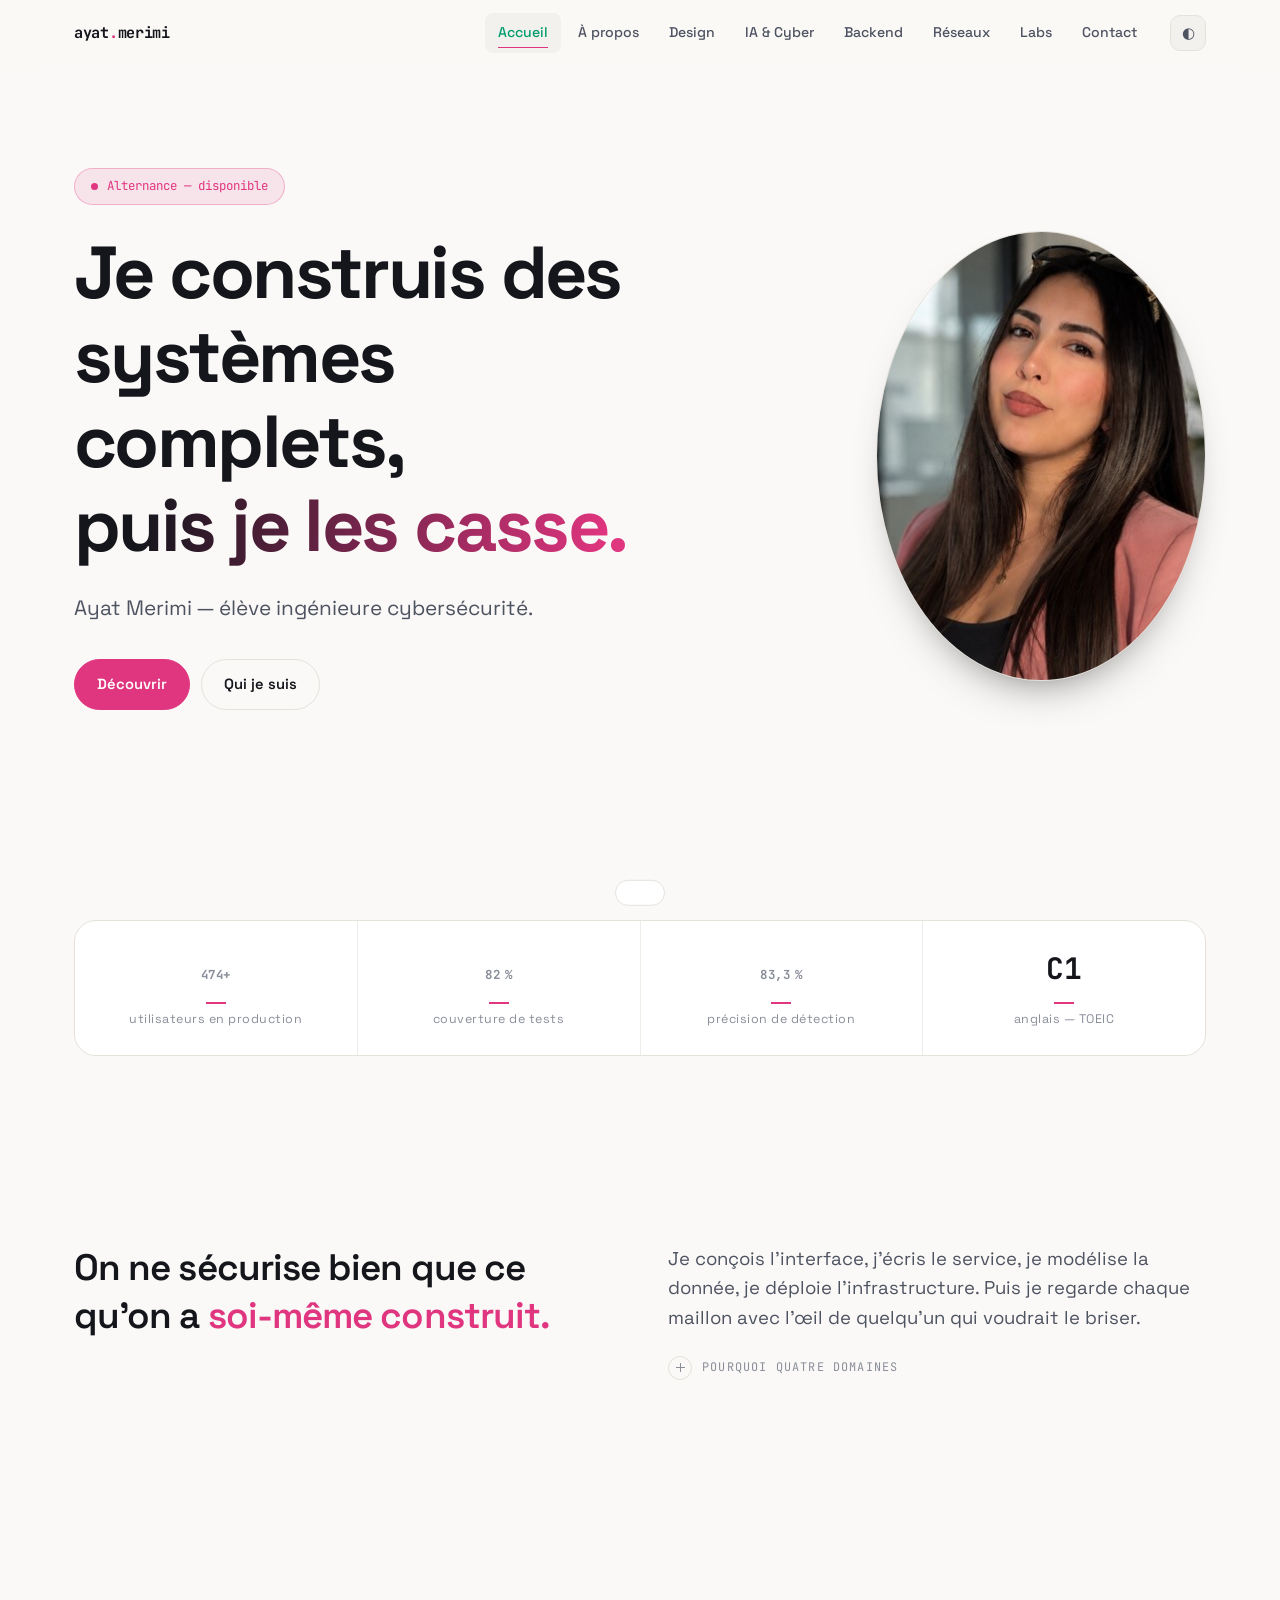
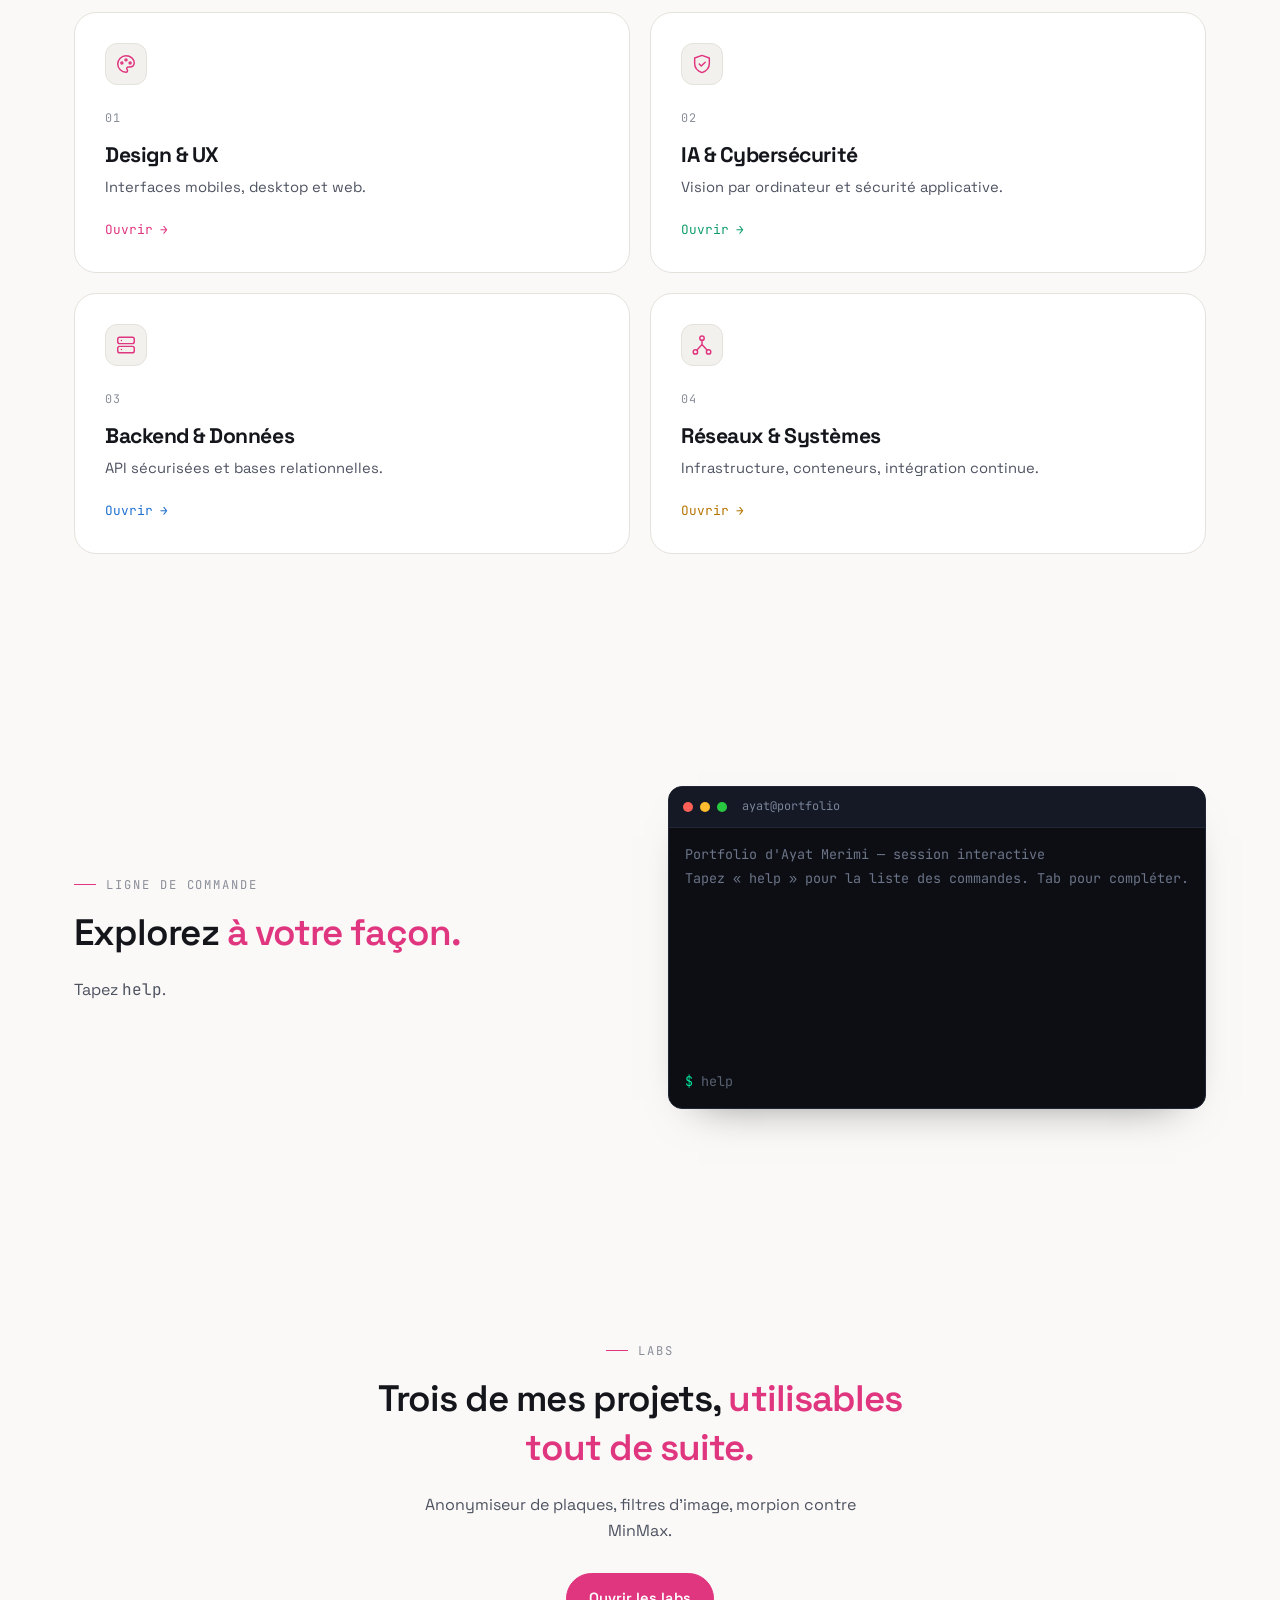
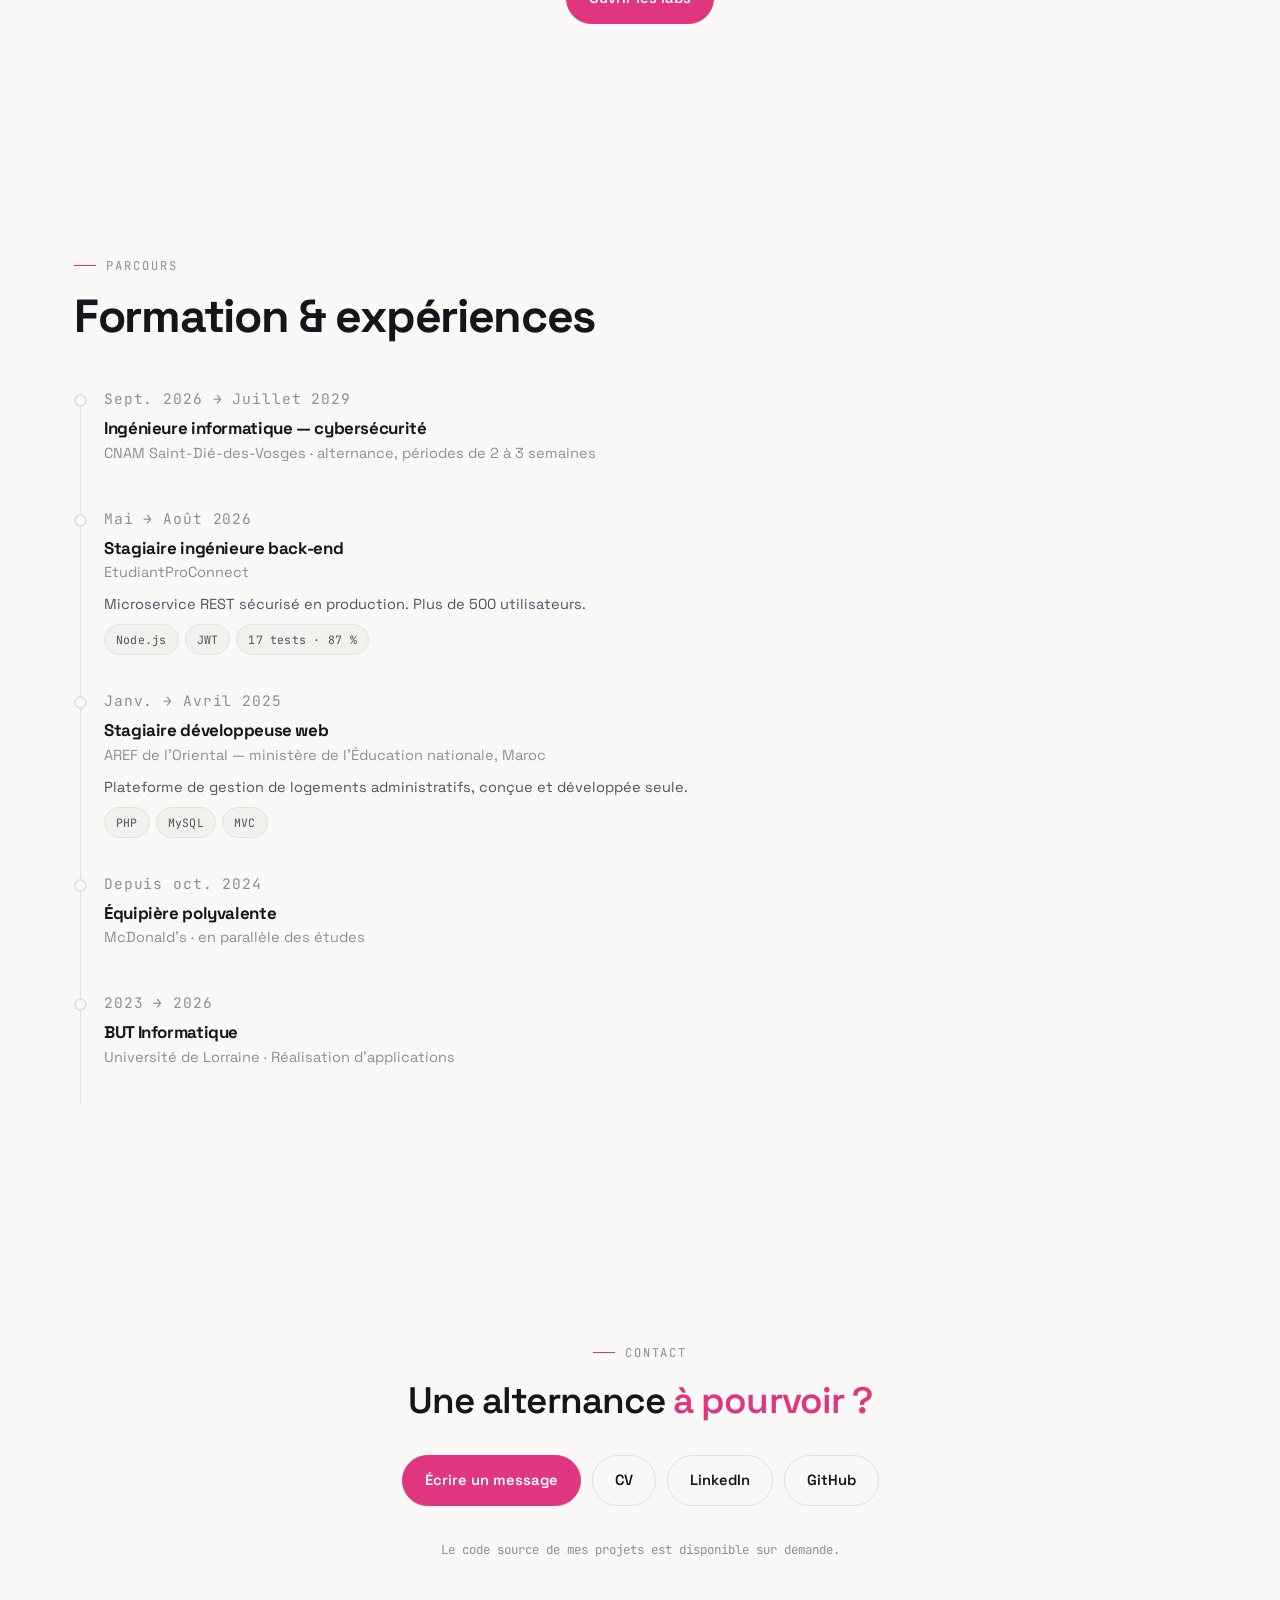
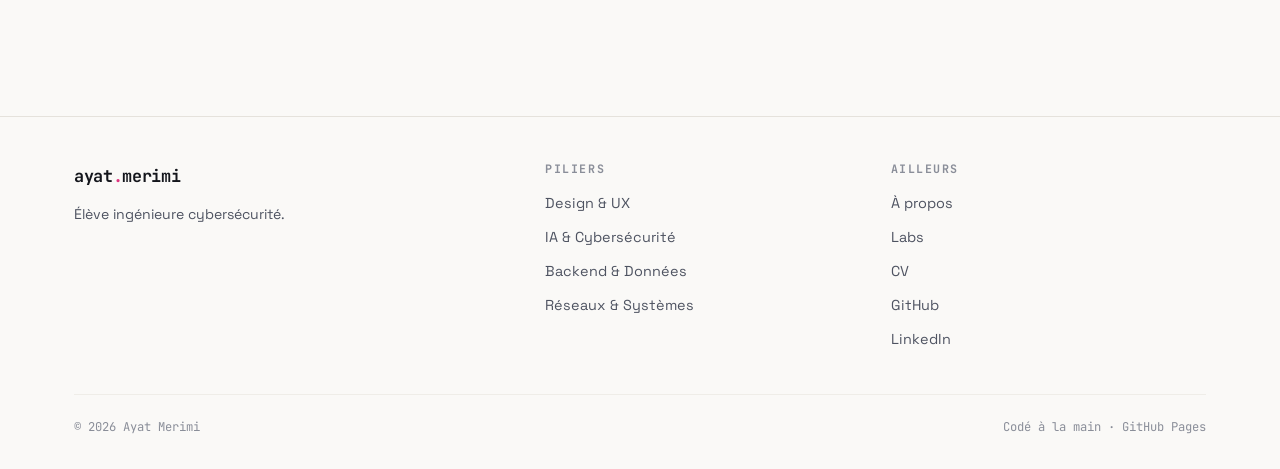
<file: index.html>
<!DOCTYPE html>
<html lang="fr" data-theme="light">
<head>
<meta charset="utf-8">
<meta name="viewport" content="width=device-width, initial-scale=1">
<title>Ayat Merimi — Développement &amp; Cybersécurité</title>
<meta name="description" content="Portfolio d'Ayat Merimi, élève ingénieure cybersécurité. Développement full stack, sécurité applicative, vision par ordinateur, infrastructure.">
<meta name="author" content="Ayat Merimi">
<link rel="canonical" href="https://merimia.github.io/">
<meta property="og:type" content="website">
<meta property="og:url" content="https://merimia.github.io/">
<meta property="og:title" content="Ayat Merimi — Développement & Cybersécurité">
<meta property="og:description" content="Je construis des systèmes complets — puis j'essaie de les casser.">
<meta property="og:image" content="https://merimia.github.io/assets/img/og.png">
<meta name="twitter:card" content="summary_large_image">
<link rel="icon" href="data:image/svg+xml,<svg xmlns='http://www.w3.org/2000/svg' viewBox='0 0 100 100'><rect width='100' height='100' rx='22' fill='%23faf9f7'/><text y='72' x='50' text-anchor='middle' font-size='58' font-family='monospace' fill='%23ff5fa2'>&#8250;</text></svg>">
<link rel="preconnect" href="https://fonts.googleapis.com">
<link rel="preconnect" href="https://fonts.gstatic.com" crossorigin>
<link href="https://fonts.googleapis.com/css2?family=JetBrains+Mono:wght@400;500;700&family=Space+Grotesk:wght@400;500;600;700&display=swap" rel="stylesheet">
<link rel="stylesheet" href="assets/css/main.css">
<link rel="stylesheet" href="assets/css/fx.css">
<script type="application/ld+json">
{
  "@context": "https://schema.org",
  "@type": "Person",
  "name": "Ayat Merimi",
  "url": "https://merimia.github.io/",
  "email": "ayamerimi2016@gmail.com",
  "jobTitle": "Élève ingénieure en cybersécurité",
  "alumniOf": [
    { "@type": "CollegeOrUniversity", "name": "Université de Lorraine — BUT Informatique" },
    { "@type": "CollegeOrUniversity", "name": "CNAM Saint-Dié-des-Vosges" }
  ],
  "knowsAbout": ["Sécurité applicative", "Vision par ordinateur", "Développement full stack", "Réseaux et systèmes"],
  "sameAs": ["https://github.com/merimia", "https://linkedin.com/in/ayat-merimi"]
}
</script>
</head>
<body>
<svg width="0" height="0" style="position:absolute" aria-hidden="true" focusable="false"><defs>
<symbol id="i-layout" viewBox="0 0 24 24"><rect x="3" y="4" width="18" height="16" rx="2"/><path d="M3 9h18M9 9v11"/></symbol>
<symbol id="i-palette" viewBox="0 0 24 24"><path d="M12 3a9 9 0 1 0 0 18c1 0 1.7-.8 1.7-1.7 0-.5-.2-.9-.5-1.2-.3-.3-.5-.7-.5-1.1 0-1 .8-1.7 1.7-1.7H16A5 5 0 0 0 21 11c0-4.4-4-8-9-8z"/><circle cx="7.5" cy="11" r="1.1"/><circle cx="12" cy="7.5" r="1.1"/><circle cx="16.5" cy="11" r="1.1"/></symbol>
<symbol id="i-phone" viewBox="0 0 24 24"><rect x="6" y="2.5" width="12" height="19" rx="2.5"/><path d="M10.5 18.5h3"/></symbol>
<symbol id="i-desktop" viewBox="0 0 24 24"><rect x="2.5" y="4" width="19" height="12.5" rx="2"/><path d="M8 20.5h8M12 16.5v4"/></symbol>
<symbol id="i-cube" viewBox="0 0 24 24"><path d="M12 2.8 20.5 7v10L12 21.2 3.5 17V7z"/><path d="M3.5 7 12 11.4 20.5 7M12 11.4v9.8"/></symbol>
<symbol id="i-grid" viewBox="0 0 24 24"><rect x="3" y="3" width="7.5" height="7.5" rx="1.5"/><rect x="13.5" y="3" width="7.5" height="7.5" rx="1.5"/><rect x="3" y="13.5" width="7.5" height="7.5" rx="1.5"/><rect x="13.5" y="13.5" width="7.5" height="7.5" rx="1.5"/></symbol>
<symbol id="i-eye" viewBox="0 0 24 24"><path d="M2 12s3.8-6.5 10-6.5S22 12 22 12s-3.8 6.5-10 6.5S2 12 2 12z"/><circle cx="12" cy="12" r="2.8"/></symbol>
<symbol id="i-shield" viewBox="0 0 24 24"><path d="M12 2.6 20 5.5v6c0 5-3.4 8.3-8 9.9-4.6-1.6-8-4.9-8-9.9v-6z"/><path d="m9 12 2.2 2.2L15.5 10"/></symbol>
<symbol id="i-lock" viewBox="0 0 24 24"><rect x="4.5" y="10" width="15" height="10.5" rx="2.5"/><path d="M8 10V7.5a4 4 0 0 1 8 0V10"/></symbol>
<symbol id="i-key" viewBox="0 0 24 24"><circle cx="8" cy="15.5" r="4.2"/><path d="m11.2 12.6 8.3-8.3M16.5 7.3l2.4 2.4M14.2 9.6l2.4 2.4"/></symbol>
<symbol id="i-database" viewBox="0 0 24 24"><ellipse cx="12" cy="5.8" rx="7.8" ry="3.2"/><path d="M4.2 5.8v12.4c0 1.8 3.5 3.2 7.8 3.2s7.8-1.4 7.8-3.2V5.8"/><path d="M4.2 12c0 1.8 3.5 3.2 7.8 3.2s7.8-1.4 7.8-3.2"/></symbol>
<symbol id="i-chart" viewBox="0 0 24 24"><path d="M3.5 20.5h17"/><rect x="5.5" y="11" width="3.4" height="6.5" rx="1"/><rect x="10.3" y="6.5" width="3.4" height="11" rx="1"/><rect x="15.1" y="13.5" width="3.4" height="4" rx="1"/></symbol>
<symbol id="i-bug" viewBox="0 0 24 24"><rect x="7" y="7.5" width="10" height="12" rx="5"/><path d="M9 6.2A3 3 0 0 1 15 6.2M7 12H3.2M20.8 12H17M7.6 8 4.8 5.6M16.4 8l2.8-2.4M7.6 17.6l-2.8 2.6M16.4 17.6l2.8 2.6"/></symbol>
<symbol id="i-code" viewBox="0 0 24 24"><path d="m8 7-5 5 5 5M16 7l5 5-5 5M13.5 4.5l-3 15"/></symbol>
<symbol id="i-braces" viewBox="0 0 24 24"><path d="M8.5 3.5c-2 0-2.5 1-2.5 3v2c0 2-1 3-2.5 3 1.5 0 2.5 1 2.5 3v2c0 2 .5 3 2.5 3M15.5 3.5c2 0 2.5 1 2.5 3v2c0 2 1 3 2.5 3-1.5 0-2.5 1-2.5 3v2c0 2-.5 3-2.5 3"/></symbol>
<symbol id="i-server" viewBox="0 0 24 24"><rect x="3" y="3.5" width="18" height="7" rx="2"/><rect x="3" y="13.5" width="18" height="7" rx="2"/><path d="M7 7h.01M7 17h.01"/></symbol>
<symbol id="i-layers" viewBox="0 0 24 24"><path d="m12 2.8 9 4.6-9 4.6-9-4.6z"/><path d="m3 12.5 9 4.6 9-4.6M3 17.2l9 4.6 9-4.6"/></symbol>
<symbol id="i-flask" viewBox="0 0 24 24"><path d="M9.5 2.8v6.4L4.2 18.4c-.9 1.5.2 3.3 2 3.3h11.6c1.8 0 2.9-1.8 2-3.3L14.5 9.2V2.8"/><path d="M8.5 2.8h7M6.6 14.5h10.8"/></symbol>
<symbol id="i-network" viewBox="0 0 24 24"><circle cx="12" cy="4.5" r="2.4"/><circle cx="4.8" cy="19.5" r="2.4"/><circle cx="19.2" cy="19.5" r="2.4"/><path d="M12 6.9v4.6M12 11.5 6.3 17.6M12 11.5l5.7 6.1"/></symbol>
<symbol id="i-route" viewBox="0 0 24 24"><circle cx="5.5" cy="5.5" r="2.6"/><circle cx="18.5" cy="18.5" r="2.6"/><path d="M8.1 5.5h5.4a4 4 0 0 1 0 8h-3a4 4 0 0 0 0 8h5.4"/></symbol>
<symbol id="i-wall" viewBox="0 0 24 24"><rect x="2.8" y="4" width="18.4" height="16" rx="2"/><path d="M2.8 9.3h18.4M2.8 14.7h18.4M8.5 4v5.3M15.5 4v5.3M6 9.3v5.4M12 9.3v5.4M18 9.3v5.4M9 14.7V20M15.5 14.7V20"/></symbol>
<symbol id="i-search" viewBox="0 0 24 24"><circle cx="10.5" cy="10.5" r="6.8"/><path d="m15.5 15.5 5 5"/></symbol>
<symbol id="i-terminal" viewBox="0 0 24 24"><rect x="2.5" y="4" width="19" height="16" rx="2.5"/><path d="m7 10 2.6 2.4L7 14.8M12.8 15h4"/></symbol>
<symbol id="i-box" viewBox="0 0 24 24"><rect x="3" y="3.5" width="18" height="17" rx="2.5"/><path d="M3 9h18M8 3.5V9M13 3.5V9"/></symbol>
<symbol id="i-plane" viewBox="0 0 24 24"><path d="M10.5 19.5 12 21l1.5-1.5-.6-4.4 6.4 1.9c.7.2 1.4-.4 1.2-1.1l-.5-1.7a1.6 1.6 0 0 0-.8-1L13 9.6V5a2 2 0 0 0-2-2 2 2 0 0 0-2 2v4.6l-6.2 3.6c-.4.2-.7.6-.8 1l-.5 1.7c-.2.7.5 1.3 1.2 1.1l6.4-1.9z"/></symbol>
<symbol id="i-leaf" viewBox="0 0 24 24"><path d="M4 20.5c0-8 5-14 16-15.5C21 14 16 20.5 8 20.5z"/><path d="M4 20.5C8 15 12 12 18 9.5"/></symbol>
<symbol id="i-building" viewBox="0 0 24 24"><rect x="4" y="2.8" width="16" height="18.4" rx="2"/><path d="M8.5 7h2M13.5 7h2M8.5 11.5h2M13.5 11.5h2M10 21.2v-4.4h4v4.4"/></symbol>
<symbol id="i-flag" viewBox="0 0 24 24"><path d="M5 21.5V3.2M5 4.2c4.5-2 9.5 2 14 0v9.6c-4.5 2-9.5-2-14 0"/></symbol>
<symbol id="i-list" viewBox="0 0 24 24"><path d="M9 6.5h11M9 12h11M9 17.5h11M4.5 6.5h.01M4.5 12h.01M4.5 17.5h.01"/></symbol>
<symbol id="i-swatch" viewBox="0 0 24 24"><path d="M4.5 3.5h6v13a3 3 0 0 1-6 0z"/><path d="M10.5 10.2 15 5.7l4.2 4.2-8.7 8.7M8.5 16.5h.01M12.5 20.5h7"/></symbol>
<symbol id="i-target" viewBox="0 0 24 24"><circle cx="12" cy="12" r="8.5"/><circle cx="12" cy="12" r="4.5"/><circle cx="12" cy="12" r=".8"/></symbol>
</defs></svg>

<div id="boot" role="status" aria-label="Chargement">
  <div class="boot-inner">
    <p class="boot-line mono">&gt; ayat.merimi</p>
    <p class="boot-line mono">&gt; <b>prêt</b></p>
    <div class="boot-bar"><i></i></div>
  </div>
</div>

<div id="progress"></div>
<a class="skip-link" href="#main">Aller au contenu</a>

<header class="nav">
  <div class="wrap">
    <a class="brand" href="index.html">ayat<span>.</span>merimi</a>
    <nav class="nav-links" id="nav-links" aria-label="Navigation principale">
      <a href="index.html" class="active">Accueil</a>
      <a href="apropos.html">À propos</a>
      <a href="design.html">Design</a>
      <a href="ia-cyber.html">IA&nbsp;&amp;&nbsp;Cyber</a>
      <a href="backend.html">Backend</a>
      <a href="reseaux.html">Réseaux</a>
      <a href="labs.html">Labs</a>
      <a href="#contact">Contact</a>
    </nav>
    <button class="icon-btn" id="theme-btn" aria-label="Changer de thème" title="Changer de thème">◑</button>
    <button class="icon-btn burger" id="burger" aria-label="Menu" aria-expanded="false" aria-controls="nav-links">☰</button>
  </div>
</header>

<main id="main">

<section class="hero">
  <div class="wrap">
    <div class="about-hero">
      <div>
        <span class="pill-status rv in"><i class="dot"></i> Alternance — disponible</span>
        <h1 class="rv in" style="margin:26px 0 22px;max-width:13ch">
          Je construis des systèmes complets,<br><span class="grad">puis je les casse.</span>
        </h1>
        <p class="hero-sub rv in rv-d1" style="margin:0 0 34px">
          Ayat Merimi — élève ingénieure cybersécurité.
        </p>
        <div class="hero-actions rv in rv-d2">
          <a class="btn btn-primary" href="#piliers">Découvrir</a>
          <a class="btn btn-ghost" href="apropos.html">Qui je suis</a>
        </div>
      </div>
      <img class="portrait rv in rv-d1"
           src="assets/img/portrait.jpg"
           srcset="assets/img/portrait.jpg 450w, assets/img/portrait@2x.jpg 800w"
           sizes="(max-width: 820px) 260px, 330px"
           width="450" height="450" loading="eager" decoding="async"
           alt="Portrait d'Ayat Merimi">
    </div>
  </div>
</section>

<section class="tight">
  <div class="wrap">
    <div class="stats rv">
      <div class="stat"><b><span data-count="500" data-suffix="+">0</span></b><span>utilisateurs en production</span></div>
      <div class="stat"><b><span data-count="87" data-suffix="&#8239;%">0</span></b><span>couverture de tests</span></div>
      <div class="stat"><b><span data-count="88" data-suffix=",3&#8239;%">0</span></b><span>précision de détection</span></div>
      <div class="stat"><b>C1</b><span>anglais — TOEIC</span></div>
    </div>
  </div>
</section>

<section>
  <div class="wrap">
    <div class="grid g-2" style="align-items:start;gap:56px">
      <p class="claim rv">On ne sécurise bien que ce qu'on a <em>soi-même construit.</em></p>
      <div class="rv rv-d1">
        <p class="lede">
          Je conçois l'interface, j'écris le service, je modélise la donnée, je déploie l'infrastructure.
          Puis je regarde chaque maillon avec l'œil de quelqu'un qui voudrait le briser.
        </p>
        <details class="more">
          <summary><span class="pl"></span> Pourquoi quatre domaines</summary>
          <div class="more-body">
            <p style="font-size:.93rem">
              Une injection se comprend mieux quand on a écrit la requête. Un défaut d'authentification
              saute aux yeux quand on a implémenté le jeton. Une fuite de données se prévient dès la
              maquette, pas au moment de l'audit.
            </p>
            <p style="font-size:.93rem;margin-bottom:0">
              Ce n'est pas de la dispersion. C'est une chaîne : concevoir, construire, déployer, éprouver.
              Chaque pilier ci-dessous en est un maillon.
            </p>
          </div>
        </details>
      </div>
    </div>
  </div>
</section>

<section id="piliers">
  <div class="wrap">
    <div class="grid g-2">

      <a class="gate rv" data-pillar="design" href="design.html">
        <span class="card-ico" style="margin-bottom:18px"><svg class="ico"><use href="#i-palette"/></svg></span>
        <span class="gate-n">01</span>
        <h3>Design &amp; UX</h3>
        <p>Interfaces mobiles, desktop et web.</p>
        <span class="gate-go">Ouvrir <span>→</span></span>
      </a>

      <a class="gate rv rv-d1" data-pillar="cyber" href="ia-cyber.html">
        <span class="card-ico" style="margin-bottom:18px"><svg class="ico"><use href="#i-shield"/></svg></span>
        <span class="gate-n">02</span>
        <h3>IA &amp; Cybersécurité</h3>
        <p>Vision par ordinateur et sécurité applicative.</p>
        <span class="gate-go">Ouvrir <span>→</span></span>
      </a>

      <a class="gate rv rv-d2" data-pillar="back" href="backend.html">
        <span class="card-ico" style="margin-bottom:18px"><svg class="ico"><use href="#i-server"/></svg></span>
        <span class="gate-n">03</span>
        <h3>Backend &amp; Données</h3>
        <p>API sécurisées et bases relationnelles.</p>
        <span class="gate-go">Ouvrir <span>→</span></span>
      </a>

      <a class="gate rv rv-d3" data-pillar="net" href="reseaux.html">
        <span class="card-ico" style="margin-bottom:18px"><svg class="ico"><use href="#i-network"/></svg></span>
        <span class="gate-n">04</span>
        <h3>Réseaux &amp; Systèmes</h3>
        <p>Infrastructure, conteneurs, intégration continue.</p>
        <span class="gate-go">Ouvrir <span>→</span></span>
      </a>

    </div>
  </div>
</section>

<section>
  <div class="wrap">
    <div class="grid g-2" style="align-items:center;gap:56px">
      <div class="rv">
        <p class="eyebrow">Ligne de commande</p>
        <p class="claim" style="margin-bottom:20px">Explorez <em>à votre façon.</em></p>
        <p class="lede" style="font-size:1rem">Tapez <code>help</code>.</p>
      </div>
      <div class="term rv rv-d1">
        <div class="term-bar"><i></i><i></i><i></i><em>ayat@portfolio</em></div>
        <div class="term-body" id="term-body"></div>
        <div class="term-input">
          <span class="mono">$</span>
          <label class="sr-only" for="term-input">Saisir une commande</label>
          <input id="term-input" autocomplete="off" spellcheck="false" placeholder="help">
        </div>
      </div>
    </div>
  </div>
</section>

<section>
  <div class="wrap" style="text-align:center">
    <p class="eyebrow rv" style="justify-content:center">Labs</p>
    <p class="claim rv" style="margin:0 auto 20px;max-width:24ch">Trois de mes projets, <em>utilisables tout de suite.</em></p>
    <p class="lede rv rv-d1" style="margin:0 auto 30px;font-size:1rem">
      Anonymiseur de plaques, filtres d'image, morpion contre MinMax.
    </p>
    <a class="btn btn-primary rv rv-d2" href="labs.html">Ouvrir les labs</a>
  </div>
</section>

<section>
  <div class="wrap">
    <p class="eyebrow rv">Parcours</p>
    <h2 class="rv" style="margin-bottom:44px">Formation &amp; expériences</h2>

    <div class="timeline rv">
      <div class="tl-fill"></div>

      <article class="tl-item">
        <p class="tl-date">Sept. 2026 → Juillet 2029</p>
        <h3>Ingénieure informatique — cybersécurité</h3>
        <p class="tl-org">CNAM Saint-Dié-des-Vosges · alternance, périodes de 2 à 3 semaines</p>
      </article>

      <article class="tl-item">
        <p class="tl-date">Mai → Août 2026</p>
        <h3>Stagiaire ingénieure back-end</h3>
        <p class="tl-org">EtudiantProConnect</p>
        <p>Microservice REST sécurisé en production. Plus de 500 utilisateurs.</p>
        <div class="chips"><span class="chip">Node.js</span><span class="chip">JWT</span><span class="chip">17 tests · 87 %</span></div>
      </article>

      <article class="tl-item">
        <p class="tl-date">Janv. → Avril 2025</p>
        <h3>Stagiaire développeuse web</h3>
        <p class="tl-org">AREF de l'Oriental — ministère de l'Éducation nationale, Maroc</p>
        <p>Plateforme de gestion de logements administratifs, conçue et développée seule.</p>
        <div class="chips"><span class="chip">PHP</span><span class="chip">MySQL</span><span class="chip">MVC</span></div>
      </article>

      <article class="tl-item">
        <p class="tl-date">Depuis oct. 2024</p>
        <h3>Équipière polyvalente</h3>
        <p class="tl-org">McDonald's · en parallèle des études</p>
      </article>

      <article class="tl-item">
        <p class="tl-date">2023 → 2026</p>
        <h3>BUT Informatique</h3>
        <p class="tl-org">Université de Lorraine · Réalisation d'applications</p>
      </article>
    </div>
  </div>
</section>

<section id="contact">
  <div class="wrap" style="text-align:center">
    <p class="eyebrow rv" style="justify-content:center">Contact</p>
    <p class="claim rv" style="margin:0 auto 30px;max-width:20ch">Une alternance <em>à pourvoir ?</em></p>
    <div class="hero-actions rv rv-d1" style="justify-content:center">
      <a class="btn btn-primary" href="mailto:ayamerimi2016@gmail.com">Écrire un message</a>
      <a class="btn btn-ghost" href="cv-ayat-merimi.pdf" target="_blank" rel="noopener">CV</a>
      <a class="btn btn-ghost" href="https://linkedin.com/in/ayat-merimi" target="_blank" rel="noopener">LinkedIn</a>
      <a class="btn btn-ghost" href="https://github.com/merimia" target="_blank" rel="noopener">GitHub</a>
    </div>
    <p class="rv rv-d2" style="font-family:var(--f-mono);font-size:.78rem;color:var(--txt-3);margin:28px 0 0">
      Le code source de mes projets est disponible sur demande.
    </p>
  </div>
</section>

</main>

<footer>
  <div class="wrap">
    <div class="foot-grid">
      <div>
        <a class="brand" href="index.html" style="font-size:1.05rem">ayat<span>.</span>merimi</a>
        <p style="font-size:.88rem;margin-top:12px;max-width:30ch">Élève ingénieure cybersécurité.</p>
      </div>
      <div><h4>Piliers</h4><ul>
        <li><a href="design.html">Design &amp; UX</a></li>
        <li><a href="ia-cyber.html">IA &amp; Cybersécurité</a></li>
        <li><a href="backend.html">Backend &amp; Données</a></li>
        <li><a href="reseaux.html">Réseaux &amp; Systèmes</a></li>
      </ul></div>
      <div><h4>Ailleurs</h4><ul>
        <li><a href="apropos.html">À propos</a></li>
        <li><a href="labs.html">Labs</a></li>
        <li><a href="cv-ayat-merimi.pdf" target="_blank" rel="noopener">CV</a></li>
        <li><a href="https://github.com/merimia" target="_blank" rel="noopener">GitHub</a></li>
        <li><a href="https://linkedin.com/in/ayat-merimi" target="_blank" rel="noopener">LinkedIn</a></li>
      </ul></div>
    </div>
    <div class="foot-base">
      <span>© <span data-year>2026</span> Ayat Merimi</span>
      <span>Codé à la main · GitHub Pages</span>
    </div>
  </div>
</footer>

<div id="egg" role="status" aria-live="polite"></div>
<script src="assets/js/core.js" defer></script>
<script src="assets/js/fx.js" defer></script>
</body>
</html>
</file>
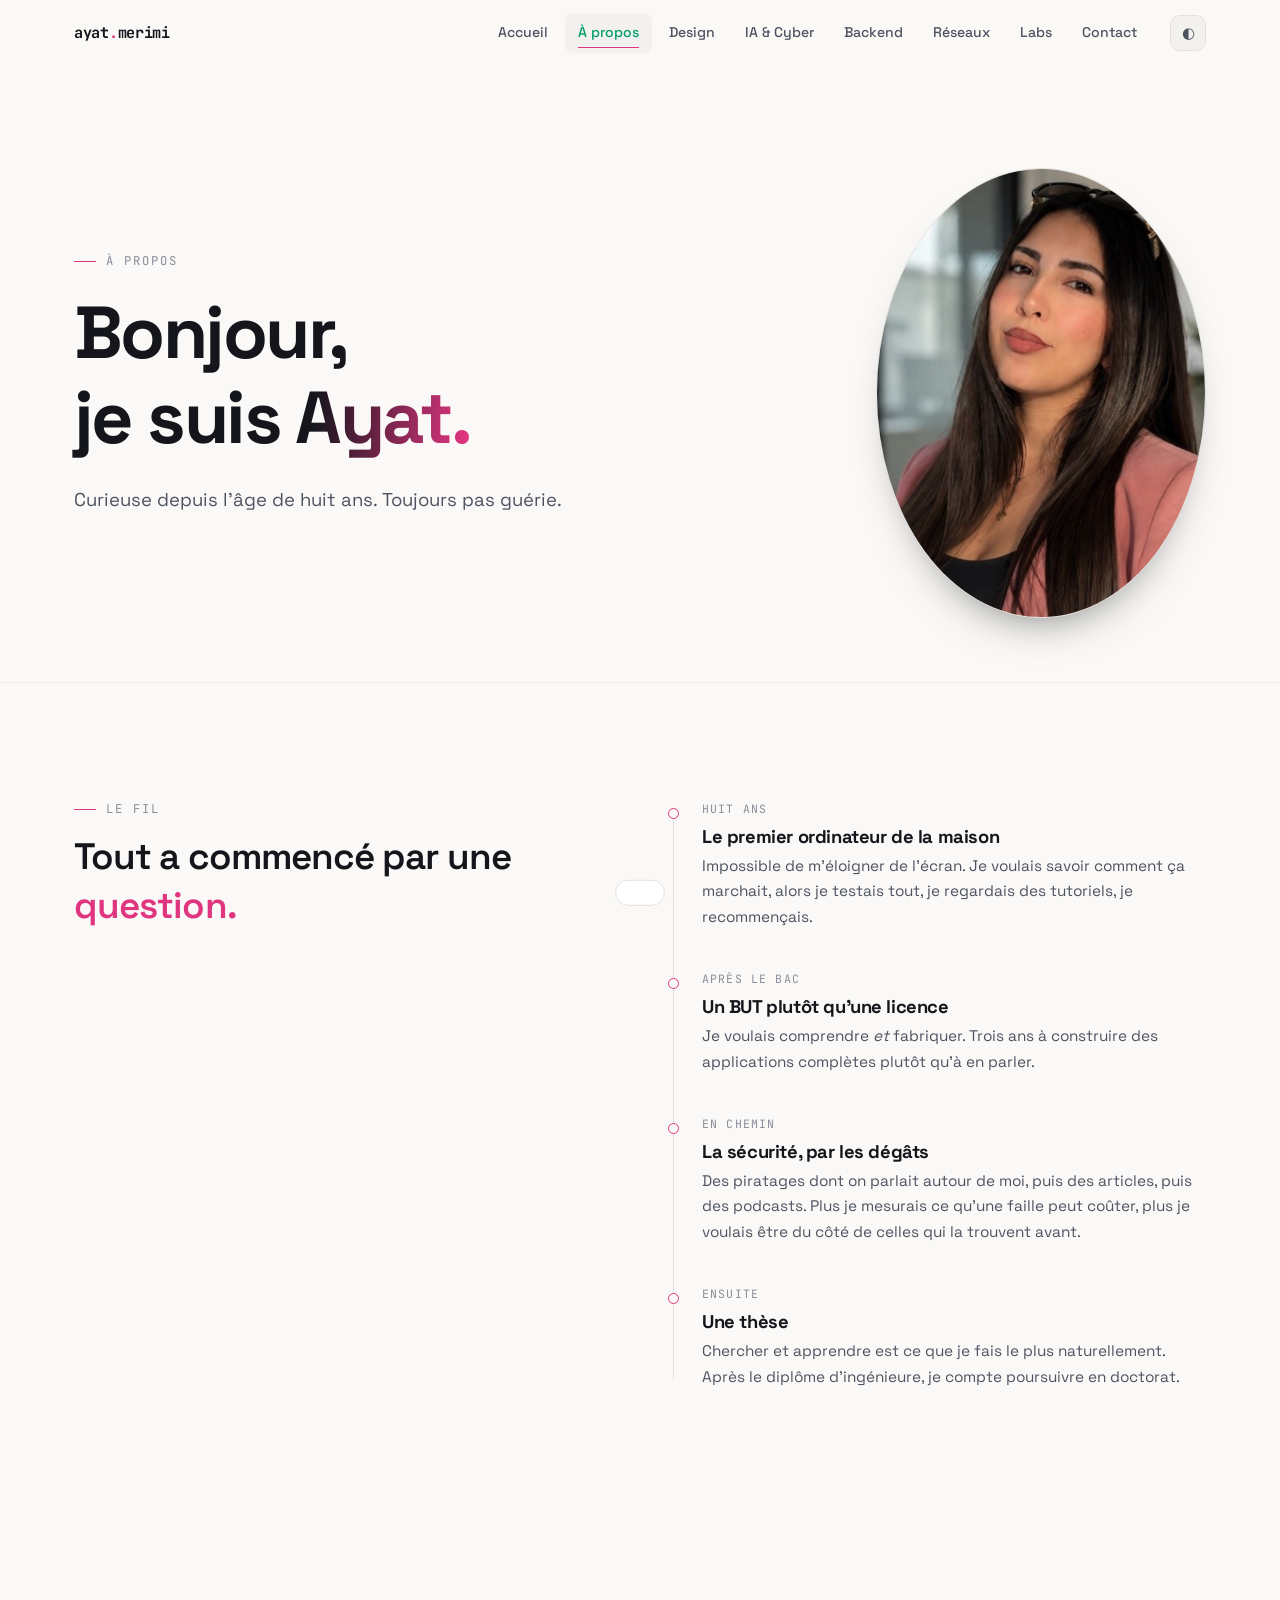
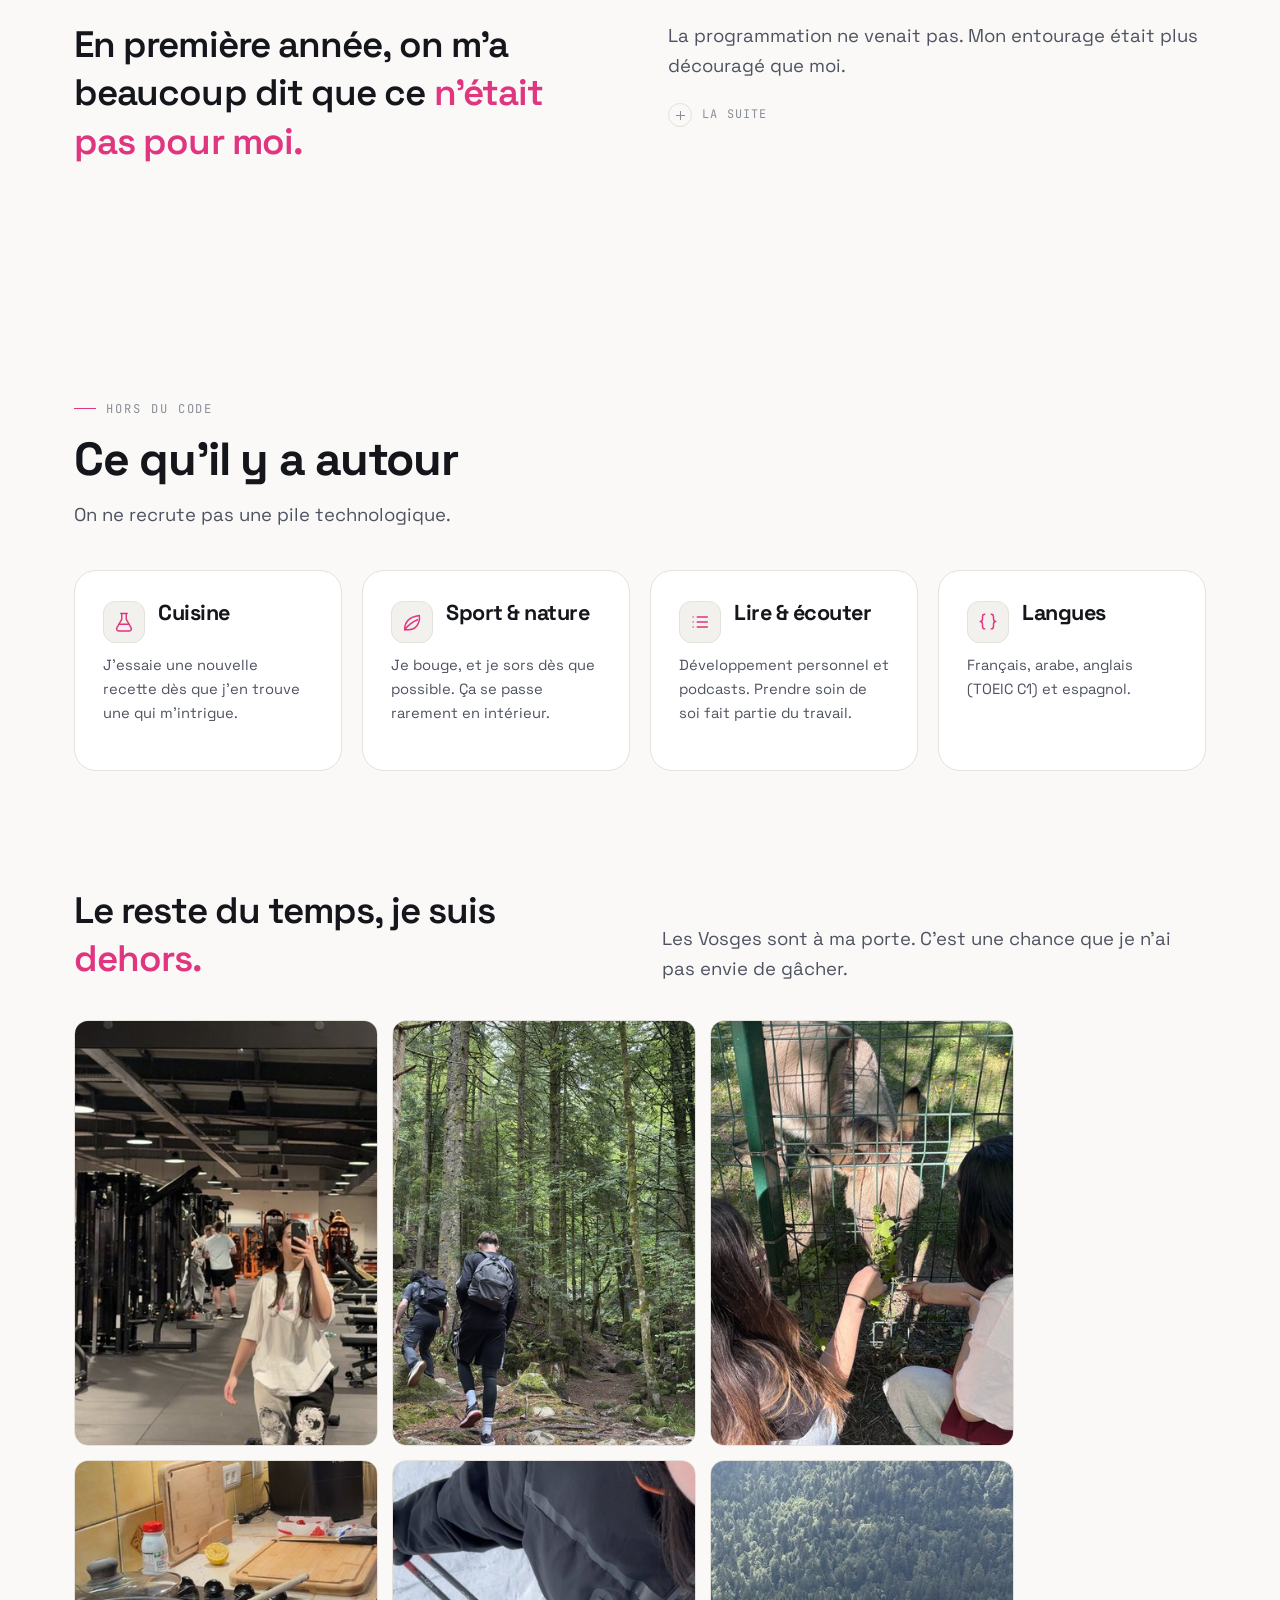
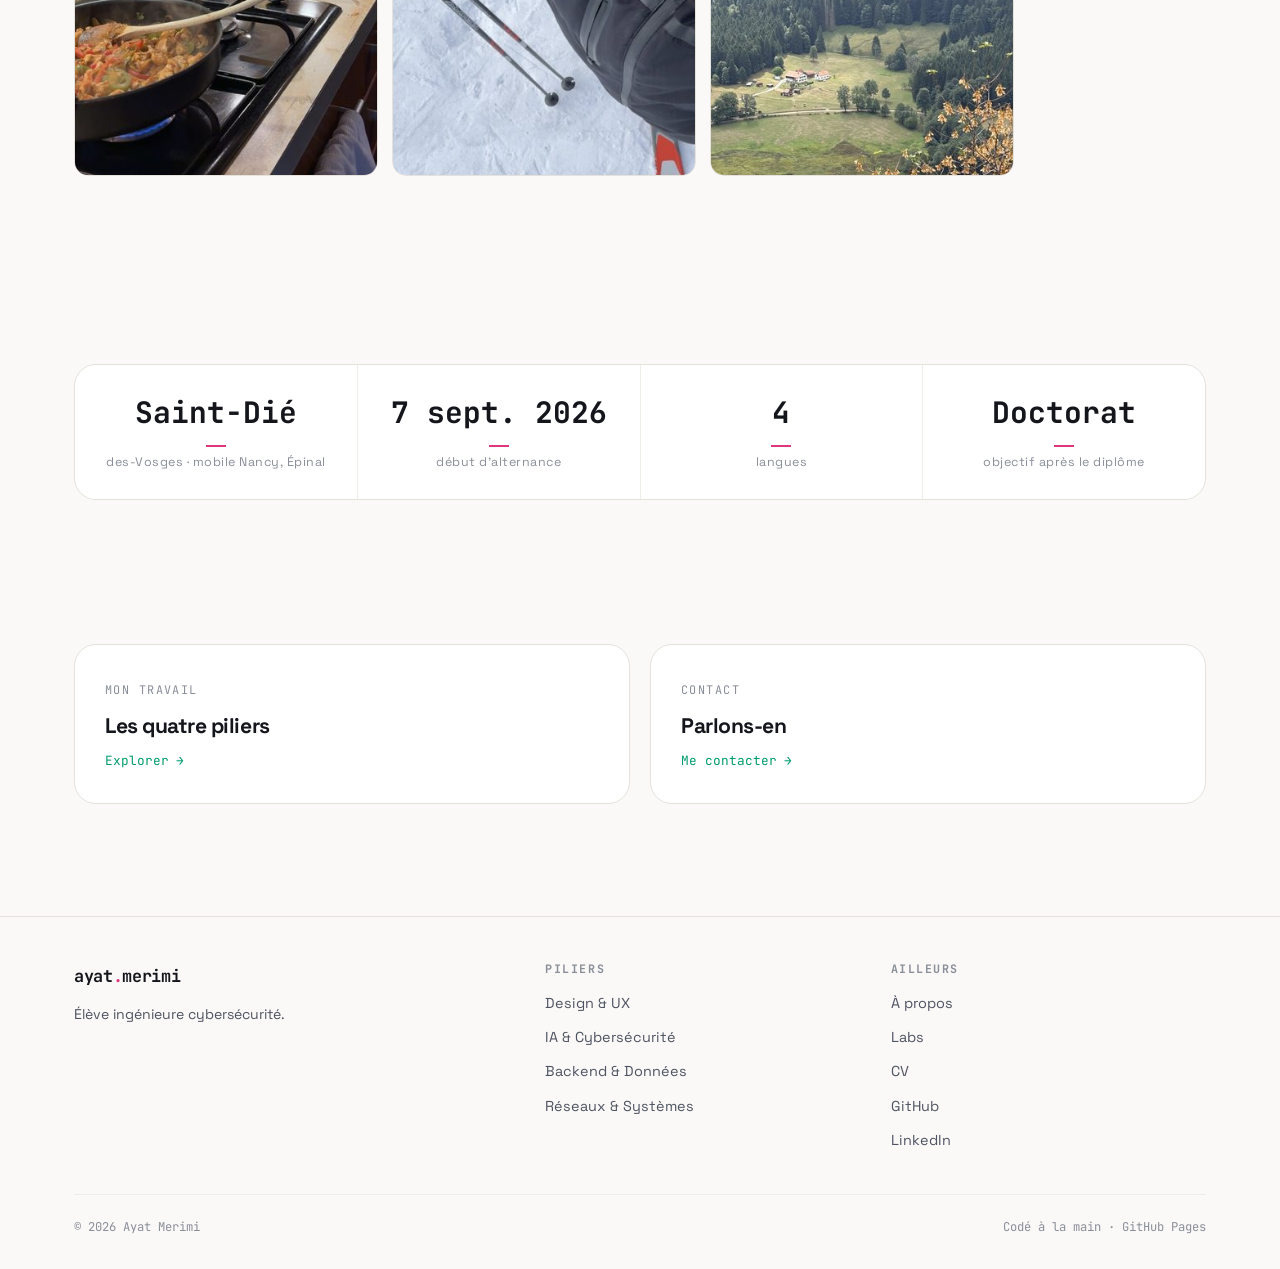
<file: apropos.html>
<!DOCTYPE html>
<html lang="fr" data-theme="light">
<head>
<meta charset="utf-8">
<meta name="viewport" content="width=device-width, initial-scale=1">
<title>À propos — Ayat Merimi</title>
<meta name="description" content="Ayat Merimi, élève ingénieure cybersécurité. Mon parcours depuis le premier ordinateur de la maison, et ce que je fais quand je ne code pas.">
<link rel="canonical" href="https://merimia.github.io/apropos.html">
<meta property="og:title" content="À propos — Ayat Merimi">
<meta property="og:description" content="Curieuse depuis l'âge de huit ans. Toujours pas guérie.">
<meta property="og:image" content="https://merimia.github.io/assets/img/og.png">
<meta property="og:type" content="website">
<meta name="twitter:card" content="summary_large_image">
<link rel="icon" href="data:image/svg+xml,<svg xmlns='http://www.w3.org/2000/svg' viewBox='0 0 100 100'><rect width='100' height='100' rx='22' fill='%23faf9f7'/><text y='72' x='50' text-anchor='middle' font-size='58' font-family='monospace' fill='%23ff5fa2'>&#8250;</text></svg>">
<link rel="preconnect" href="https://fonts.googleapis.com">
<link rel="preconnect" href="https://fonts.gstatic.com" crossorigin>
<link href="https://fonts.googleapis.com/css2?family=JetBrains+Mono:wght@400;500;700&family=Space+Grotesk:wght@400;500;600;700&display=swap" rel="stylesheet">
<link rel="stylesheet" href="assets/css/main.css">
<link rel="stylesheet" href="assets/css/fx.css">
</head>
<body>
<svg width="0" height="0" style="position:absolute" aria-hidden="true" focusable="false"><defs>
<symbol id="i-layout" viewBox="0 0 24 24"><rect x="3" y="4" width="18" height="16" rx="2"/><path d="M3 9h18M9 9v11"/></symbol>
<symbol id="i-palette" viewBox="0 0 24 24"><path d="M12 3a9 9 0 1 0 0 18c1 0 1.7-.8 1.7-1.7 0-.5-.2-.9-.5-1.2-.3-.3-.5-.7-.5-1.1 0-1 .8-1.7 1.7-1.7H16A5 5 0 0 0 21 11c0-4.4-4-8-9-8z"/><circle cx="7.5" cy="11" r="1.1"/><circle cx="12" cy="7.5" r="1.1"/><circle cx="16.5" cy="11" r="1.1"/></symbol>
<symbol id="i-phone" viewBox="0 0 24 24"><rect x="6" y="2.5" width="12" height="19" rx="2.5"/><path d="M10.5 18.5h3"/></symbol>
<symbol id="i-desktop" viewBox="0 0 24 24"><rect x="2.5" y="4" width="19" height="12.5" rx="2"/><path d="M8 20.5h8M12 16.5v4"/></symbol>
<symbol id="i-cube" viewBox="0 0 24 24"><path d="M12 2.8 20.5 7v10L12 21.2 3.5 17V7z"/><path d="M3.5 7 12 11.4 20.5 7M12 11.4v9.8"/></symbol>
<symbol id="i-grid" viewBox="0 0 24 24"><rect x="3" y="3" width="7.5" height="7.5" rx="1.5"/><rect x="13.5" y="3" width="7.5" height="7.5" rx="1.5"/><rect x="3" y="13.5" width="7.5" height="7.5" rx="1.5"/><rect x="13.5" y="13.5" width="7.5" height="7.5" rx="1.5"/></symbol>
<symbol id="i-eye" viewBox="0 0 24 24"><path d="M2 12s3.8-6.5 10-6.5S22 12 22 12s-3.8 6.5-10 6.5S2 12 2 12z"/><circle cx="12" cy="12" r="2.8"/></symbol>
<symbol id="i-shield" viewBox="0 0 24 24"><path d="M12 2.6 20 5.5v6c0 5-3.4 8.3-8 9.9-4.6-1.6-8-4.9-8-9.9v-6z"/><path d="m9 12 2.2 2.2L15.5 10"/></symbol>
<symbol id="i-lock" viewBox="0 0 24 24"><rect x="4.5" y="10" width="15" height="10.5" rx="2.5"/><path d="M8 10V7.5a4 4 0 0 1 8 0V10"/></symbol>
<symbol id="i-key" viewBox="0 0 24 24"><circle cx="8" cy="15.5" r="4.2"/><path d="m11.2 12.6 8.3-8.3M16.5 7.3l2.4 2.4M14.2 9.6l2.4 2.4"/></symbol>
<symbol id="i-database" viewBox="0 0 24 24"><ellipse cx="12" cy="5.8" rx="7.8" ry="3.2"/><path d="M4.2 5.8v12.4c0 1.8 3.5 3.2 7.8 3.2s7.8-1.4 7.8-3.2V5.8"/><path d="M4.2 12c0 1.8 3.5 3.2 7.8 3.2s7.8-1.4 7.8-3.2"/></symbol>
<symbol id="i-chart" viewBox="0 0 24 24"><path d="M3.5 20.5h17"/><rect x="5.5" y="11" width="3.4" height="6.5" rx="1"/><rect x="10.3" y="6.5" width="3.4" height="11" rx="1"/><rect x="15.1" y="13.5" width="3.4" height="4" rx="1"/></symbol>
<symbol id="i-bug" viewBox="0 0 24 24"><rect x="7" y="7.5" width="10" height="12" rx="5"/><path d="M9 6.2A3 3 0 0 1 15 6.2M7 12H3.2M20.8 12H17M7.6 8 4.8 5.6M16.4 8l2.8-2.4M7.6 17.6l-2.8 2.6M16.4 17.6l2.8 2.6"/></symbol>
<symbol id="i-code" viewBox="0 0 24 24"><path d="m8 7-5 5 5 5M16 7l5 5-5 5M13.5 4.5l-3 15"/></symbol>
<symbol id="i-braces" viewBox="0 0 24 24"><path d="M8.5 3.5c-2 0-2.5 1-2.5 3v2c0 2-1 3-2.5 3 1.5 0 2.5 1 2.5 3v2c0 2 .5 3 2.5 3M15.5 3.5c2 0 2.5 1 2.5 3v2c0 2 1 3 2.5 3-1.5 0-2.5 1-2.5 3v2c0 2-.5 3-2.5 3"/></symbol>
<symbol id="i-server" viewBox="0 0 24 24"><rect x="3" y="3.5" width="18" height="7" rx="2"/><rect x="3" y="13.5" width="18" height="7" rx="2"/><path d="M7 7h.01M7 17h.01"/></symbol>
<symbol id="i-layers" viewBox="0 0 24 24"><path d="m12 2.8 9 4.6-9 4.6-9-4.6z"/><path d="m3 12.5 9 4.6 9-4.6M3 17.2l9 4.6 9-4.6"/></symbol>
<symbol id="i-flask" viewBox="0 0 24 24"><path d="M9.5 2.8v6.4L4.2 18.4c-.9 1.5.2 3.3 2 3.3h11.6c1.8 0 2.9-1.8 2-3.3L14.5 9.2V2.8"/><path d="M8.5 2.8h7M6.6 14.5h10.8"/></symbol>
<symbol id="i-network" viewBox="0 0 24 24"><circle cx="12" cy="4.5" r="2.4"/><circle cx="4.8" cy="19.5" r="2.4"/><circle cx="19.2" cy="19.5" r="2.4"/><path d="M12 6.9v4.6M12 11.5 6.3 17.6M12 11.5l5.7 6.1"/></symbol>
<symbol id="i-route" viewBox="0 0 24 24"><circle cx="5.5" cy="5.5" r="2.6"/><circle cx="18.5" cy="18.5" r="2.6"/><path d="M8.1 5.5h5.4a4 4 0 0 1 0 8h-3a4 4 0 0 0 0 8h5.4"/></symbol>
<symbol id="i-wall" viewBox="0 0 24 24"><rect x="2.8" y="4" width="18.4" height="16" rx="2"/><path d="M2.8 9.3h18.4M2.8 14.7h18.4M8.5 4v5.3M15.5 4v5.3M6 9.3v5.4M12 9.3v5.4M18 9.3v5.4M9 14.7V20M15.5 14.7V20"/></symbol>
<symbol id="i-search" viewBox="0 0 24 24"><circle cx="10.5" cy="10.5" r="6.8"/><path d="m15.5 15.5 5 5"/></symbol>
<symbol id="i-terminal" viewBox="0 0 24 24"><rect x="2.5" y="4" width="19" height="16" rx="2.5"/><path d="m7 10 2.6 2.4L7 14.8M12.8 15h4"/></symbol>
<symbol id="i-box" viewBox="0 0 24 24"><rect x="3" y="3.5" width="18" height="17" rx="2.5"/><path d="M3 9h18M8 3.5V9M13 3.5V9"/></symbol>
<symbol id="i-plane" viewBox="0 0 24 24"><path d="M10.5 19.5 12 21l1.5-1.5-.6-4.4 6.4 1.9c.7.2 1.4-.4 1.2-1.1l-.5-1.7a1.6 1.6 0 0 0-.8-1L13 9.6V5a2 2 0 0 0-2-2 2 2 0 0 0-2 2v4.6l-6.2 3.6c-.4.2-.7.6-.8 1l-.5 1.7c-.2.7.5 1.3 1.2 1.1l6.4-1.9z"/></symbol>
<symbol id="i-leaf" viewBox="0 0 24 24"><path d="M4 20.5c0-8 5-14 16-15.5C21 14 16 20.5 8 20.5z"/><path d="M4 20.5C8 15 12 12 18 9.5"/></symbol>
<symbol id="i-building" viewBox="0 0 24 24"><rect x="4" y="2.8" width="16" height="18.4" rx="2"/><path d="M8.5 7h2M13.5 7h2M8.5 11.5h2M13.5 11.5h2M10 21.2v-4.4h4v4.4"/></symbol>
<symbol id="i-flag" viewBox="0 0 24 24"><path d="M5 21.5V3.2M5 4.2c4.5-2 9.5 2 14 0v9.6c-4.5 2-9.5-2-14 0"/></symbol>
<symbol id="i-list" viewBox="0 0 24 24"><path d="M9 6.5h11M9 12h11M9 17.5h11M4.5 6.5h.01M4.5 12h.01M4.5 17.5h.01"/></symbol>
<symbol id="i-swatch" viewBox="0 0 24 24"><path d="M4.5 3.5h6v13a3 3 0 0 1-6 0z"/><path d="M10.5 10.2 15 5.7l4.2 4.2-8.7 8.7M8.5 16.5h.01M12.5 20.5h7"/></symbol>
<symbol id="i-target" viewBox="0 0 24 24"><circle cx="12" cy="12" r="8.5"/><circle cx="12" cy="12" r="4.5"/><circle cx="12" cy="12" r=".8"/></symbol>
</defs></svg>

<div id="progress"></div>
<a class="skip-link" href="#main">Aller au contenu</a>

<header class="nav">
  <div class="wrap">
    <a class="brand" href="index.html">ayat<span>.</span>merimi</a>
    <nav class="nav-links" id="nav-links" aria-label="Navigation principale">
      <a href="index.html">Accueil</a>
      <a href="apropos.html" class="active" aria-current="page">À propos</a>
      <a href="design.html">Design</a>
      <a href="ia-cyber.html">IA&nbsp;&amp;&nbsp;Cyber</a>
      <a href="backend.html">Backend</a>
      <a href="reseaux.html">Réseaux</a>
      <a href="labs.html">Labs</a>
      <a href="index.html#contact">Contact</a>
    </nav>
    <button class="icon-btn" id="theme-btn" aria-label="Changer de thème">◑</button>
    <button class="icon-btn burger" id="burger" aria-label="Menu" aria-expanded="false" aria-controls="nav-links">☰</button>
  </div>
</header>

<main id="main">

<section class="hero" style="padding-bottom:64px">
  <div class="wrap">
    <div class="about-hero">
      <div>
        <p class="eyebrow rv in">À propos</p>
        <h1 class="rv in" style="max-width:12ch">Bonjour,<br>je suis <span class="grad">Ayat.</span></h1>
        <p class="lede rv in rv-d1" style="margin-top:24px">
          Curieuse depuis l'âge de huit ans. Toujours pas guérie.
        </p>
      </div>
      <img class="portrait rv in rv-d1"
           src="assets/img/portrait.jpg"
           srcset="assets/img/portrait.jpg 450w, assets/img/portrait@2x.jpg 800w"
           sizes="(max-width: 820px) 260px, 330px"
           width="450" height="450" loading="eager" decoding="async"
           alt="Portrait d'Ayat Merimi">
    </div>
  </div>
</section>

<hr class="divider">

<section>
  <div class="wrap">
    <div class="grid g-2" style="align-items:start;gap:56px">
      <div class="rv">
        <p class="eyebrow">Le fil</p>
        <p class="claim">Tout a commencé par une <em>question.</em></p>
      </div>

      <div class="story rv rv-d1">

        <div class="story-step">
          <p class="when">Huit ans</p>
          <h3>Le premier ordinateur de la maison</h3>
          <p>
            Impossible de m'éloigner de l'écran. Je voulais savoir comment ça marchait,
            alors je testais tout, je regardais des tutoriels, je recommençais.
          </p>
        </div>

        <div class="story-step">
          <p class="when">Après le bac</p>
          <h3>Un BUT plutôt qu'une licence</h3>
          <p>
            Je voulais comprendre <em>et</em> fabriquer. Trois ans à construire des applications
            complètes plutôt qu'à en parler.
          </p>
        </div>

        <div class="story-step">
          <p class="when">En chemin</p>
          <h3>La sécurité, par les dégâts</h3>
          <p>
            Des piratages dont on parlait autour de moi, puis des articles, puis des podcasts.
            Plus je mesurais ce qu'une faille peut coûter, plus je voulais être du côté
            de celles qui la trouvent avant.
          </p>
        </div>

        <div class="story-step">
          <p class="when">Ensuite</p>
          <h3>Une thèse</h3>
          <p>
            Chercher et apprendre est ce que je fais le plus naturellement. Après le diplôme
            d'ingénieure, je compte poursuivre en doctorat.
          </p>
        </div>

      </div>
    </div>
  </div>
</section>

<section>
  <div class="wrap">
    <div class="grid g-2" style="align-items:start;gap:56px">
      <p class="claim rv">En première année, on m'a beaucoup dit que ce <em>n'était pas pour moi.</em></p>
      <div class="rv rv-d1">
        <p class="lede">
          La programmation ne venait pas. Mon entourage était plus découragé que moi.
        </p>
        <details class="more">
          <summary><span class="pl"></span> La suite</summary>
          <div class="more-body">
            <p style="font-size:.95rem">
              Je m'y suis remise, seule, jusqu'à ce que ça tienne. J'ai terminé mon BUT, décroché
              deux stages, livré du code qui tourne aujourd'hui pour des centaines d'utilisateurs.
            </p>
            <p style="font-size:.95rem;margin-bottom:0">
              Je le raconte parce que ça sert : je sais reconnaître quelqu'un qui bloque, et je sais
              que bloquer n'est pas un verdict. C'est aussi pour ça que je tiens à travailler dans
              des équipes où l'on explique pourquoi, pas seulement quoi.
            </p>
          </div>
        </details>
      </div>
    </div>
  </div>
</section>

<section>
  <div class="wrap">
    <p class="eyebrow rv">Hors du code</p>
    <h2 class="rv" style="margin-bottom:14px">Ce qu'il y a autour</h2>
    <p class="lede rv rv-d1" style="margin-bottom:40px">
      On ne recrute pas une pile technologique.
    </p>

    <div class="grid g-4">

      <article class="card rv">
        <div class="card-title"><span class="card-ico"><svg class="ico"><use href="#i-flask"/></svg></span>
          <div><h3>Cuisine</h3></div></div>
        <p>J'essaie une nouvelle recette dès que j'en trouve une qui m'intrigue.</p>
      </article>

      <article class="card rv rv-d1">
        <div class="card-title"><span class="card-ico"><svg class="ico"><use href="#i-leaf"/></svg></span>
          <div><h3>Sport &amp; nature</h3></div></div>
        <p>Je bouge, et je sors dès que possible. Ça se passe rarement en intérieur.</p>
      </article>

      <article class="card rv rv-d2">
        <div class="card-title"><span class="card-ico"><svg class="ico"><use href="#i-list"/></svg></span>
          <div><h3>Lire &amp; écouter</h3></div></div>
        <p>Développement personnel et podcasts. Prendre soin de soi fait partie du travail.</p>
      </article>

      <article class="card rv rv-d3">
        <div class="card-title"><span class="card-ico"><svg class="ico"><use href="#i-braces"/></svg></span>
          <div><h3>Langues</h3></div></div>
        <p>Français, arabe, anglais (TOEIC&nbsp;C1) et espagnol.</p>
      </article>

    </div>
  </div>
</section>

<section style="padding-top:0">
  <div class="wrap">
    <div class="grid g-2" style="align-items:end;gap:44px;margin-bottom:36px">
      <p class="claim rv">Le reste du temps, je suis <em>dehors.</em></p>
      <p class="lede rv rv-d1" style="margin-bottom:0">
        Les Vosges sont à ma porte. C'est une chance que je n'ai pas envie de gâcher.
      </p>
    </div>

    <div class="mosaic rv">
      <figure class="m-a">
        <img src="assets/img/vie-sport.jpg" srcset="assets/img/vie-sport@0.5.jpg 450w, assets/img/vie-sport.jpg 900w" sizes="(max-width:820px) 50vw, 300px" alt="Ayat Merimi dans une salle de sport" loading="lazy">
        <figcaption>À la salle</figcaption>
      </figure>
      <figure class="m-b">
        <img src="assets/img/vie-foret.jpg" srcset="assets/img/vie-foret@0.5.jpg 450w, assets/img/vie-foret.jpg 900w" sizes="(max-width:820px) 50vw, 300px" alt="Randonnée sur un sentier de forêt, entre les racines et les rochers" loading="lazy">
        <figcaption>Marcher pour réfléchir</figcaption>
      </figure>
      <figure class="m-c">
        <img src="assets/img/vie-ane.jpg" srcset="assets/img/vie-ane@0.5.jpg 450w, assets/img/vie-ane.jpg 900w" sizes="(max-width:820px) 100vw, 300px" alt="Un âne vient chercher des feuilles tendues à travers un grillage" loading="lazy">
        <figcaption>Rencontre imprévue</figcaption>
      </figure>
      <figure class="m-d">
        <img src="assets/img/vie-cuisine.jpg" srcset="assets/img/vie-cuisine@0.5.jpg 450w, assets/img/vie-cuisine.jpg 900w" sizes="(max-width:820px) 50vw, 300px" alt="Une poêle de poulet aux poivrons sur le feu, plan de travail en cours" loading="lazy">
        <figcaption>Tester une nouvelle recette</figcaption>
      </figure>
      <figure class="m-e">
        <img src="assets/img/vie-ski.jpg" srcset="assets/img/vie-ski@0.5.jpg 450w, assets/img/vie-ski.jpg 900w" sizes="(max-width:820px) 50vw, 300px" alt="En haut d'une piste, bâtons en main" loading="lazy">
        <figcaption>En haut de la piste</figcaption>
      </figure>
      <figure class="m-f">
        <img src="assets/img/vie-vallee.jpg" srcset="assets/img/vie-vallee@0.5.jpg 450w, assets/img/vie-vallee.jpg 900w" sizes="(max-width:820px) 100vw, 300px" alt="Vue plongeante sur une vallée des Vosges : une ferme isolée, des prés et la forêt" loading="lazy">
        <figcaption>La vallée, vue d'en haut</figcaption>
      </figure>
    </div>
  </div>
</section>

<section class="tight">
  <div class="wrap">
    <div class="stats rv">
      <div class="stat"><b>Saint-Dié</b><span>des-Vosges · mobile Nancy, Épinal</span></div>
      <div class="stat"><b>7 sept. 2026</b><span>début d'alternance</span></div>
      <div class="stat"><b>4</b><span>langues</span></div>
      <div class="stat"><b>Doctorat</b><span>objectif après le diplôme</span></div>
    </div>
  </div>
</section>

<section class="tight">
  <div class="wrap">
    <div class="grid g-2">
      <a class="gate rv" href="index.html#piliers">
        <span class="gate-n">MON TRAVAIL</span><h3>Les quatre piliers</h3>
        <span class="gate-go">Explorer <span>→</span></span>
      </a>
      <a class="gate rv rv-d1" href="index.html#contact">
        <span class="gate-n">CONTACT</span><h3>Parlons-en</h3>
        <span class="gate-go">Me contacter <span>→</span></span>
      </a>
    </div>
  </div>
</section>

</main>

<footer>
  <div class="wrap">
    <div class="foot-grid">
      <div>
        <a class="brand" href="index.html" style="font-size:1.05rem">ayat<span>.</span>merimi</a>
        <p style="font-size:.88rem;margin-top:12px;max-width:30ch">Élève ingénieure cybersécurité.</p>
      </div>
      <div><h4>Piliers</h4><ul>
        <li><a href="design.html">Design &amp; UX</a></li>
        <li><a href="ia-cyber.html">IA &amp; Cybersécurité</a></li>
        <li><a href="backend.html">Backend &amp; Données</a></li>
        <li><a href="reseaux.html">Réseaux &amp; Systèmes</a></li>
      </ul></div>
      <div><h4>Ailleurs</h4><ul>
        <li><a href="apropos.html">À propos</a></li>
        <li><a href="labs.html">Labs</a></li>
        <li><a href="cv-ayat-merimi.pdf" target="_blank" rel="noopener">CV</a></li>
        <li><a href="https://github.com/merimia" target="_blank" rel="noopener">GitHub</a></li>
        <li><a href="https://linkedin.com/in/ayat-merimi" target="_blank" rel="noopener">LinkedIn</a></li>
      </ul></div>
    </div>
    <div class="foot-base">
      <span>© <span data-year>2026</span> Ayat Merimi</span>
      <span>Codé à la main · GitHub Pages</span>
    </div>
  </div>
</footer>

<div id="egg" role="status" aria-live="polite"></div>
<script src="assets/js/core.js" defer></script>
<script src="assets/js/fx.js" defer></script>
</body>
</html>
</file>
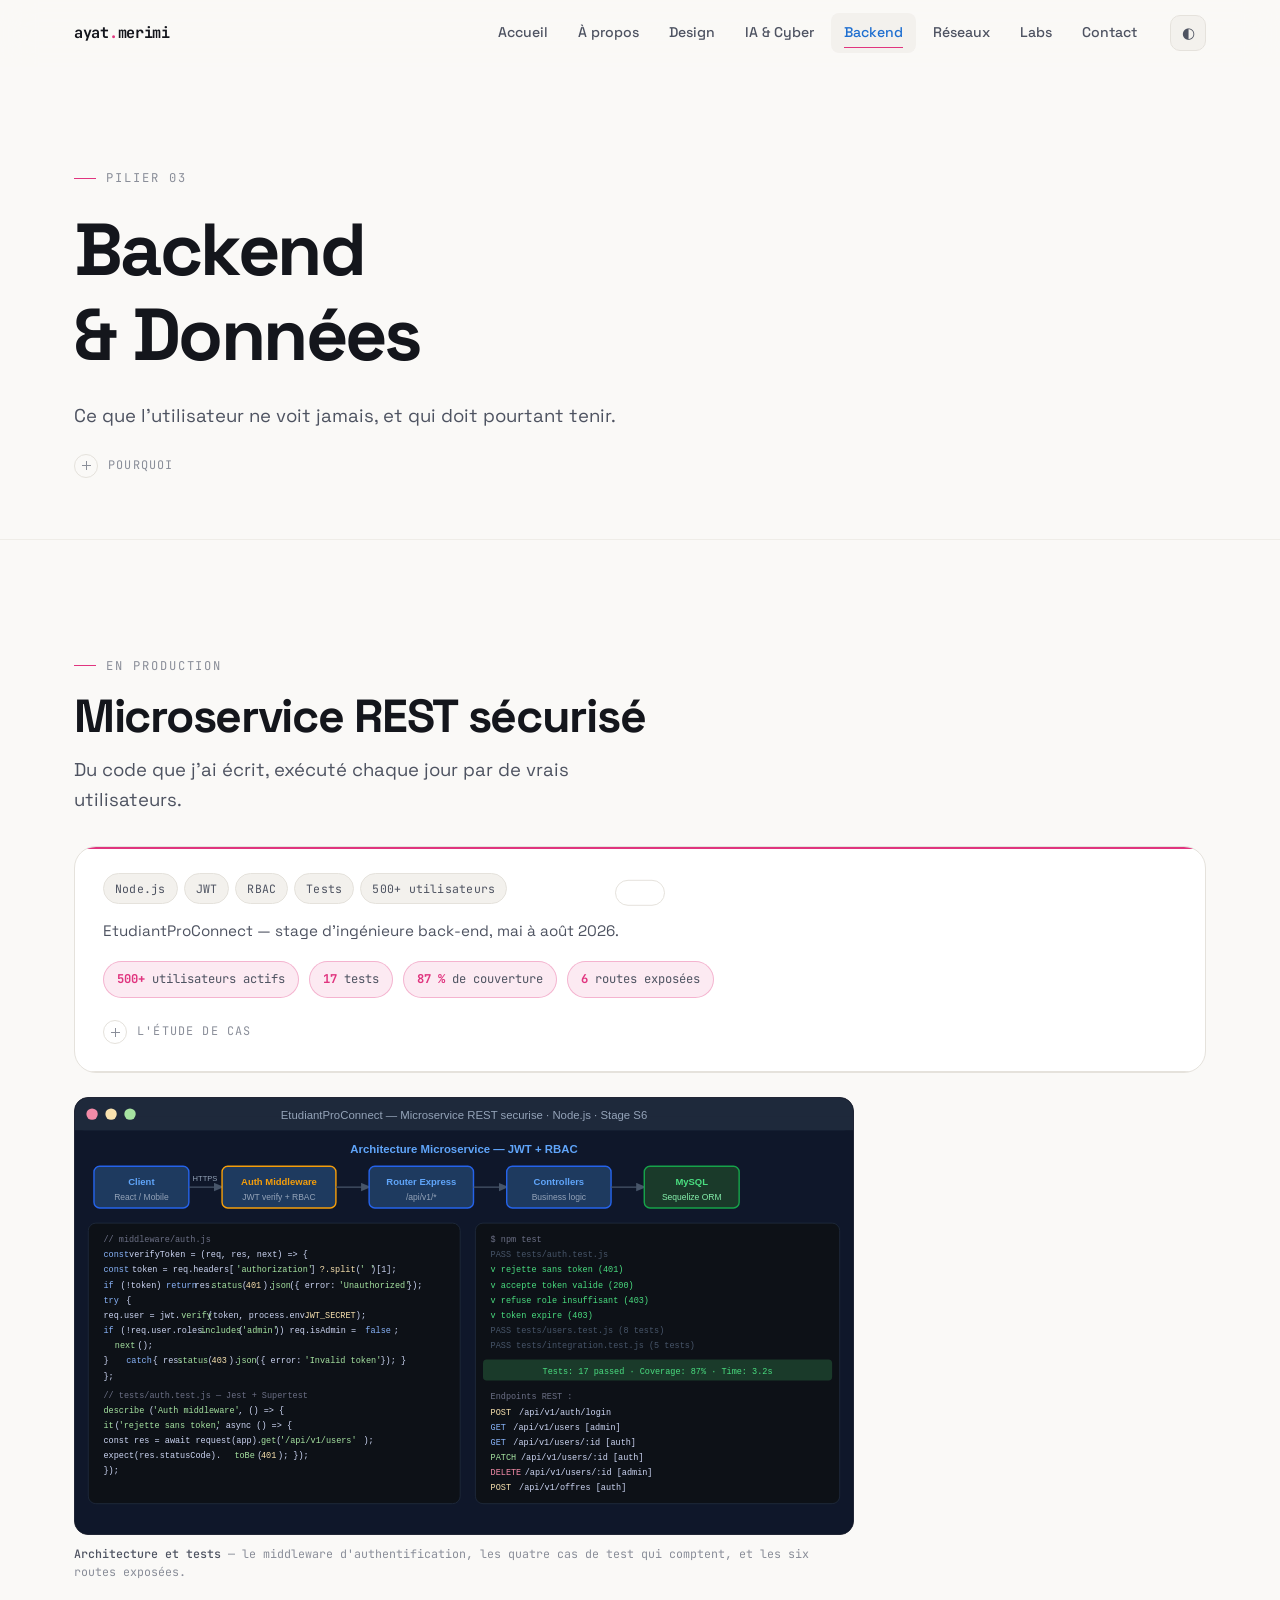
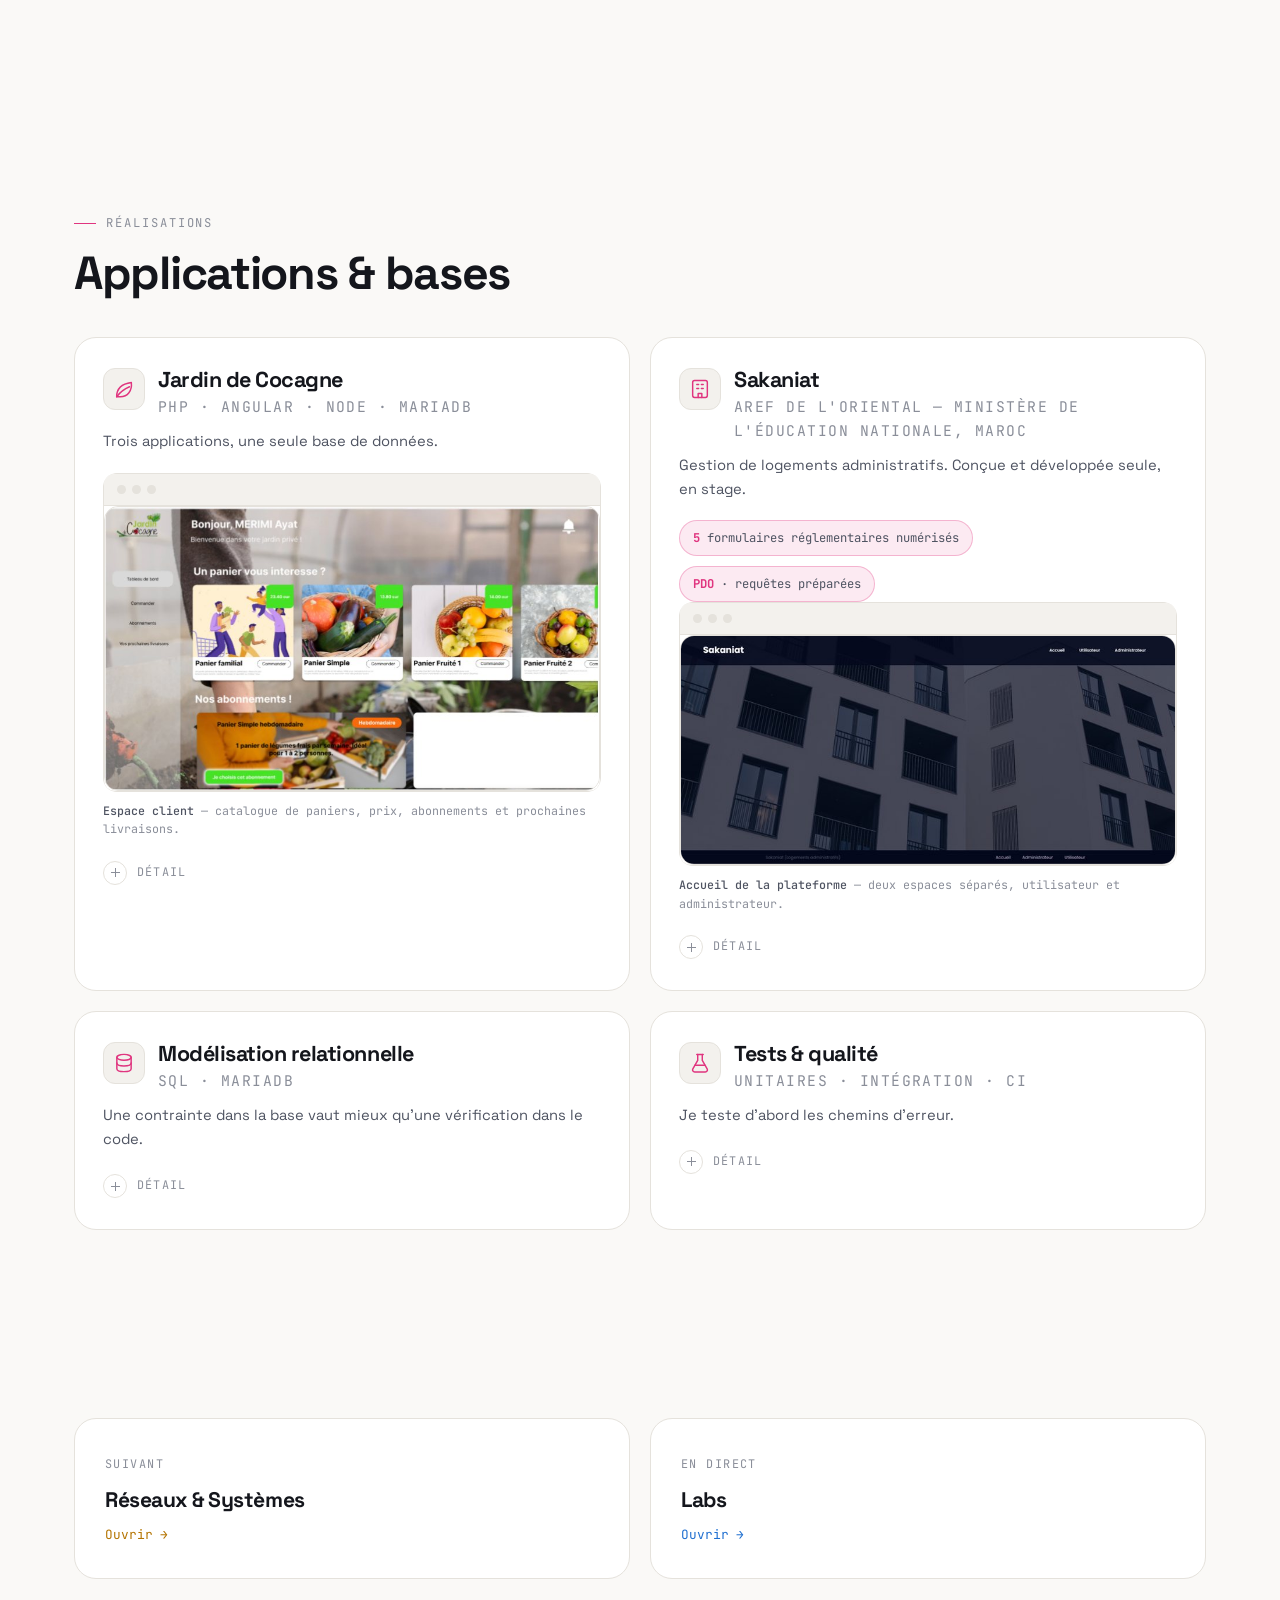
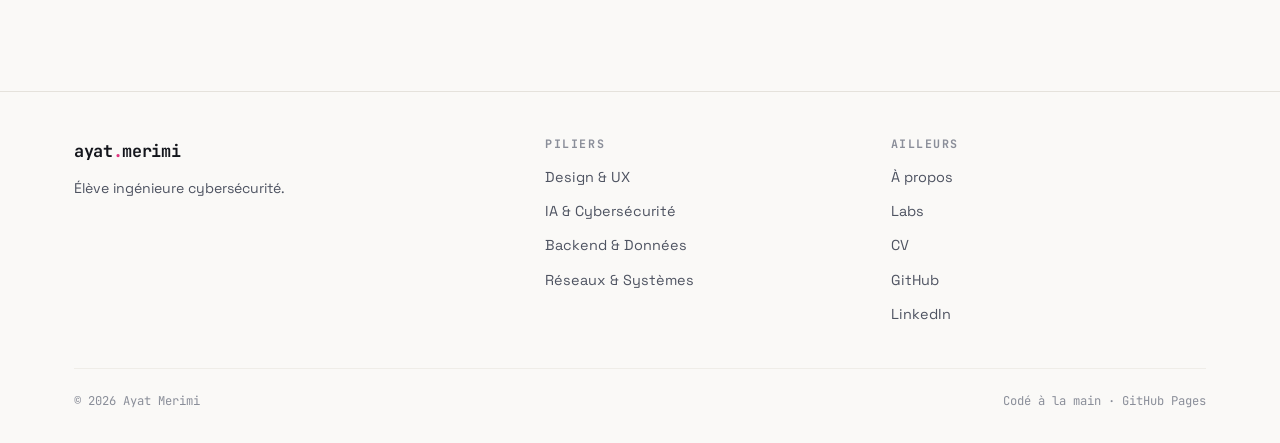
<file: backend.html>
<!DOCTYPE html>
<html lang="fr" data-theme="light" data-pillar="back">
<head>
<meta charset="utf-8">
<meta name="viewport" content="width=device-width, initial-scale=1">
<title>Backend &amp; Données — Ayat Merimi</title>
<meta name="description" content="API REST sécurisées, authentification JWT, modélisation relationnelle, architecture MVC et applications full stack en production.">
<link rel="canonical" href="https://merimia.github.io/backend.html">
<meta property="og:title" content="Backend & Données — Ayat Merimi">
<meta property="og:description" content="Ce que l'utilisateur ne voit jamais, et qui doit tenir.">
<meta property="og:image" content="https://merimia.github.io/assets/img/og.png">
<meta property="og:type" content="website">
<meta name="twitter:card" content="summary_large_image">
<link rel="icon" href="data:image/svg+xml,<svg xmlns='http://www.w3.org/2000/svg' viewBox='0 0 100 100'><rect width='100' height='100' rx='22' fill='%23faf9f7'/><text y='72' x='50' text-anchor='middle' font-size='58' font-family='monospace' fill='%2356a8ff'>&#8250;</text></svg>">
<link rel="preconnect" href="https://fonts.googleapis.com">
<link rel="preconnect" href="https://fonts.gstatic.com" crossorigin>
<link href="https://fonts.googleapis.com/css2?family=JetBrains+Mono:wght@400;500;700&family=Space+Grotesk:wght@400;500;600;700&display=swap" rel="stylesheet">
<link rel="stylesheet" href="assets/css/main.css">
<link rel="stylesheet" href="assets/css/fx.css">
</head>
<body>
<svg width="0" height="0" style="position:absolute" aria-hidden="true" focusable="false"><defs>
<symbol id="i-layout" viewBox="0 0 24 24"><rect x="3" y="4" width="18" height="16" rx="2"/><path d="M3 9h18M9 9v11"/></symbol>
<symbol id="i-palette" viewBox="0 0 24 24"><path d="M12 3a9 9 0 1 0 0 18c1 0 1.7-.8 1.7-1.7 0-.5-.2-.9-.5-1.2-.3-.3-.5-.7-.5-1.1 0-1 .8-1.7 1.7-1.7H16A5 5 0 0 0 21 11c0-4.4-4-8-9-8z"/><circle cx="7.5" cy="11" r="1.1"/><circle cx="12" cy="7.5" r="1.1"/><circle cx="16.5" cy="11" r="1.1"/></symbol>
<symbol id="i-phone" viewBox="0 0 24 24"><rect x="6" y="2.5" width="12" height="19" rx="2.5"/><path d="M10.5 18.5h3"/></symbol>
<symbol id="i-desktop" viewBox="0 0 24 24"><rect x="2.5" y="4" width="19" height="12.5" rx="2"/><path d="M8 20.5h8M12 16.5v4"/></symbol>
<symbol id="i-cube" viewBox="0 0 24 24"><path d="M12 2.8 20.5 7v10L12 21.2 3.5 17V7z"/><path d="M3.5 7 12 11.4 20.5 7M12 11.4v9.8"/></symbol>
<symbol id="i-grid" viewBox="0 0 24 24"><rect x="3" y="3" width="7.5" height="7.5" rx="1.5"/><rect x="13.5" y="3" width="7.5" height="7.5" rx="1.5"/><rect x="3" y="13.5" width="7.5" height="7.5" rx="1.5"/><rect x="13.5" y="13.5" width="7.5" height="7.5" rx="1.5"/></symbol>
<symbol id="i-eye" viewBox="0 0 24 24"><path d="M2 12s3.8-6.5 10-6.5S22 12 22 12s-3.8 6.5-10 6.5S2 12 2 12z"/><circle cx="12" cy="12" r="2.8"/></symbol>
<symbol id="i-shield" viewBox="0 0 24 24"><path d="M12 2.6 20 5.5v6c0 5-3.4 8.3-8 9.9-4.6-1.6-8-4.9-8-9.9v-6z"/><path d="m9 12 2.2 2.2L15.5 10"/></symbol>
<symbol id="i-lock" viewBox="0 0 24 24"><rect x="4.5" y="10" width="15" height="10.5" rx="2.5"/><path d="M8 10V7.5a4 4 0 0 1 8 0V10"/></symbol>
<symbol id="i-key" viewBox="0 0 24 24"><circle cx="8" cy="15.5" r="4.2"/><path d="m11.2 12.6 8.3-8.3M16.5 7.3l2.4 2.4M14.2 9.6l2.4 2.4"/></symbol>
<symbol id="i-database" viewBox="0 0 24 24"><ellipse cx="12" cy="5.8" rx="7.8" ry="3.2"/><path d="M4.2 5.8v12.4c0 1.8 3.5 3.2 7.8 3.2s7.8-1.4 7.8-3.2V5.8"/><path d="M4.2 12c0 1.8 3.5 3.2 7.8 3.2s7.8-1.4 7.8-3.2"/></symbol>
<symbol id="i-chart" viewBox="0 0 24 24"><path d="M3.5 20.5h17"/><rect x="5.5" y="11" width="3.4" height="6.5" rx="1"/><rect x="10.3" y="6.5" width="3.4" height="11" rx="1"/><rect x="15.1" y="13.5" width="3.4" height="4" rx="1"/></symbol>
<symbol id="i-bug" viewBox="0 0 24 24"><rect x="7" y="7.5" width="10" height="12" rx="5"/><path d="M9 6.2A3 3 0 0 1 15 6.2M7 12H3.2M20.8 12H17M7.6 8 4.8 5.6M16.4 8l2.8-2.4M7.6 17.6l-2.8 2.6M16.4 17.6l2.8 2.6"/></symbol>
<symbol id="i-code" viewBox="0 0 24 24"><path d="m8 7-5 5 5 5M16 7l5 5-5 5M13.5 4.5l-3 15"/></symbol>
<symbol id="i-braces" viewBox="0 0 24 24"><path d="M8.5 3.5c-2 0-2.5 1-2.5 3v2c0 2-1 3-2.5 3 1.5 0 2.5 1 2.5 3v2c0 2 .5 3 2.5 3M15.5 3.5c2 0 2.5 1 2.5 3v2c0 2 1 3 2.5 3-1.5 0-2.5 1-2.5 3v2c0 2-.5 3-2.5 3"/></symbol>
<symbol id="i-server" viewBox="0 0 24 24"><rect x="3" y="3.5" width="18" height="7" rx="2"/><rect x="3" y="13.5" width="18" height="7" rx="2"/><path d="M7 7h.01M7 17h.01"/></symbol>
<symbol id="i-layers" viewBox="0 0 24 24"><path d="m12 2.8 9 4.6-9 4.6-9-4.6z"/><path d="m3 12.5 9 4.6 9-4.6M3 17.2l9 4.6 9-4.6"/></symbol>
<symbol id="i-flask" viewBox="0 0 24 24"><path d="M9.5 2.8v6.4L4.2 18.4c-.9 1.5.2 3.3 2 3.3h11.6c1.8 0 2.9-1.8 2-3.3L14.5 9.2V2.8"/><path d="M8.5 2.8h7M6.6 14.5h10.8"/></symbol>
<symbol id="i-network" viewBox="0 0 24 24"><circle cx="12" cy="4.5" r="2.4"/><circle cx="4.8" cy="19.5" r="2.4"/><circle cx="19.2" cy="19.5" r="2.4"/><path d="M12 6.9v4.6M12 11.5 6.3 17.6M12 11.5l5.7 6.1"/></symbol>
<symbol id="i-route" viewBox="0 0 24 24"><circle cx="5.5" cy="5.5" r="2.6"/><circle cx="18.5" cy="18.5" r="2.6"/><path d="M8.1 5.5h5.4a4 4 0 0 1 0 8h-3a4 4 0 0 0 0 8h5.4"/></symbol>
<symbol id="i-wall" viewBox="0 0 24 24"><rect x="2.8" y="4" width="18.4" height="16" rx="2"/><path d="M2.8 9.3h18.4M2.8 14.7h18.4M8.5 4v5.3M15.5 4v5.3M6 9.3v5.4M12 9.3v5.4M18 9.3v5.4M9 14.7V20M15.5 14.7V20"/></symbol>
<symbol id="i-search" viewBox="0 0 24 24"><circle cx="10.5" cy="10.5" r="6.8"/><path d="m15.5 15.5 5 5"/></symbol>
<symbol id="i-terminal" viewBox="0 0 24 24"><rect x="2.5" y="4" width="19" height="16" rx="2.5"/><path d="m7 10 2.6 2.4L7 14.8M12.8 15h4"/></symbol>
<symbol id="i-box" viewBox="0 0 24 24"><rect x="3" y="3.5" width="18" height="17" rx="2.5"/><path d="M3 9h18M8 3.5V9M13 3.5V9"/></symbol>
<symbol id="i-plane" viewBox="0 0 24 24"><path d="M10.5 19.5 12 21l1.5-1.5-.6-4.4 6.4 1.9c.7.2 1.4-.4 1.2-1.1l-.5-1.7a1.6 1.6 0 0 0-.8-1L13 9.6V5a2 2 0 0 0-2-2 2 2 0 0 0-2 2v4.6l-6.2 3.6c-.4.2-.7.6-.8 1l-.5 1.7c-.2.7.5 1.3 1.2 1.1l6.4-1.9z"/></symbol>
<symbol id="i-leaf" viewBox="0 0 24 24"><path d="M4 20.5c0-8 5-14 16-15.5C21 14 16 20.5 8 20.5z"/><path d="M4 20.5C8 15 12 12 18 9.5"/></symbol>
<symbol id="i-building" viewBox="0 0 24 24"><rect x="4" y="2.8" width="16" height="18.4" rx="2"/><path d="M8.5 7h2M13.5 7h2M8.5 11.5h2M13.5 11.5h2M10 21.2v-4.4h4v4.4"/></symbol>
<symbol id="i-flag" viewBox="0 0 24 24"><path d="M5 21.5V3.2M5 4.2c4.5-2 9.5 2 14 0v9.6c-4.5 2-9.5-2-14 0"/></symbol>
<symbol id="i-list" viewBox="0 0 24 24"><path d="M9 6.5h11M9 12h11M9 17.5h11M4.5 6.5h.01M4.5 12h.01M4.5 17.5h.01"/></symbol>
<symbol id="i-swatch" viewBox="0 0 24 24"><path d="M4.5 3.5h6v13a3 3 0 0 1-6 0z"/><path d="M10.5 10.2 15 5.7l4.2 4.2-8.7 8.7M8.5 16.5h.01M12.5 20.5h7"/></symbol>
<symbol id="i-target" viewBox="0 0 24 24"><circle cx="12" cy="12" r="8.5"/><circle cx="12" cy="12" r="4.5"/><circle cx="12" cy="12" r=".8"/></symbol>
</defs></svg>

<div id="progress"></div>
<a class="skip-link" href="#main">Aller au contenu</a>

<header class="nav">
  <div class="wrap">
    <a class="brand" href="index.html">ayat<span>.</span>merimi</a>
    <nav class="nav-links" id="nav-links" aria-label="Navigation principale">
      <a href="index.html">Accueil</a>
      <a href="apropos.html">À propos</a>
      <a href="design.html">Design</a>
      <a href="ia-cyber.html">IA&nbsp;&amp;&nbsp;Cyber</a>
      <a href="backend.html" class="active" aria-current="page">Backend</a>
      <a href="reseaux.html">Réseaux</a>
      <a href="labs.html">Labs</a>
      <a href="index.html#contact">Contact</a>
    </nav>
    <button class="icon-btn" id="theme-btn" aria-label="Changer de thème">◑</button>
    <button class="icon-btn burger" id="burger" aria-label="Menu" aria-expanded="false" aria-controls="nav-links">☰</button>
  </div>
</header>

<main id="main">

<section class="hero" style="padding-bottom:60px">
  <div class="wrap">
    <p class="eyebrow rv in">Pilier 03</p>
    <h1 class="rv in" style="max-width:12ch">Backend<br>&amp; Données</h1>
    <p class="lede rv in rv-d1" style="margin-top:24px">
      Ce que l'utilisateur ne voit jamais, et qui doit pourtant tenir.
    </p>
    <details class="more rv in rv-d2">
      <summary><span class="pl"></span> Pourquoi</summary>
      <div class="more-body">
        <p style="max-width:58ch;margin-bottom:0">
          La route qui refuse la requête, la contrainte d'intégrité qui empêche l'incohérence,
          le jeton qui expire au bon moment. J'ai livré une API qui sert plus de 500 utilisateurs —
          et c'est en production qu'on apprend ce qu'un cours ne montre pas.
        </p>
      </div>
    </details>
  </div>
</section>

<hr class="divider">

<section>
  <div class="wrap">
    <p class="eyebrow rv">En production</p>
    <h2 class="rv" style="margin-bottom:12px">Microservice REST sécurisé</h2>
    <p class="lede rv rv-d1" style="margin-bottom:32px">
      Du code que j'ai écrit, exécuté chaque jour par de vrais utilisateurs.
    </p>

    <div class="case rv">
      <div class="case-head">
        <div class="chips" style="margin-bottom:14px">
          <span class="chip">Node.js</span><span class="chip">JWT</span><span class="chip">RBAC</span>
          <span class="chip">Tests</span><span class="chip">500+ utilisateurs</span>
        </div>
        <p style="margin:0;font-size:.95rem">
          EtudiantProConnect — stage d'ingénieure back-end, mai à août 2026.
        </p>
        <ul class="metrics">
          <li><b>500+</b> utilisateurs actifs</li>
          <li><b>17</b> tests</li>
          <li><b>87 %</b> de couverture</li>
          <li><b>6</b> routes exposées</li>
        </ul>
        <details class="more">
          <summary><span class="pl"></span> L'étude de cas</summary>
          <div class="more-body">
            <div class="detail-grid">
              <div><h4>Mis en place</h4><ul>
                <li>Jeton JWT signé, durée de vie courte</li>
                <li>Contrôle d'accès au niveau de la route</li>
                <li>Validation typée de toutes les entrées</li>
                <li>Requêtes paramétrées partout</li>
                <li>Tests unitaires et d'intégration, Jest et Supertest</li>
              </ul></div>
              <div><h4>Le raisonnement</h4><p>Je pars du principe qu'un attaquant appelle mes routes directement, sans jamais passer par l'interface. Toute décision d'autorisation vit côté serveur.</p></div>
              <div><h4>Ce que je referais</h4><p>Aucune révocation prévue : un jeton compromis restait valide jusqu'à expiration. J'ajouterais une liste de révocation et des jetons de rafraîchissement.</p></div>
              <div><h4>Voir aussi</h4><p>Code propriétaire — présentation détaillée possible en entretien.</p></div>
            </div>
          </div>
        </details>
      </div>
    </div>

    <figure class="fig dark rv" style="margin-top:24px">
      <img src="assets/img/schema-microservice.svg" alt="Architecture du microservice : client, middleware d'authentification JWT et RBAC, routeur Express, contrôleurs, base MySQL" loading="lazy">
      <figcaption><b>Architecture et tests</b> — le middleware d'authentification, les quatre cas de test qui comptent, et les six routes exposées.</figcaption>
    </figure>
  </div>
</section>

<section>
  <div class="wrap">
    <p class="eyebrow rv">Réalisations</p>
    <h2 class="rv" style="margin-bottom:36px">Applications &amp; bases</h2>

    <div class="grid g-2">

      <article class="card rv">
        <div class="card-title"><span class="card-ico"><svg class="ico"><use href="#i-leaf"/></svg></span>
          <div><h3>Jardin de Cocagne</h3><p class="card-meta" style="margin:0">PHP · Angular · Node · MariaDB</p></div></div>
        <p>Trois applications, une seule base de données.</p>
            <figure class="fig" style="margin-top:20px">
              <a href="assets/img/jardin-cocagne.jpg" target="_blank" rel="noopener">
                <div class="frame">
                  <div class="frame-bar"><i></i><i></i><i></i><em>Jardin de Cocagne — espace client</em></div>
                  <img src="assets/img/jardin-cocagne.jpg" srcset="assets/img/jardin-cocagne@0.5.jpg 424w, assets/img/jardin-cocagne.jpg 849w" sizes="(max-width:780px) 100vw, 46vw" alt="Interface client de Jardin de Cocagne : paniers disponibles et abonnements" loading="lazy">
                </div>
              </a>
              <figcaption><b>Espace client</b> — catalogue de paniers, prix, abonnements et prochaines livraisons.</figcaption>
            </figure>
        <details class="more">
          <summary><span class="pl"></span> Détail</summary>
          <div class="more-body">
            <div class="detail-grid">
              <div><h4>Le périmètre</h4><p>Parcours d'achat, back-office de livraisons et tournées, application Android de suivi. Rôles et permissions strictement séparés.</p></div>
              <div><h4>La règle que je me suis fixée</h4><p>Aucune règle de gestion dans le client. Si une contrainte compte, elle est appliquée côté serveur et garantie par la base.</p></div>
            </div>
          </div>
        </details>
      </article>

      <article class="card rv rv-d1">
        <div class="card-title"><span class="card-ico"><svg class="ico"><use href="#i-building"/></svg></span>
          <div><h3>Sakaniat</h3><p class="card-meta" style="margin:0">AREF de l'Oriental — ministère de l'Éducation nationale, Maroc</p></div></div>
        <p>Gestion de logements administratifs. Conçue et développée seule, en stage.</p>
        <ul class="metrics">
          <li><b>5</b> formulaires réglementaires numérisés</li>
          <li><b>PDO</b> · requêtes préparées</li>
        </ul>
            <figure class="fig">
              <a href="assets/img/sakaniat.jpg" target="_blank" rel="noopener">
                <div class="frame">
                  <div class="frame-bar"><i></i><i></i><i></i><em>Sakaniat — logements administratifs</em></div>
                  <img src="assets/img/sakaniat.jpg" srcset="assets/img/sakaniat@0.5.jpg 700w, assets/img/sakaniat.jpg 1400w" sizes="(max-width:780px) 100vw, 46vw" alt="Page d'accueil de la plateforme Sakaniat, avec les espaces utilisateur et administrateur" loading="lazy">
                </div>
              </a>
              <figcaption><b>Accueil de la plateforme</b> — deux espaces séparés, utilisateur et administrateur.</figcaption>
            </figure>
        <details class="more">
          <summary><span class="pl"></span> Détail</summary>
          <div class="more-body">
            <p style="font-size:.9rem">
              Cahier des charges réel, gestion du projet en autonomie complète. Architecture MVC en PHP,
              modélisation de la base, numérisation de cinq formulaires réglementaires, génération de
              PDF, hachage des mots de passe et requêtes préparées PDO sur tous les accès.
            </p>
            <p style="font-size:.9rem">
              Premier contexte avec des données personnelles réelles, et où la question « qui a le
              droit de voir cette ligne ? » est devenue concrète.
            </p>
            <p style="font-size:.9rem;margin:14px 0 0">
              <a class="link-q" href="assets/doc/soutenance-stage.pdf" target="_blank" rel="noopener">Diaporama de soutenance (PDF) <svg class="ico"><use href="#i-code"/></svg></a>
            </p>
          </div>
        </details>
      </article>

      <article class="card rv rv-d2">
        <div class="card-title"><span class="card-ico"><svg class="ico"><use href="#i-database"/></svg></span>
          <div><h3>Modélisation relationnelle</h3><p class="card-meta" style="margin:0">SQL · MariaDB</p></div></div>
        <p>Une contrainte dans la base vaut mieux qu'une vérification dans le code.</p>
        <details class="more">
          <summary><span class="pl"></span> Détail</summary>
          <div class="more-body">
            <p style="font-size:.9rem;margin:0">
              Schémas normalisés, choix des clés et index, intégrité référentielle, transactions,
              requêtes complexes. Le code peut être contourné par une nouvelle route, la base non.
            </p>
          </div>
        </details>
      </article>

      <article class="card rv rv-d3">
        <div class="card-title"><span class="card-ico"><svg class="ico"><use href="#i-flask"/></svg></span>
          <div><h3>Tests &amp; qualité</h3><p class="card-meta" style="margin:0">Unitaires · intégration · CI</p></div></div>
        <p>Je teste d'abord les chemins d'erreur.</p>
        <details class="more">
          <summary><span class="pl"></span> Détail</summary>
          <div class="more-body">
            <p style="font-size:.9rem;margin:0">
              Le cas nominal se vérifie tout seul à l'usage. Pas les autres. Exécution automatisée
              à chaque envoi via GitLab CI.
            </p>
          </div>
        </details>
      </article>

    </div>
  </div>
</section>

<section class="tight">
  <div class="wrap">
    <div class="grid g-2">
      <a class="gate rv" data-pillar="net" href="reseaux.html">
        <span class="gate-n">SUIVANT</span><h3>Réseaux &amp; Systèmes</h3>
        <span class="gate-go">Ouvrir <span>→</span></span>
      </a>
      <a class="gate rv rv-d1" href="labs.html">
        <span class="gate-n">EN DIRECT</span><h3>Labs</h3>
        <span class="gate-go">Ouvrir <span>→</span></span>
      </a>
    </div>
  </div>
</section>

</main>

<footer>
  <div class="wrap">
    <div class="foot-grid">
      <div>
        <a class="brand" href="index.html" style="font-size:1.05rem">ayat<span>.</span>merimi</a>
        <p style="font-size:.88rem;margin-top:12px;max-width:30ch">Élève ingénieure cybersécurité.</p>
      </div>
      <div><h4>Piliers</h4><ul>
        <li><a href="design.html">Design &amp; UX</a></li>
        <li><a href="ia-cyber.html">IA &amp; Cybersécurité</a></li>
        <li><a href="backend.html">Backend &amp; Données</a></li>
        <li><a href="reseaux.html">Réseaux &amp; Systèmes</a></li>
      </ul></div>
      <div><h4>Ailleurs</h4><ul>
        <li><a href="apropos.html">À propos</a></li>
        <li><a href="labs.html">Labs</a></li>
        <li><a href="cv-ayat-merimi.pdf" target="_blank" rel="noopener">CV</a></li>
        <li><a href="https://github.com/merimia" target="_blank" rel="noopener">GitHub</a></li>
        <li><a href="https://linkedin.com/in/ayat-merimi" target="_blank" rel="noopener">LinkedIn</a></li>
      </ul></div>
    </div>
    <div class="foot-base">
      <span>© <span data-year>2026</span> Ayat Merimi</span>
      <span>Codé à la main · GitHub Pages</span>
    </div>
  </div>
</footer>

<div id="egg" role="status" aria-live="polite"></div>
<script src="assets/js/core.js" defer></script>
<script src="assets/js/fx.js" defer></script>
</body>
</html>
</file>
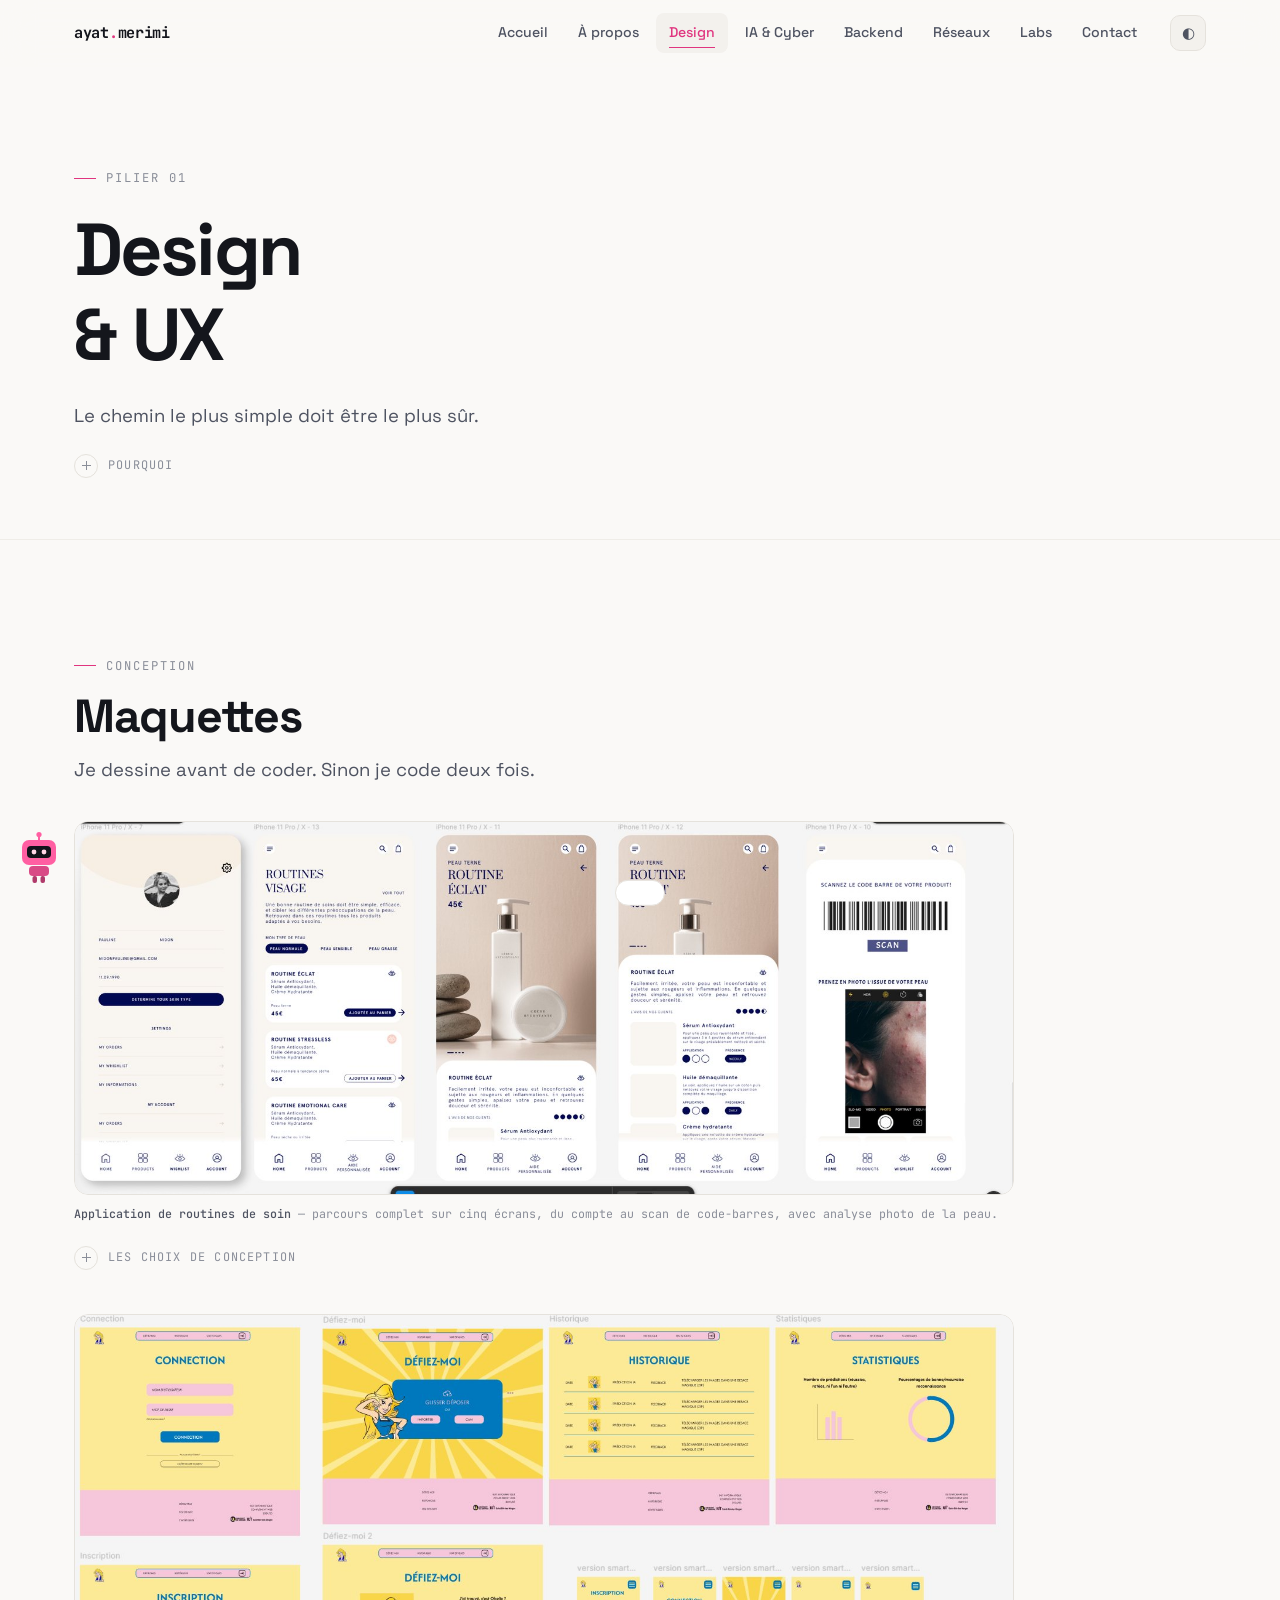
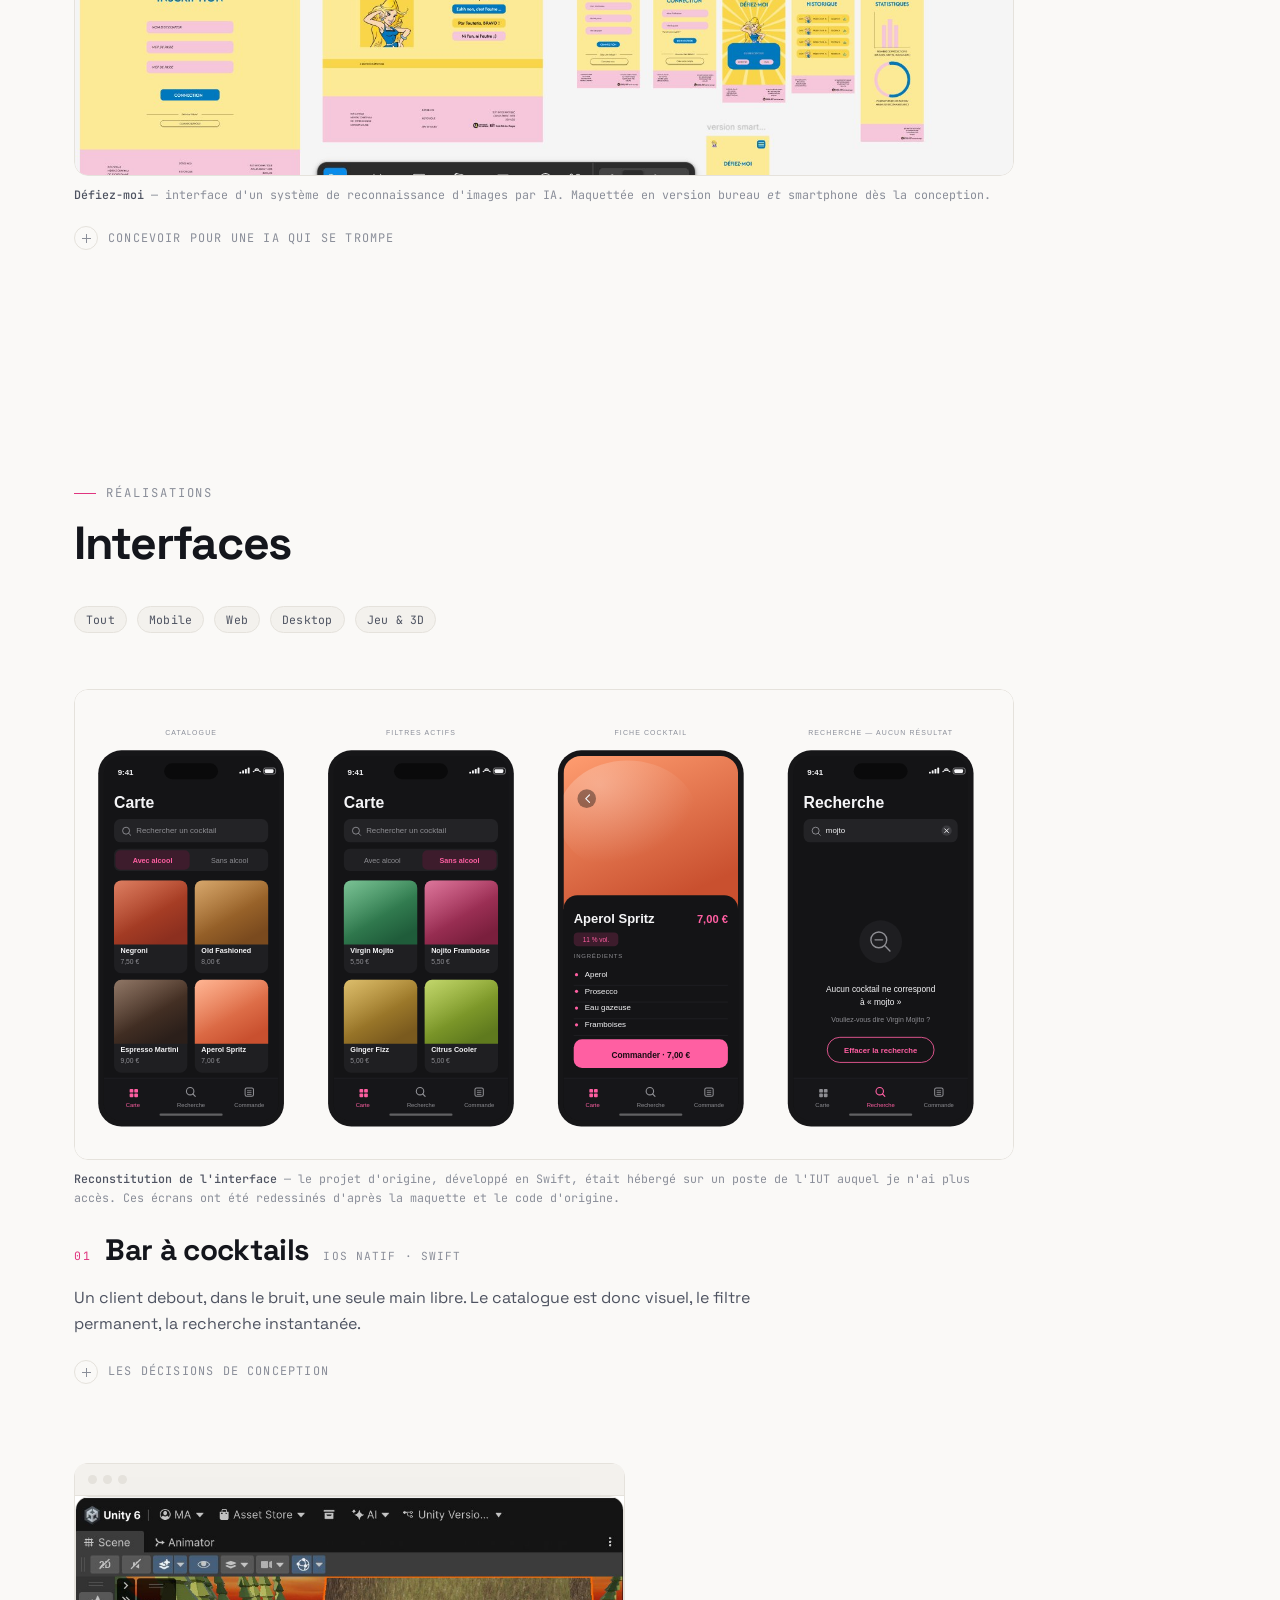
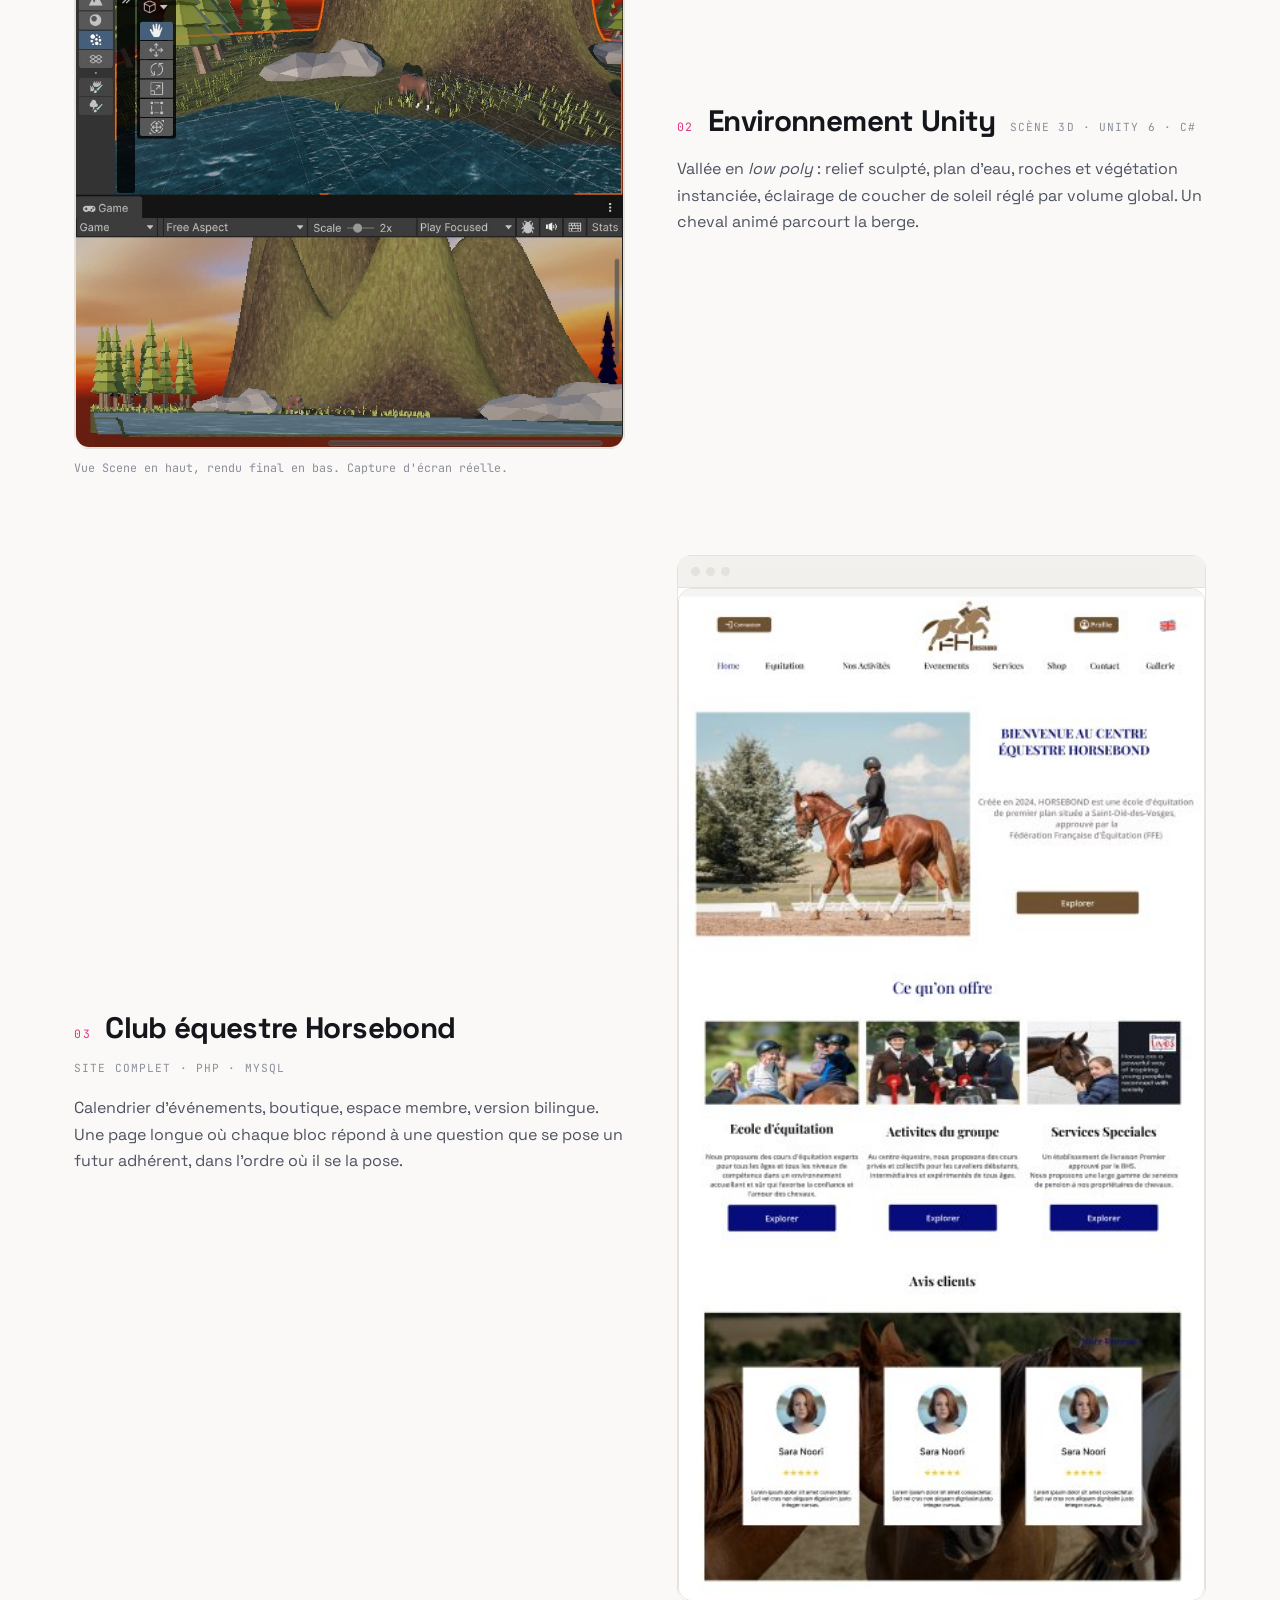
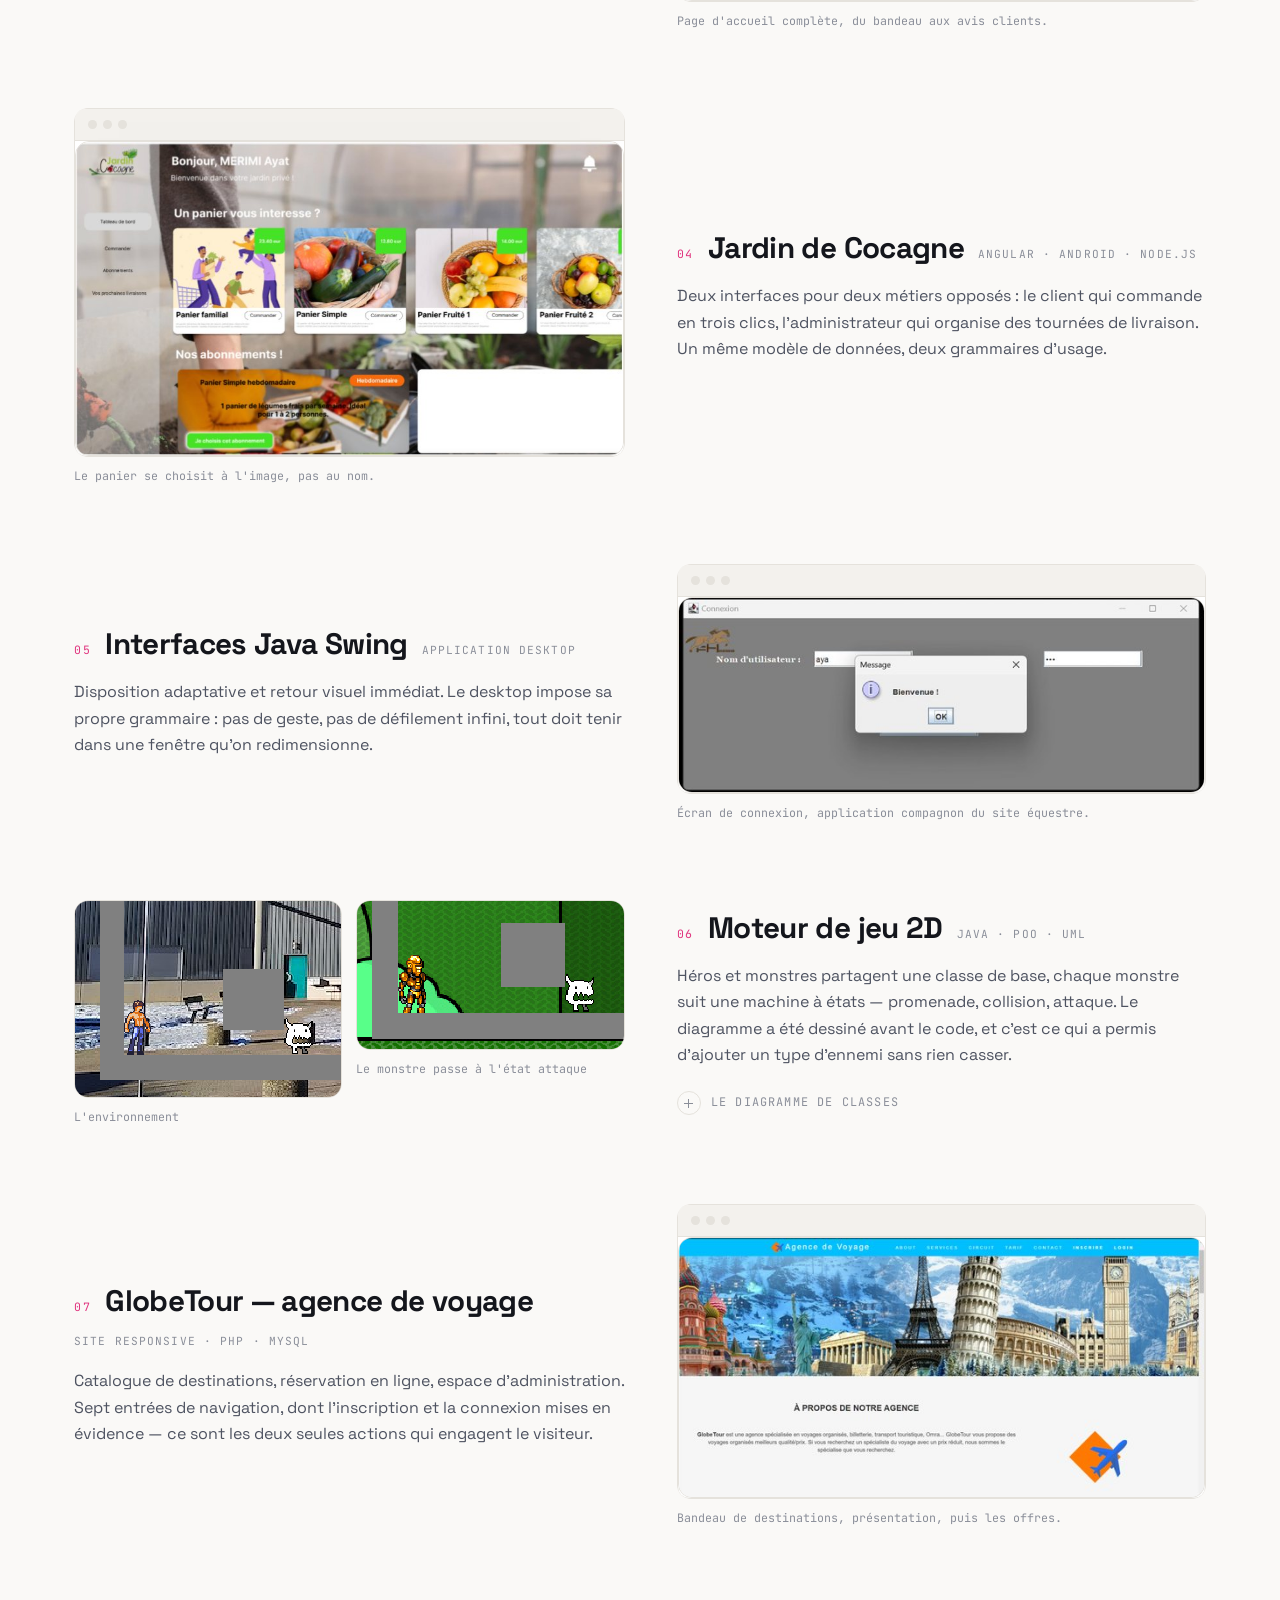
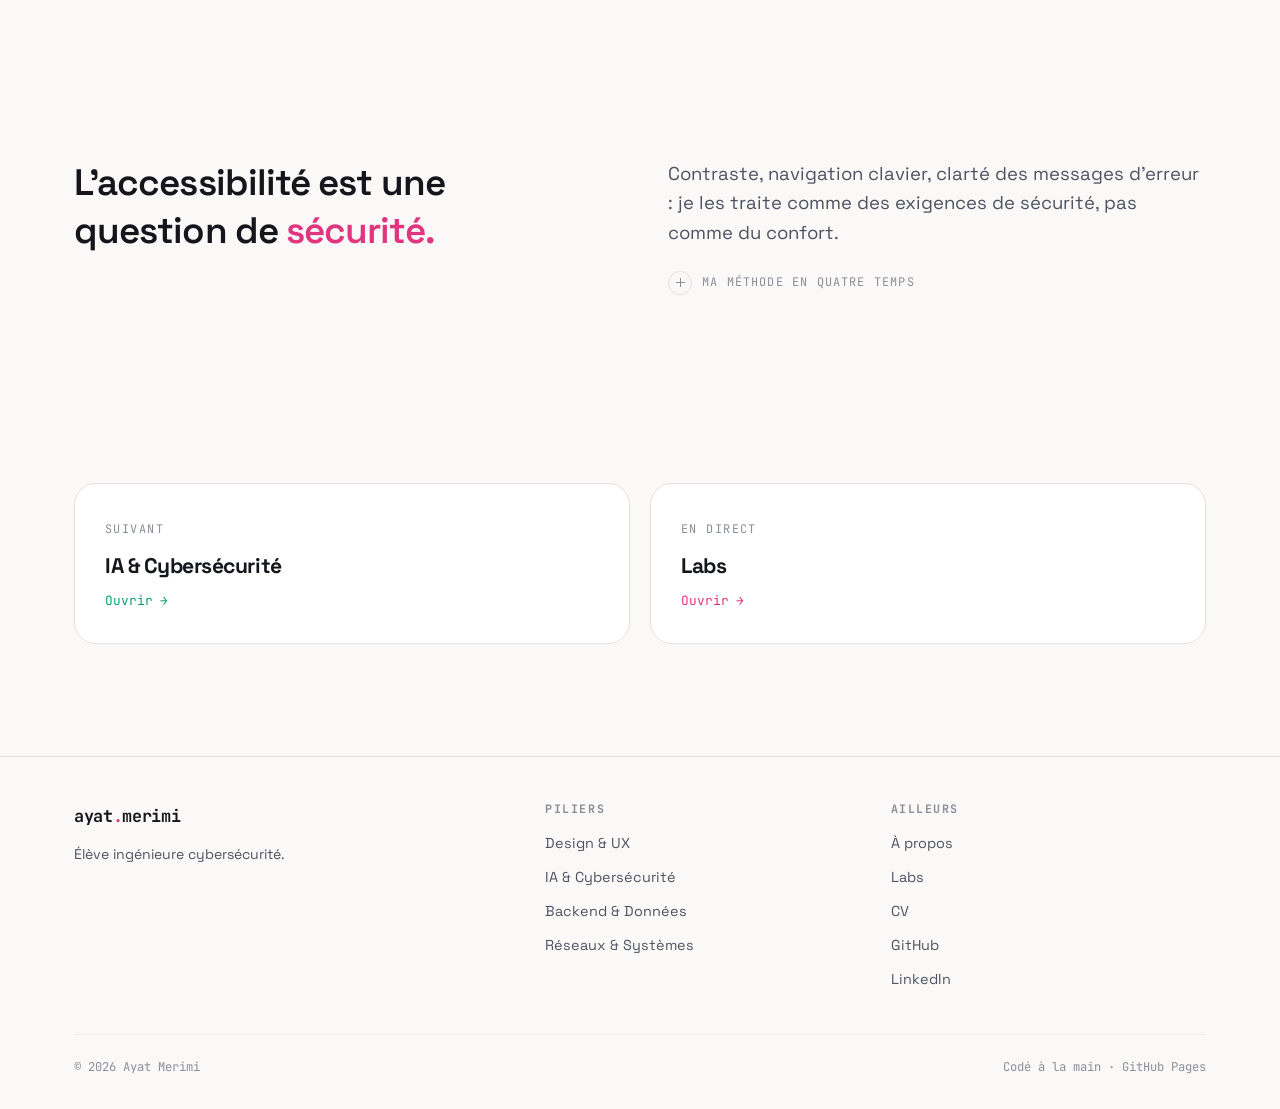
<file: design.html>
<!DOCTYPE html>
<html lang="fr" data-theme="light" data-pillar="design">
<head>
<meta charset="utf-8">
<meta name="viewport" content="width=device-width, initial-scale=1">
<title>Design &amp; UX — Ayat Merimi</title>
<meta name="description" content="Interfaces mobiles, desktop et web. Maquettage Figma, ergonomie, accessibilité. Applications iOS, Angular, Java Swing et Unity.">
<link rel="canonical" href="https://merimia.github.io/design.html">
<meta property="og:title" content="Design & UX — Ayat Merimi">
<meta property="og:description" content="Le chemin le plus simple doit être le plus sûr.">
<meta property="og:image" content="https://merimia.github.io/assets/img/og.png">
<meta property="og:type" content="website">
<meta name="twitter:card" content="summary_large_image">
<link rel="icon" href="data:image/svg+xml,<svg xmlns='http://www.w3.org/2000/svg' viewBox='0 0 100 100'><rect width='100' height='100' rx='22' fill='%23faf9f7'/><text y='72' x='50' text-anchor='middle' font-size='58' font-family='monospace' fill='%23ff5fa2'>&#8250;</text></svg>">
<link rel="preconnect" href="https://fonts.googleapis.com">
<link rel="preconnect" href="https://fonts.gstatic.com" crossorigin>
<link href="https://fonts.googleapis.com/css2?family=JetBrains+Mono:wght@400;500;700&family=Space+Grotesk:wght@400;500;600;700&display=swap" rel="stylesheet">
<link rel="stylesheet" href="assets/css/main.css">
<link rel="stylesheet" href="assets/css/fx.css">
<link rel="stylesheet" href="assets/css/robot.css">
</head>
<body>
<svg width="0" height="0" style="position:absolute" aria-hidden="true" focusable="false"><defs>
<symbol id="i-layout" viewBox="0 0 24 24"><rect x="3" y="4" width="18" height="16" rx="2"/><path d="M3 9h18M9 9v11"/></symbol>
<symbol id="i-palette" viewBox="0 0 24 24"><path d="M12 3a9 9 0 1 0 0 18c1 0 1.7-.8 1.7-1.7 0-.5-.2-.9-.5-1.2-.3-.3-.5-.7-.5-1.1 0-1 .8-1.7 1.7-1.7H16A5 5 0 0 0 21 11c0-4.4-4-8-9-8z"/><circle cx="7.5" cy="11" r="1.1"/><circle cx="12" cy="7.5" r="1.1"/><circle cx="16.5" cy="11" r="1.1"/></symbol>
<symbol id="i-phone" viewBox="0 0 24 24"><rect x="6" y="2.5" width="12" height="19" rx="2.5"/><path d="M10.5 18.5h3"/></symbol>
<symbol id="i-desktop" viewBox="0 0 24 24"><rect x="2.5" y="4" width="19" height="12.5" rx="2"/><path d="M8 20.5h8M12 16.5v4"/></symbol>
<symbol id="i-cube" viewBox="0 0 24 24"><path d="M12 2.8 20.5 7v10L12 21.2 3.5 17V7z"/><path d="M3.5 7 12 11.4 20.5 7M12 11.4v9.8"/></symbol>
<symbol id="i-grid" viewBox="0 0 24 24"><rect x="3" y="3" width="7.5" height="7.5" rx="1.5"/><rect x="13.5" y="3" width="7.5" height="7.5" rx="1.5"/><rect x="3" y="13.5" width="7.5" height="7.5" rx="1.5"/><rect x="13.5" y="13.5" width="7.5" height="7.5" rx="1.5"/></symbol>
<symbol id="i-eye" viewBox="0 0 24 24"><path d="M2 12s3.8-6.5 10-6.5S22 12 22 12s-3.8 6.5-10 6.5S2 12 2 12z"/><circle cx="12" cy="12" r="2.8"/></symbol>
<symbol id="i-shield" viewBox="0 0 24 24"><path d="M12 2.6 20 5.5v6c0 5-3.4 8.3-8 9.9-4.6-1.6-8-4.9-8-9.9v-6z"/><path d="m9 12 2.2 2.2L15.5 10"/></symbol>
<symbol id="i-lock" viewBox="0 0 24 24"><rect x="4.5" y="10" width="15" height="10.5" rx="2.5"/><path d="M8 10V7.5a4 4 0 0 1 8 0V10"/></symbol>
<symbol id="i-key" viewBox="0 0 24 24"><circle cx="8" cy="15.5" r="4.2"/><path d="m11.2 12.6 8.3-8.3M16.5 7.3l2.4 2.4M14.2 9.6l2.4 2.4"/></symbol>
<symbol id="i-database" viewBox="0 0 24 24"><ellipse cx="12" cy="5.8" rx="7.8" ry="3.2"/><path d="M4.2 5.8v12.4c0 1.8 3.5 3.2 7.8 3.2s7.8-1.4 7.8-3.2V5.8"/><path d="M4.2 12c0 1.8 3.5 3.2 7.8 3.2s7.8-1.4 7.8-3.2"/></symbol>
<symbol id="i-chart" viewBox="0 0 24 24"><path d="M3.5 20.5h17"/><rect x="5.5" y="11" width="3.4" height="6.5" rx="1"/><rect x="10.3" y="6.5" width="3.4" height="11" rx="1"/><rect x="15.1" y="13.5" width="3.4" height="4" rx="1"/></symbol>
<symbol id="i-bug" viewBox="0 0 24 24"><rect x="7" y="7.5" width="10" height="12" rx="5"/><path d="M9 6.2A3 3 0 0 1 15 6.2M7 12H3.2M20.8 12H17M7.6 8 4.8 5.6M16.4 8l2.8-2.4M7.6 17.6l-2.8 2.6M16.4 17.6l2.8 2.6"/></symbol>
<symbol id="i-code" viewBox="0 0 24 24"><path d="m8 7-5 5 5 5M16 7l5 5-5 5M13.5 4.5l-3 15"/></symbol>
<symbol id="i-braces" viewBox="0 0 24 24"><path d="M8.5 3.5c-2 0-2.5 1-2.5 3v2c0 2-1 3-2.5 3 1.5 0 2.5 1 2.5 3v2c0 2 .5 3 2.5 3M15.5 3.5c2 0 2.5 1 2.5 3v2c0 2 1 3 2.5 3-1.5 0-2.5 1-2.5 3v2c0 2-.5 3-2.5 3"/></symbol>
<symbol id="i-server" viewBox="0 0 24 24"><rect x="3" y="3.5" width="18" height="7" rx="2"/><rect x="3" y="13.5" width="18" height="7" rx="2"/><path d="M7 7h.01M7 17h.01"/></symbol>
<symbol id="i-layers" viewBox="0 0 24 24"><path d="m12 2.8 9 4.6-9 4.6-9-4.6z"/><path d="m3 12.5 9 4.6 9-4.6M3 17.2l9 4.6 9-4.6"/></symbol>
<symbol id="i-flask" viewBox="0 0 24 24"><path d="M9.5 2.8v6.4L4.2 18.4c-.9 1.5.2 3.3 2 3.3h11.6c1.8 0 2.9-1.8 2-3.3L14.5 9.2V2.8"/><path d="M8.5 2.8h7M6.6 14.5h10.8"/></symbol>
<symbol id="i-network" viewBox="0 0 24 24"><circle cx="12" cy="4.5" r="2.4"/><circle cx="4.8" cy="19.5" r="2.4"/><circle cx="19.2" cy="19.5" r="2.4"/><path d="M12 6.9v4.6M12 11.5 6.3 17.6M12 11.5l5.7 6.1"/></symbol>
<symbol id="i-route" viewBox="0 0 24 24"><circle cx="5.5" cy="5.5" r="2.6"/><circle cx="18.5" cy="18.5" r="2.6"/><path d="M8.1 5.5h5.4a4 4 0 0 1 0 8h-3a4 4 0 0 0 0 8h5.4"/></symbol>
<symbol id="i-wall" viewBox="0 0 24 24"><rect x="2.8" y="4" width="18.4" height="16" rx="2"/><path d="M2.8 9.3h18.4M2.8 14.7h18.4M8.5 4v5.3M15.5 4v5.3M6 9.3v5.4M12 9.3v5.4M18 9.3v5.4M9 14.7V20M15.5 14.7V20"/></symbol>
<symbol id="i-search" viewBox="0 0 24 24"><circle cx="10.5" cy="10.5" r="6.8"/><path d="m15.5 15.5 5 5"/></symbol>
<symbol id="i-terminal" viewBox="0 0 24 24"><rect x="2.5" y="4" width="19" height="16" rx="2.5"/><path d="m7 10 2.6 2.4L7 14.8M12.8 15h4"/></symbol>
<symbol id="i-box" viewBox="0 0 24 24"><rect x="3" y="3.5" width="18" height="17" rx="2.5"/><path d="M3 9h18M8 3.5V9M13 3.5V9"/></symbol>
<symbol id="i-plane" viewBox="0 0 24 24"><path d="M10.5 19.5 12 21l1.5-1.5-.6-4.4 6.4 1.9c.7.2 1.4-.4 1.2-1.1l-.5-1.7a1.6 1.6 0 0 0-.8-1L13 9.6V5a2 2 0 0 0-2-2 2 2 0 0 0-2 2v4.6l-6.2 3.6c-.4.2-.7.6-.8 1l-.5 1.7c-.2.7.5 1.3 1.2 1.1l6.4-1.9z"/></symbol>
<symbol id="i-leaf" viewBox="0 0 24 24"><path d="M4 20.5c0-8 5-14 16-15.5C21 14 16 20.5 8 20.5z"/><path d="M4 20.5C8 15 12 12 18 9.5"/></symbol>
<symbol id="i-building" viewBox="0 0 24 24"><rect x="4" y="2.8" width="16" height="18.4" rx="2"/><path d="M8.5 7h2M13.5 7h2M8.5 11.5h2M13.5 11.5h2M10 21.2v-4.4h4v4.4"/></symbol>
<symbol id="i-flag" viewBox="0 0 24 24"><path d="M5 21.5V3.2M5 4.2c4.5-2 9.5 2 14 0v9.6c-4.5 2-9.5-2-14 0"/></symbol>
<symbol id="i-list" viewBox="0 0 24 24"><path d="M9 6.5h11M9 12h11M9 17.5h11M4.5 6.5h.01M4.5 12h.01M4.5 17.5h.01"/></symbol>
<symbol id="i-swatch" viewBox="0 0 24 24"><path d="M4.5 3.5h6v13a3 3 0 0 1-6 0z"/><path d="M10.5 10.2 15 5.7l4.2 4.2-8.7 8.7M8.5 16.5h.01M12.5 20.5h7"/></symbol>
<symbol id="i-target" viewBox="0 0 24 24"><circle cx="12" cy="12" r="8.5"/><circle cx="12" cy="12" r="4.5"/><circle cx="12" cy="12" r=".8"/></symbol>
</defs></svg>

<div id="progress"></div>
<a class="skip-link" href="#main">Aller au contenu</a>

<header class="nav">
  <div class="wrap">
    <a class="brand" href="index.html">ayat<span>.</span>merimi</a>
    <nav class="nav-links" id="nav-links" aria-label="Navigation principale">
      <a href="index.html">Accueil</a>
      <a href="apropos.html">À propos</a>
      <a href="design.html" class="active" aria-current="page">Design</a>
      <a href="ia-cyber.html">IA&nbsp;&amp;&nbsp;Cyber</a>
      <a href="backend.html">Backend</a>
      <a href="reseaux.html">Réseaux</a>
      <a href="labs.html">Labs</a>
      <a href="index.html#contact">Contact</a>
    </nav>
    <button class="icon-btn" id="theme-btn" aria-label="Changer de thème">◑</button>
    <button class="icon-btn burger" id="burger" aria-label="Menu" aria-expanded="false" aria-controls="nav-links">☰</button>
  </div>
</header>

<main id="main">

<section class="hero" style="padding-bottom:60px">
  <div class="wrap">
    <p class="eyebrow rv in">Pilier 01</p>
    <h1 class="rv in" style="max-width:11ch">Design<br>&amp; UX</h1>
    <p class="lede rv in rv-d1" style="margin-top:24px">
      Le chemin le plus simple doit être le plus sûr.
    </p>
    <details class="more rv in rv-d2">
      <summary><span class="pl"></span> Pourquoi</summary>
      <div class="more-body">
        <p style="max-width:58ch;margin-bottom:0">
          L'utilisateur qui contourne une contrainte mal pensée devient la première faille du système.
          Il note son mot de passe, clique sur « ignorer », désactive la double authentification.
          La plupart des incidents commencent par une friction d'ergonomie, pas par une prouesse technique.
        </p>
      </div>
    </details>
  </div>
</section>

<hr class="divider">

<section>
  <div class="wrap">
    <p class="eyebrow rv">Conception</p>
    <h2 class="rv" style="margin-bottom:12px">Maquettes</h2>
    <p class="lede rv rv-d1" style="margin-bottom:36px">
      Je dessine avant de coder. Sinon je code deux fois.
    </p>

    <figure class="fig board rv">
      <a href="assets/img/figma-skincare.jpg" target="_blank" rel="noopener">
        <img src="assets/img/figma-skincare.jpg" srcset="assets/img/figma-skincare@0.5.jpg 800w, assets/img/figma-skincare.jpg 1600w" sizes="(max-width:900px) 100vw, 1100px" alt="Maquette Figma d'une application de routines de soin : compte, catalogue de routines, fiche produit, détail et scan de code-barres" loading="lazy">
      </a>
      <figcaption><b>Application de routines de soin</b> — parcours complet sur cinq écrans, du compte au scan de code-barres, avec analyse photo de la peau.</figcaption>
    </figure>

    <details class="more rv" style="margin-bottom:44px">
      <summary><span class="pl"></span> Les choix de conception</summary>
      <div class="more-body">
        <div class="detail-grid">
          <div><h4>Un système, pas des écrans</h4><p>Une seule palette, une seule échelle typographique, la même barre de navigation à quatre entrées partout. Chaque écran est une variation, jamais une exception.</p></div>
          <div><h4>Le type de peau d'abord</h4><p>Toute l'application découle d'une seule donnée. Elle se demande dès le compte, et filtre ensuite tout le catalogue — l'utilisateur ne voit jamais de produit qui ne le concerne pas.</p></div>
          <div><h4>Deux entrées vers la même chose</h4><p>Scanner un code-barres ou photographier sa peau mènent au même conseil. Deux gestes très différents, un seul résultat : c'est là que l'ergonomie se joue.</p></div>
          <div><h4>Les états sont dessinés</h4><p>« Ajoutée au panier » et « Ajouter au panier » cohabitent dans la maquette. Ce sont deux états du même bouton, définis avant le développement.</p></div>
        </div>
      </div>
    </details>

    <figure class="fig board rv">
      <a href="assets/img/figma-defiez-moi.jpg" target="_blank" rel="noopener">
        <img src="assets/img/figma-defiez-moi.jpg" srcset="assets/img/figma-defiez-moi@0.5.jpg 762w, assets/img/figma-defiez-moi.jpg 1525w" sizes="(max-width:900px) 100vw, 1100px" alt="Maquette Figma de Défiez-moi : connexion, inscription, dépôt d'image, historique des prédictions et statistiques, en versions bureau et mobile" loading="lazy">
      </a>
      <figcaption><b>Défiez-moi</b> — interface d'un système de reconnaissance d'images par IA. Maquettée en version bureau <em>et</em> smartphone dès la conception.</figcaption>
    </figure>

    <details class="more rv">
      <summary><span class="pl"></span> Concevoir pour une IA qui se trompe</summary>
      <div class="more-body">
        <div class="detail-grid">
          <div><h4>Le vrai sujet</h4><p>Un modèle de reconnaissance a toujours tort une partie du temps. Le défi n'était pas d'afficher une prédiction, mais de rendre l'erreur acceptable pour l'utilisateur.</p></div>
          <div><h4>Trois réponses, pas deux</h4><p>Le retour utilisateur propose « bravo », « non, c'est l'autre » et <em>« ni l'un ni l'autre »</em>. Ce troisième choix est le plus important : sans lui, on force l'utilisateur à mentir, et on pollue les données de réentraînement.</p></div>
          <div><h4>L'historique comme preuve</h4><p>Chaque prédiction est conservée avec sa date, son retour et ses images téléchargeables. L'utilisateur peut vérifier le système, pas seulement le subir.</p></div>
          <div><h4>Le mobile dès le départ</h4><p>Les versions smartphone ont été maquettées en même temps que le bureau, pas adaptées après coup. On photographie avec son téléphone — c'était l'usage principal, il ne pouvait pas être secondaire.</p></div>
        </div>
      </div>
    </details>
  </div>
</section>

<section>
  <div class="wrap">
    <p class="eyebrow rv">Réalisations</p>
    <h2 class="rv" style="margin-bottom:36px">Interfaces</h2>

    <div class="row rv" data-filter-bar style="margin-bottom:56px" role="group" aria-label="Filtrer">
      <button class="chip accent" data-f="all" aria-pressed="true">Tout</button>
      <button class="chip" data-f="mobile" aria-pressed="false">Mobile</button>
      <button class="chip" data-f="web" aria-pressed="false">Web</button>
      <button class="chip" data-f="desktop" aria-pressed="false">Desktop</button>
      <button class="chip" data-f="game" aria-pressed="false">Jeu &amp; 3D</button>
    </div>

    <article class="show full rv" data-tags="mobile">
      <div class="show-visual">
        <figure class="fig board">
          <a href="assets/img/maquette-cocktails.svg" target="_blank" rel="noopener">
            <img src="assets/img/maquette-cocktails.svg" alt="Quatre écrans de l'application : catalogue, filtre sans alcool actif, fiche cocktail et recherche sans résultat" loading="lazy">
          </a>
          <figcaption><b>Reconstitution de l'interface</b> — le projet d'origine, développé en Swift,
            était hébergé sur un poste de l'IUT auquel je n'ai plus accès. Ces écrans ont été
            redessinés d'après la maquette et le code d'origine.</figcaption>
        </figure>
      </div>
      <div class="show-body">
        <div class="show-head">
          <span class="show-n">01</span>
          <h3>Bar à cocktails</h3>
          <p class="card-meta">iOS natif · Swift</p>
        </div>
        <p>
          Un client debout, dans le bruit, une seule main libre. Le catalogue est donc visuel,
          le filtre permanent, la recherche instantanée.
        </p>
        <details class="more">
          <summary><span class="pl"></span> Les décisions de conception</summary>
          <div class="more-body">
            <div class="detail-grid">
              <div><h4>Ce que j'ai tranché</h4><ul>
                <li>Catalogue visuel en premier écran</li>
                <li>Filtre alcool / sans alcool toujours visible</li>
                <li>Recherche sans validation</li>
                <li>Cibles tactiles pensées pour le pouce</li>
              </ul></div>
              <div><h4>Ce que je referais</h4><p>Je n'avais pas dessiné les états vides. Je conçois désormais les quatre états — vide, chargement, erreur, succès — avant la première ligne de vue. Le quatrième écran est cette correction.</p></div>
            </div>
          </div>
        </details>
      </div>
    </article>

    <article class="show rv" data-tags="game">
      <div class="show-visual">
        <figure class="fig">
          <a href="assets/img/unity-scene.jpg" target="_blank" rel="noopener">
            <div class="frame">
              <div class="frame-bar"><i></i><i></i><i></i><em>Unity 6 — Scene &amp; Game</em></div>
              <img src="assets/img/unity-scene.jpg" srcset="assets/img/unity-scene@0.5.jpg 454w, assets/img/unity-scene.jpg 908w" sizes="(max-width:880px) 100vw, 45vw" alt="Éditeur Unity 6 : vue Scene et vue Game d'un environnement 3D low poly avec montagnes, eau, arbres et un cheval animé" loading="lazy">
            </div>
          </a>
          <figcaption>Vue Scene en haut, rendu final en bas. Capture d'écran réelle.</figcaption>
        </figure>
      </div>
      <div class="show-body">
        <div class="show-head">
          <span class="show-n">02</span>
          <h3>Environnement Unity</h3>
          <p class="card-meta">Scène 3D · Unity 6 · C#</p>
        </div>
        <p>
          Vallée en <em>low poly</em> : relief sculpté, plan d'eau, roches et végétation instanciée,
          éclairage de coucher de soleil réglé par volume global. Un cheval animé parcourt la berge.
        </p>
      </div>
    </article>

    <article class="show rev rv" data-tags="web">
      <div class="show-visual">
        <figure class="fig">
          <a href="assets/img/equitation-site.jpg" target="_blank" rel="noopener">
            <div class="frame">
              <div class="frame-bar"><i></i><i></i><i></i><em>horsebond.fr</em></div>
              <img src="assets/img/equitation-site.jpg" alt="Page d'accueil du site du club équestre Horsebond" loading="lazy">
            </div>
          </a>
          <figcaption>Page d'accueil complète, du bandeau aux avis clients.</figcaption>
        </figure>
      </div>
      <div class="show-body">
        <div class="show-head">
          <span class="show-n">03</span>
          <h3>Club équestre Horsebond</h3>
          <p class="card-meta">Site complet · PHP · MySQL</p>
        </div>
        <p>
          Calendrier d'événements, boutique, espace membre, version bilingue. Une page longue
          où chaque bloc répond à une question que se pose un futur adhérent, dans l'ordre où
          il se la pose.
        </p>
      </div>
    </article>

    <article class="show rv" data-tags="web">
      <div class="show-visual">
        <figure class="fig">
          <a href="assets/img/jardin-cocagne.jpg" target="_blank" rel="noopener">
            <div class="frame">
              <div class="frame-bar"><i></i><i></i><i></i><em>Jardin de Cocagne — espace client</em></div>
              <img src="assets/img/jardin-cocagne.jpg" srcset="assets/img/jardin-cocagne@0.5.jpg 424w, assets/img/jardin-cocagne.jpg 849w" sizes="(max-width:880px) 100vw, 45vw" alt="Espace client de Jardin de Cocagne : paniers disponibles et abonnements" loading="lazy">
            </div>
          </a>
          <figcaption>Le panier se choisit à l'image, pas au nom.</figcaption>
        </figure>
      </div>
      <div class="show-body">
        <div class="show-head">
          <span class="show-n">04</span>
          <h3>Jardin de Cocagne</h3>
          <p class="card-meta">Angular · Android · Node.js</p>
        </div>
        <p>
          Deux interfaces pour deux métiers opposés : le client qui commande en trois clics,
          l'administrateur qui organise des tournées de livraison. Un même modèle de données,
          deux grammaires d'usage.
        </p>
      </div>
    </article>

    <article class="show rev rv" data-tags="desktop">
      <div class="show-visual">
        <figure class="fig">
          <a href="assets/img/equitation-java.jpg" target="_blank" rel="noopener">
            <div class="frame">
              <div class="frame-bar"><i></i><i></i><i></i><em>Application Java Swing</em></div>
              <img src="assets/img/equitation-java.jpg" srcset="assets/img/equitation-java@0.5.jpg 599w, assets/img/equitation-java.jpg 1198w" sizes="(max-width:880px) 100vw, 45vw" alt="Interface de connexion Java Swing du projet équestre" loading="lazy">
            </div>
          </a>
          <figcaption>Écran de connexion, application compagnon du site équestre.</figcaption>
        </figure>
      </div>
      <div class="show-body">
        <div class="show-head">
          <span class="show-n">05</span>
          <h3>Interfaces Java Swing</h3>
          <p class="card-meta">Application desktop</p>
        </div>
        <p>
          Disposition adaptative et retour visuel immédiat. Le desktop impose sa propre grammaire :
          pas de geste, pas de défilement infini, tout doit tenir dans une fenêtre qu'on redimensionne.
        </p>
      </div>
    </article>

    <article class="show rv" data-tags="game">
      <div class="show-visual">
        <div class="fig-row two" style="margin-top:0;gap:14px">
          <figure class="fig pixel">
            <a href="assets/img/jeu-environnement.png" target="_blank" rel="noopener">
              <img src="assets/img/jeu-environnement.png" alt="Environnement du jeu 2D : décor, murs et personnage héros" loading="lazy">
            </a>
            <figcaption>L'environnement</figcaption>
          </figure>
          <figure class="fig pixel">
            <a href="assets/img/jeu-monstre.png" target="_blank" rel="noopener">
              <img src="assets/img/jeu-monstre.png" alt="Le héros face à un monstre dans le jeu 2D" loading="lazy">
            </a>
            <figcaption>Le monstre passe à l'état attaque</figcaption>
          </figure>
        </div>
      </div>
      <div class="show-body">
        <div class="show-head">
          <span class="show-n">06</span>
          <h3>Moteur de jeu 2D</h3>
          <p class="card-meta">Java · POO · UML</p>
        </div>
        <p>
          Héros et monstres partagent une classe de base, chaque monstre suit une machine à états —
          promenade, collision, attaque. Le diagramme a été dessiné avant le code, et c'est ce qui
          a permis d'ajouter un type d'ennemi sans rien casser.
        </p>
        <details class="more">
          <summary><span class="pl"></span> Le diagramme de classes</summary>
          <div class="more-body">
            <figure class="fig">
              <a href="assets/img/moteur-jeu-uml.jpg" target="_blank" rel="noopener">
                <img src="assets/img/moteur-jeu-uml.jpg" srcset="assets/img/moteur-jeu-uml@0.5.jpg 800w, assets/img/moteur-jeu-uml.jpg 1600w" sizes="(max-width:880px) 100vw, 45vw" alt="Diagramme de classes UML du moteur de jeu Java" loading="lazy">
              </a>
              <figcaption>Objet, ObjetHeros, ObjetMonstre et les états.</figcaption>
            </figure>
          </div>
        </details>
      </div>
    </article>

    <article class="show rev rv" data-tags="web">
      <div class="show-visual">
        <figure class="fig">
          <a href="assets/img/travel-agency.jpg" target="_blank" rel="noopener">
            <div class="frame">
              <div class="frame-bar"><i></i><i></i><i></i><em>GlobeTour</em></div>
              <img src="assets/img/travel-agency.jpg" srcset="assets/img/travel-agency@0.5.jpg 600w, assets/img/travel-agency.jpg 1200w" sizes="(max-width:880px) 100vw, 45vw" alt="Page d'accueil du site GlobeTour : navigation, bandeau de destinations et présentation de l'agence" loading="lazy">
            </div>
          </a>
          <figcaption>Bandeau de destinations, présentation, puis les offres.</figcaption>
        </figure>
      </div>
      <div class="show-body">
        <div class="show-head">
          <span class="show-n">07</span>
          <h3>GlobeTour — agence de voyage</h3>
          <p class="card-meta">Site responsive · PHP · MySQL</p>
        </div>
        <p>
          Catalogue de destinations, réservation en ligne, espace d'administration. Sept entrées
          de navigation, dont l'inscription et la connexion mises en évidence — ce sont les deux
          seules actions qui engagent le visiteur.
        </p>
      </div>
    </article>

  </div>
</section>

<section>
  <div class="wrap">
    <div class="grid g-2" style="align-items:start;gap:56px">
      <p class="claim rv">L'accessibilité est une question de <em>sécurité.</em></p>
      <div class="rv rv-d1">
        <p class="lede">
          Contraste, navigation clavier, clarté des messages d'erreur : je les traite comme des
          exigences de sécurité, pas comme du confort.
        </p>
        <details class="more">
          <summary><span class="pl"></span> Ma méthode en quatre temps</summary>
          <div class="more-body">
            <div class="detail-grid">
              <div><h4>01 — Comprendre</h4><p>Qui s'en sert, dans quel contexte, et ce que ça coûte de se tromper.</p></div>
              <div><h4>02 — Structurer</h4><p>Arborescence et parcours avant la couleur. On règle la navigation avant qu'elle ne coûte des jours.</p></div>
              <div><h4>03 — Maquetter</h4><p>Composants réutilisables sous Figma, avec leurs états définis.</p></div>
              <div><h4>04 — Éprouver</h4><p>Test sur appareil réel, clavier, contraste. Puis retour en arrière.</p></div>
            </div>
          </div>
        </details>
      </div>
    </div>
  </div>
</section>

<section class="tight">
  <div class="wrap">
    <div class="grid g-2">
      <a class="gate rv" data-pillar="cyber" href="ia-cyber.html">
        <span class="gate-n">SUIVANT</span><h3>IA &amp; Cybersécurité</h3>
        <span class="gate-go">Ouvrir <span>→</span></span>
      </a>
      <a class="gate rv rv-d1" href="labs.html">
        <span class="gate-n">EN DIRECT</span><h3>Labs</h3>
        <span class="gate-go">Ouvrir <span>→</span></span>
      </a>
    </div>
  </div>
</section>

</main>

<footer>
  <div class="wrap">
    <div class="foot-grid">
      <div>
        <a class="brand" href="index.html" style="font-size:1.05rem">ayat<span>.</span>merimi</a>
        <p style="font-size:.88rem;margin-top:12px;max-width:30ch">Élève ingénieure cybersécurité.</p>
      </div>
      <div><h4>Piliers</h4><ul>
        <li><a href="design.html">Design &amp; UX</a></li>
        <li><a href="ia-cyber.html">IA &amp; Cybersécurité</a></li>
        <li><a href="backend.html">Backend &amp; Données</a></li>
        <li><a href="reseaux.html">Réseaux &amp; Systèmes</a></li>
      </ul></div>
      <div><h4>Ailleurs</h4><ul>
        <li><a href="apropos.html">À propos</a></li>
        <li><a href="labs.html">Labs</a></li>
        <li><a href="cv-ayat-merimi.pdf" target="_blank" rel="noopener">CV</a></li>
        <li><a href="https://github.com/merimia" target="_blank" rel="noopener">GitHub</a></li>
        <li><a href="https://linkedin.com/in/ayat-merimi" target="_blank" rel="noopener">LinkedIn</a></li>
      </ul></div>
    </div>
    <div class="foot-base">
      <span>© <span data-year>2026</span> Ayat Merimi</span>
      <span>Codé à la main · GitHub Pages</span>
    </div>
  </div>
</footer>

<div id="egg" role="status" aria-live="polite"></div>
<script src="assets/js/core.js" defer></script>
<script src="assets/js/fx.js" defer></script>
<script src="assets/js/robot.js" defer></script>
</body>
</html>
</file>
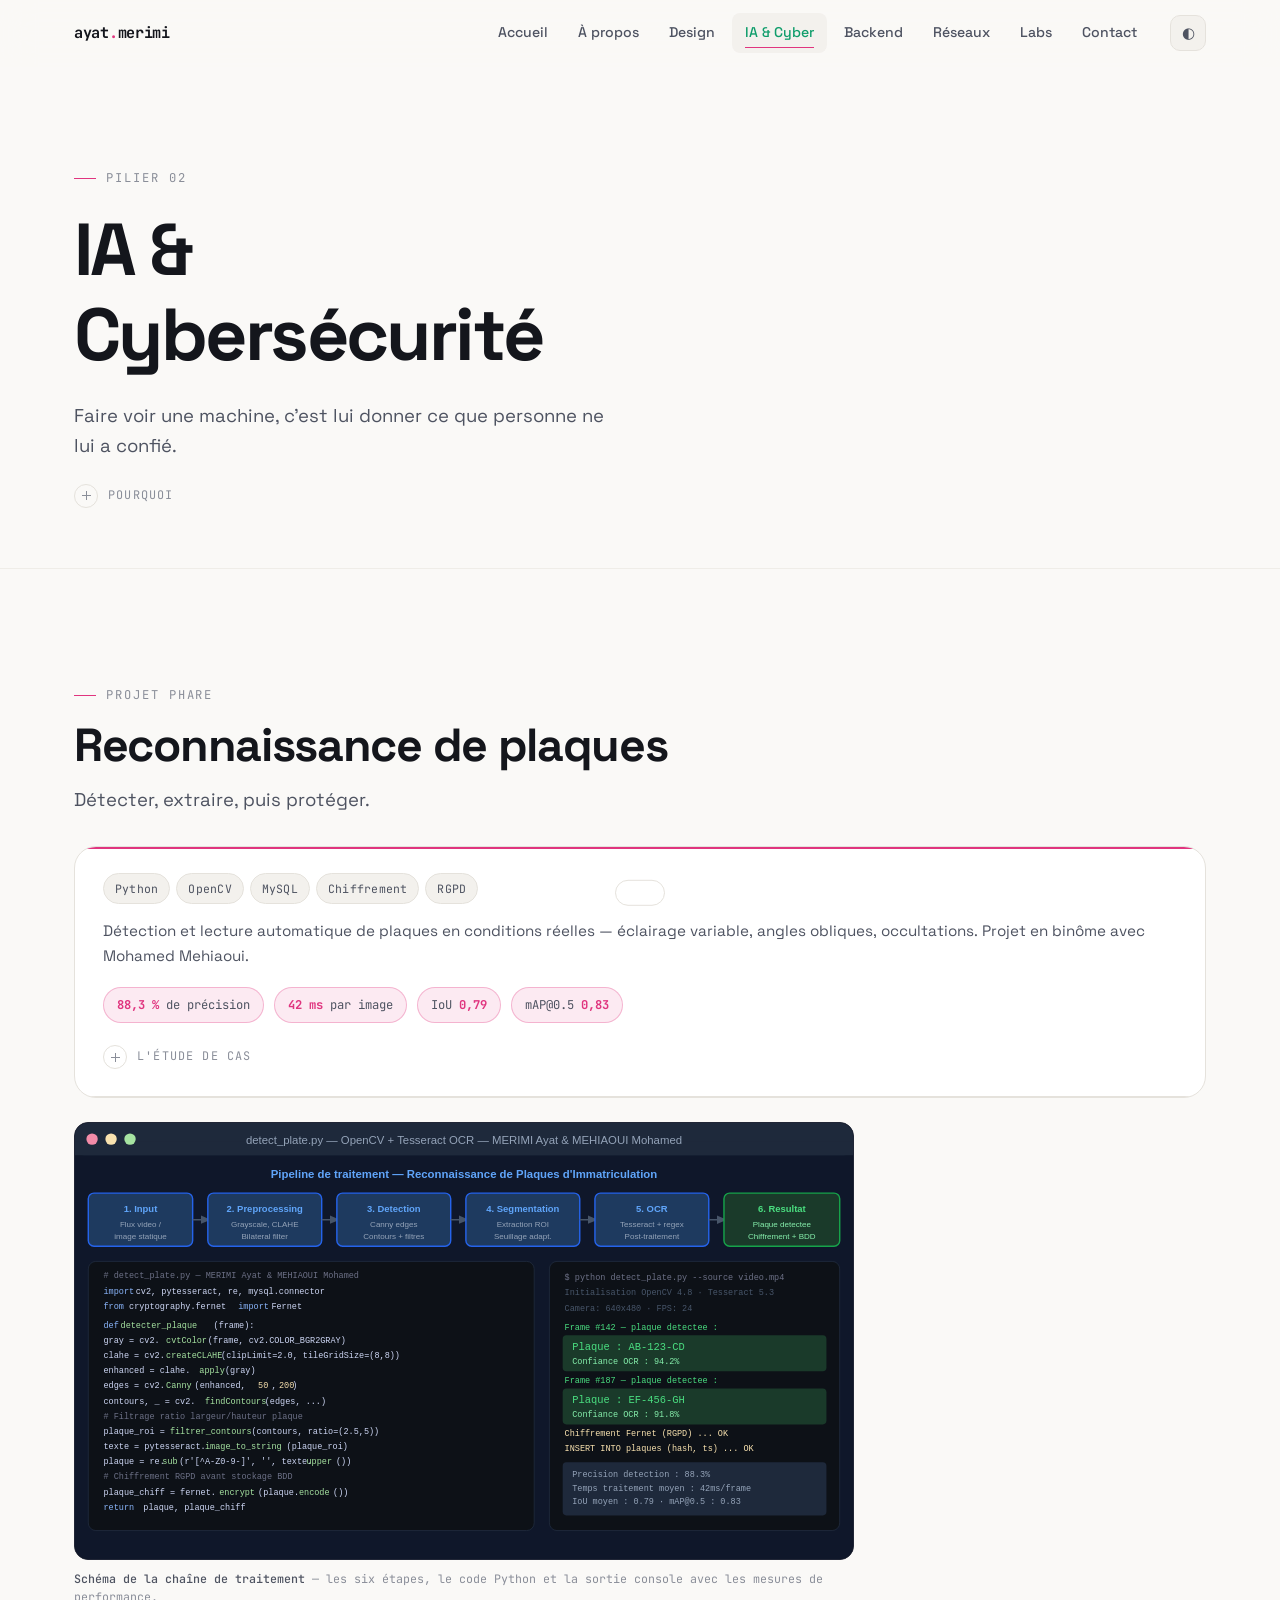
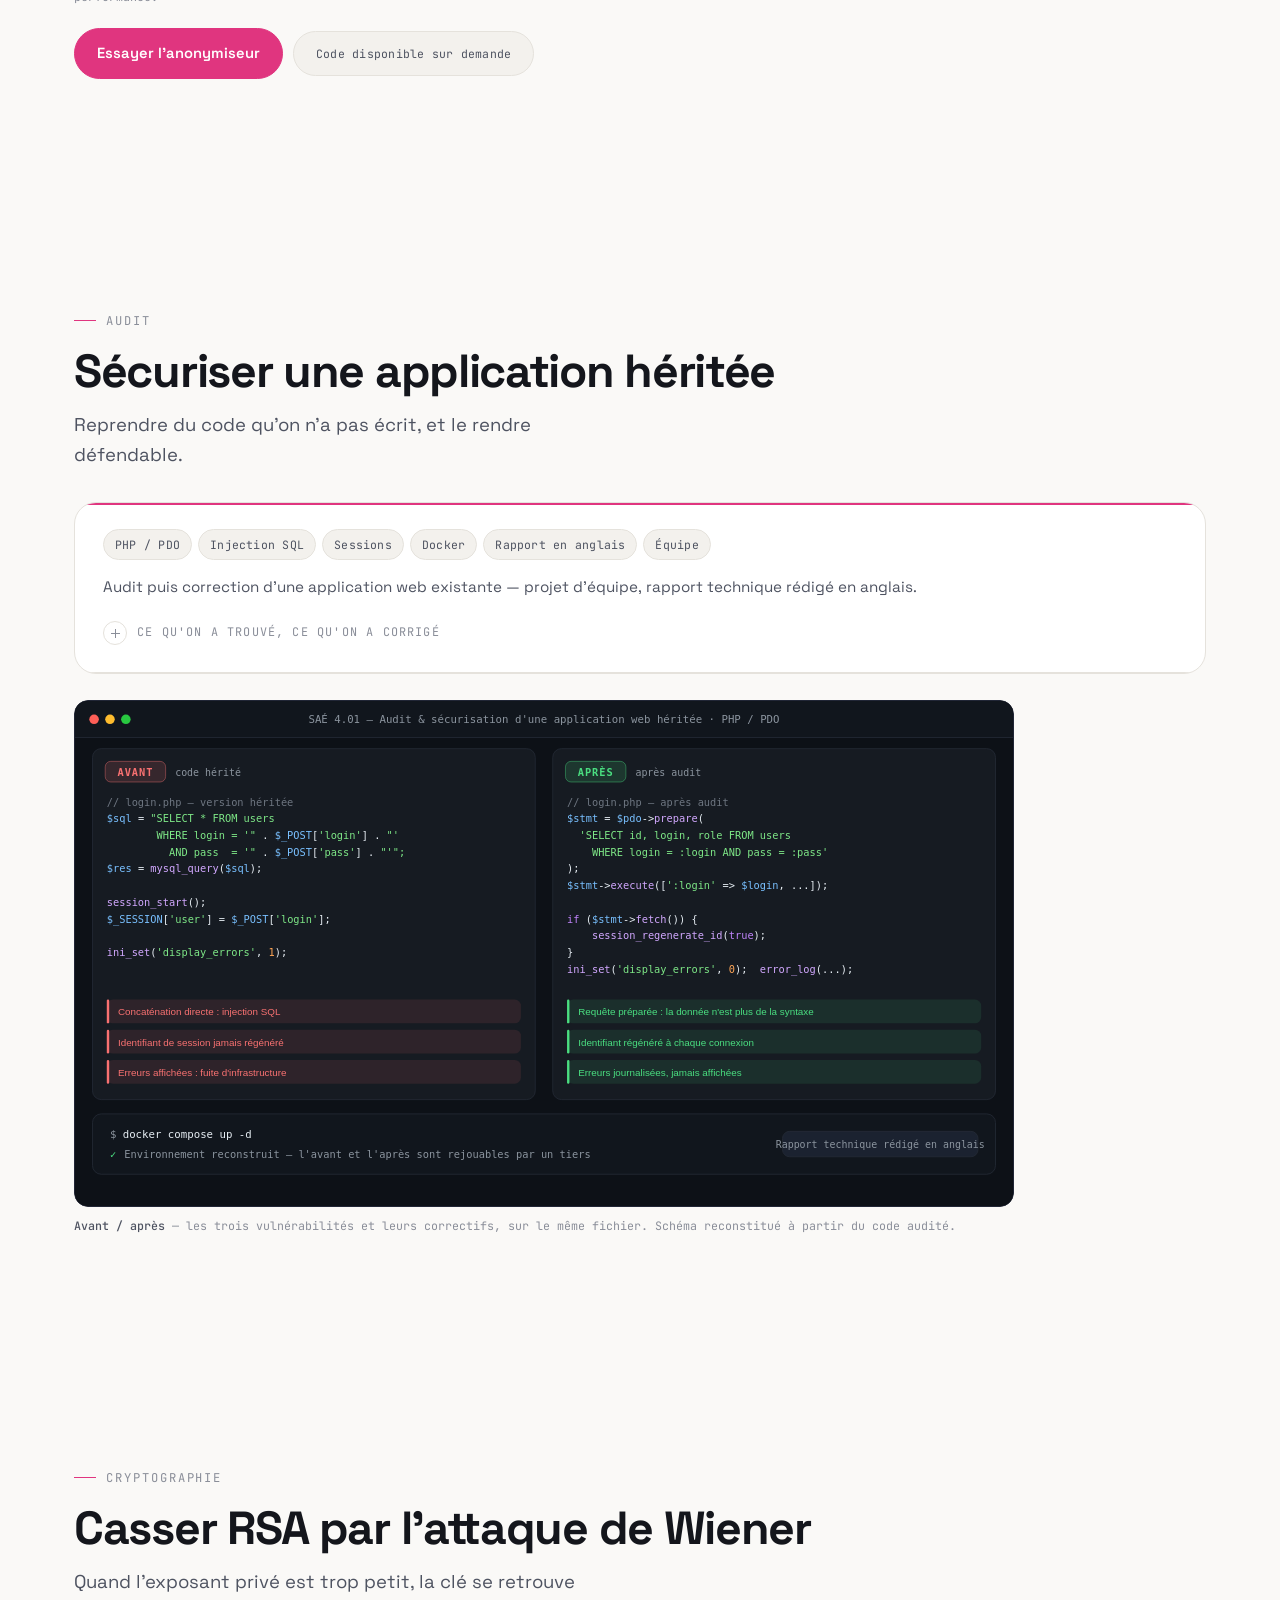
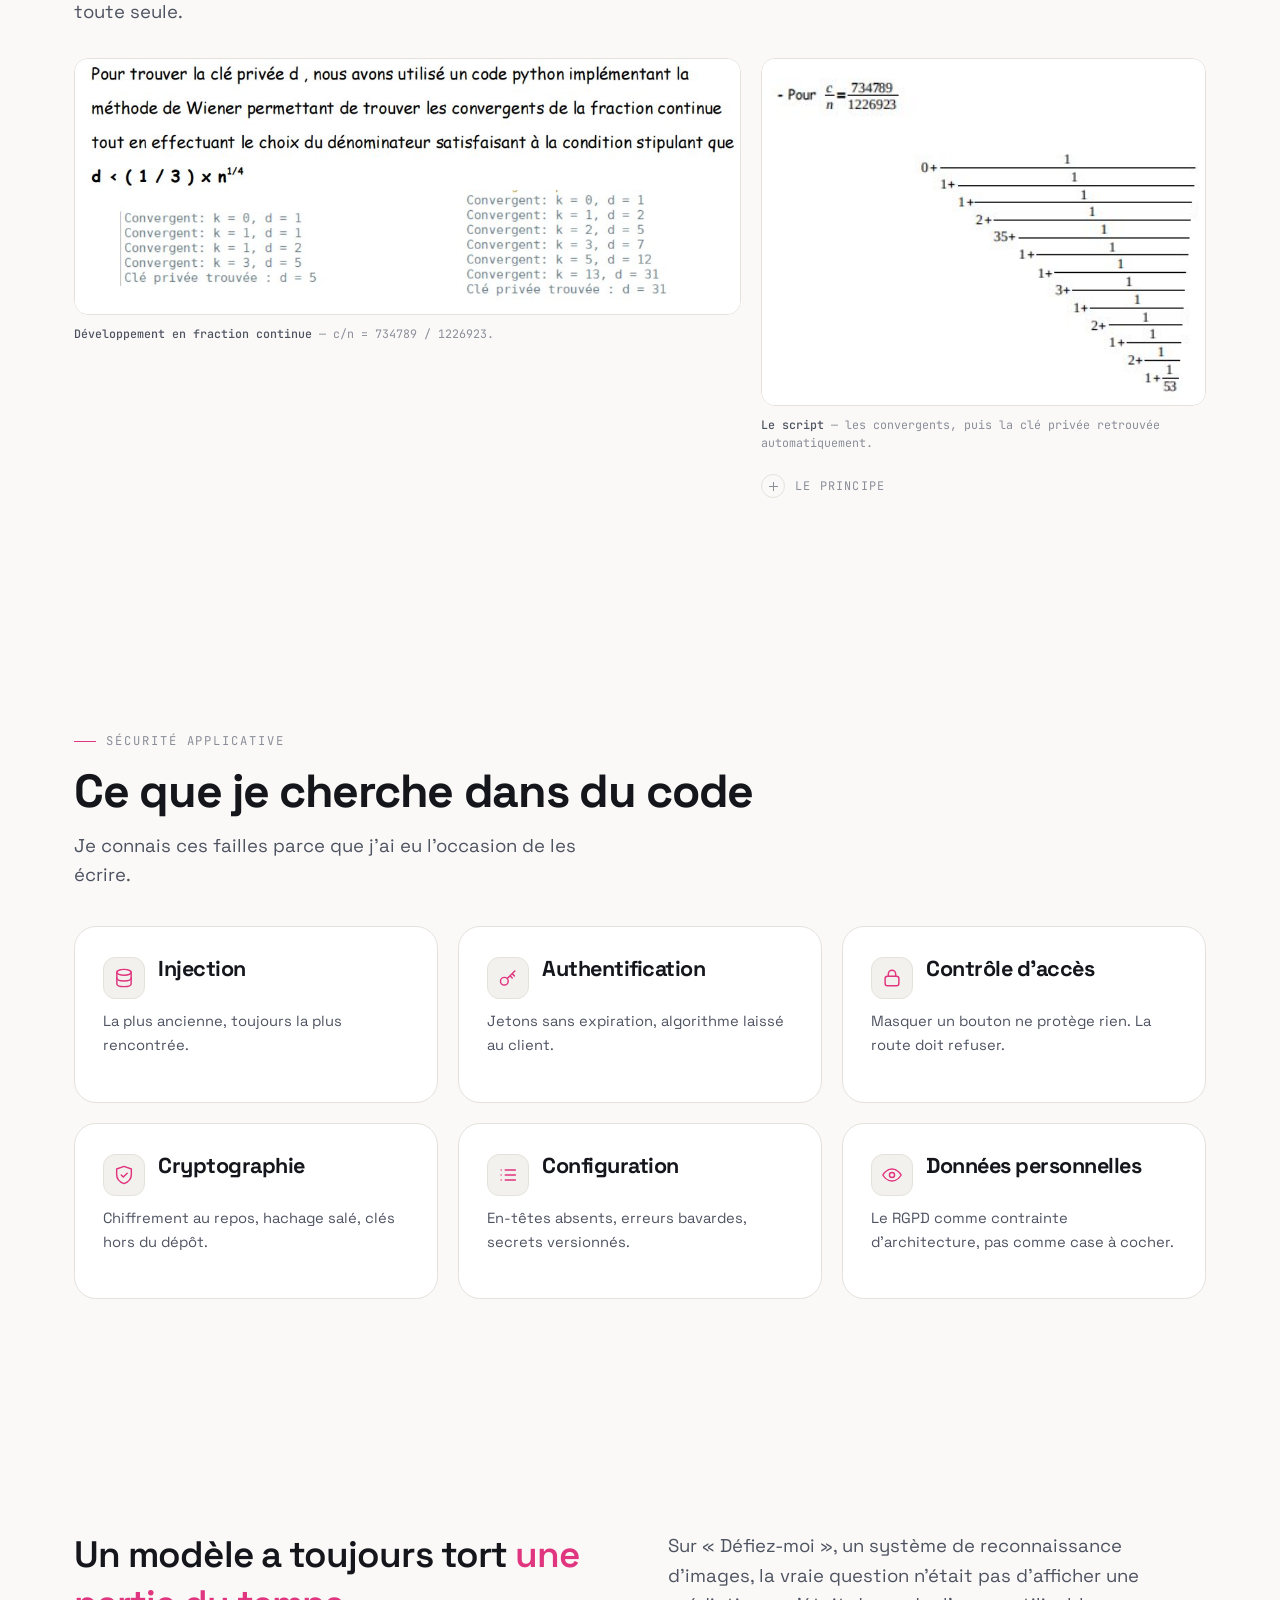
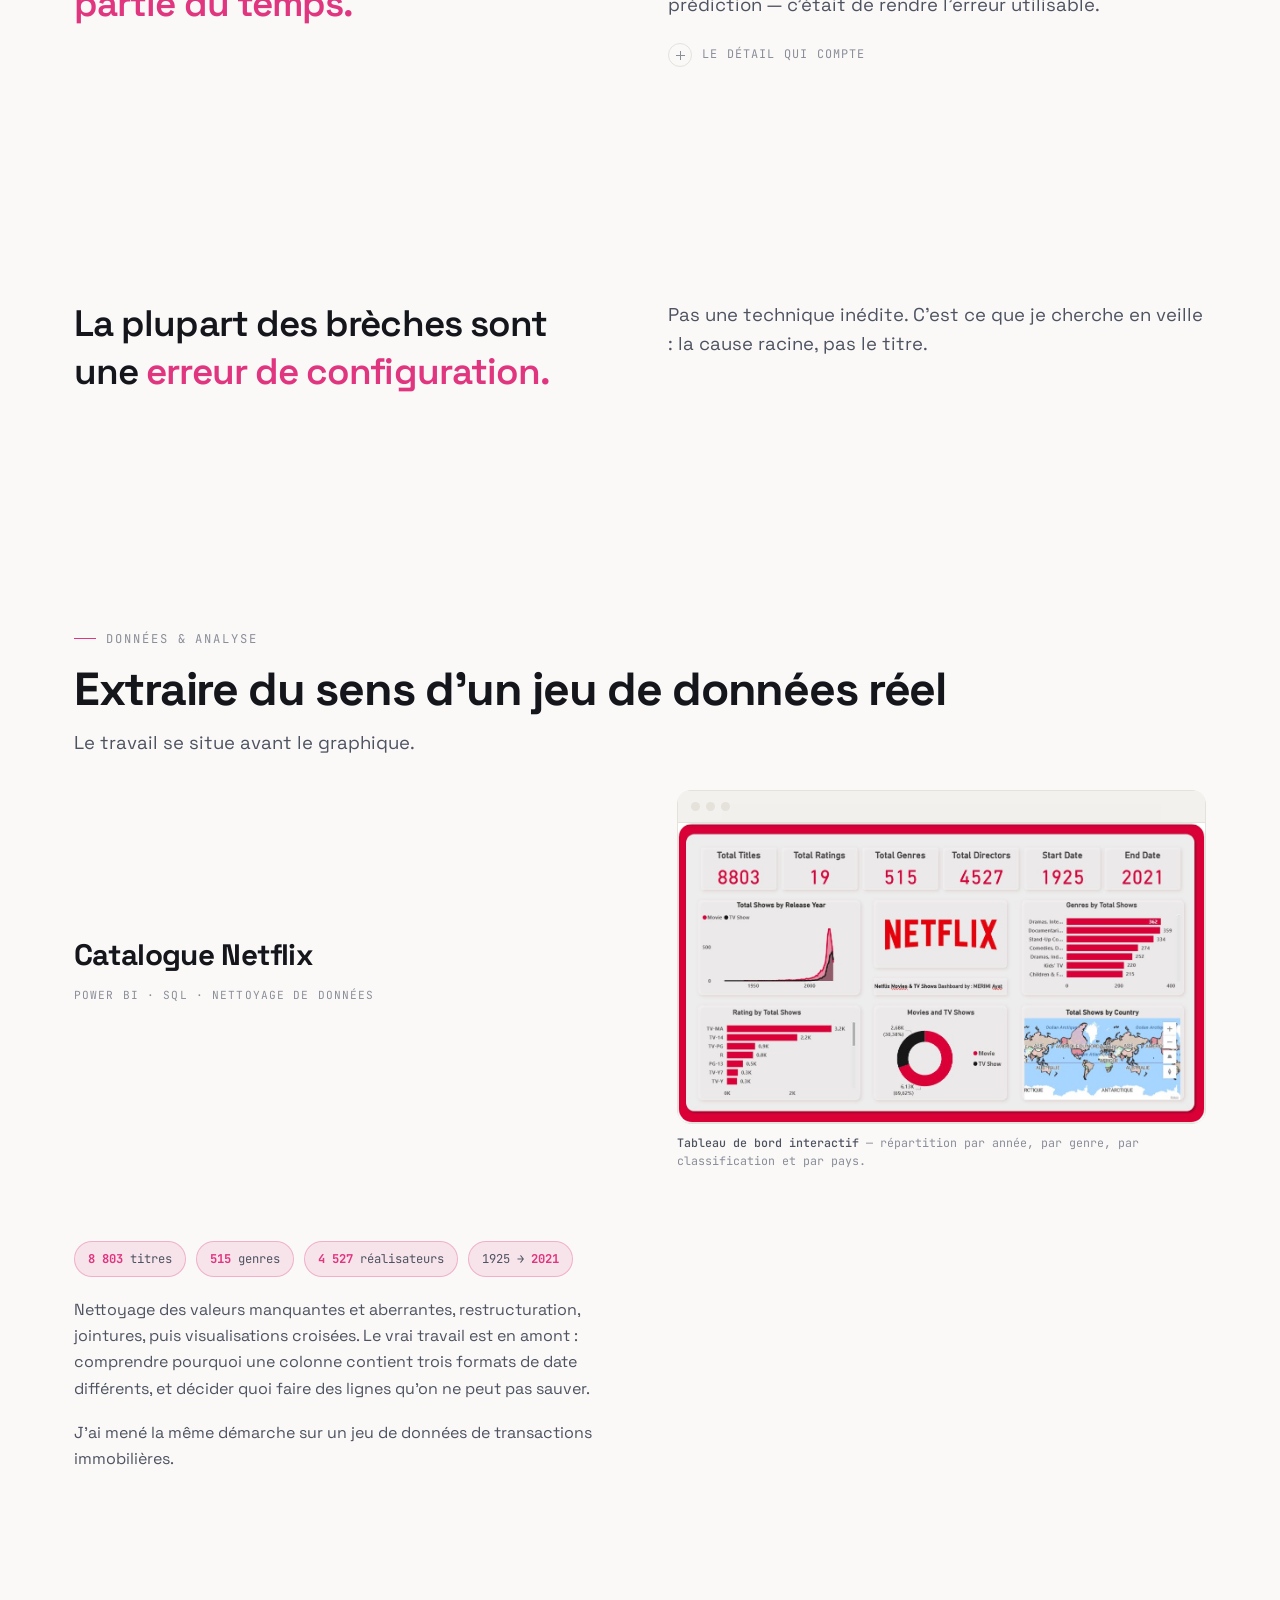
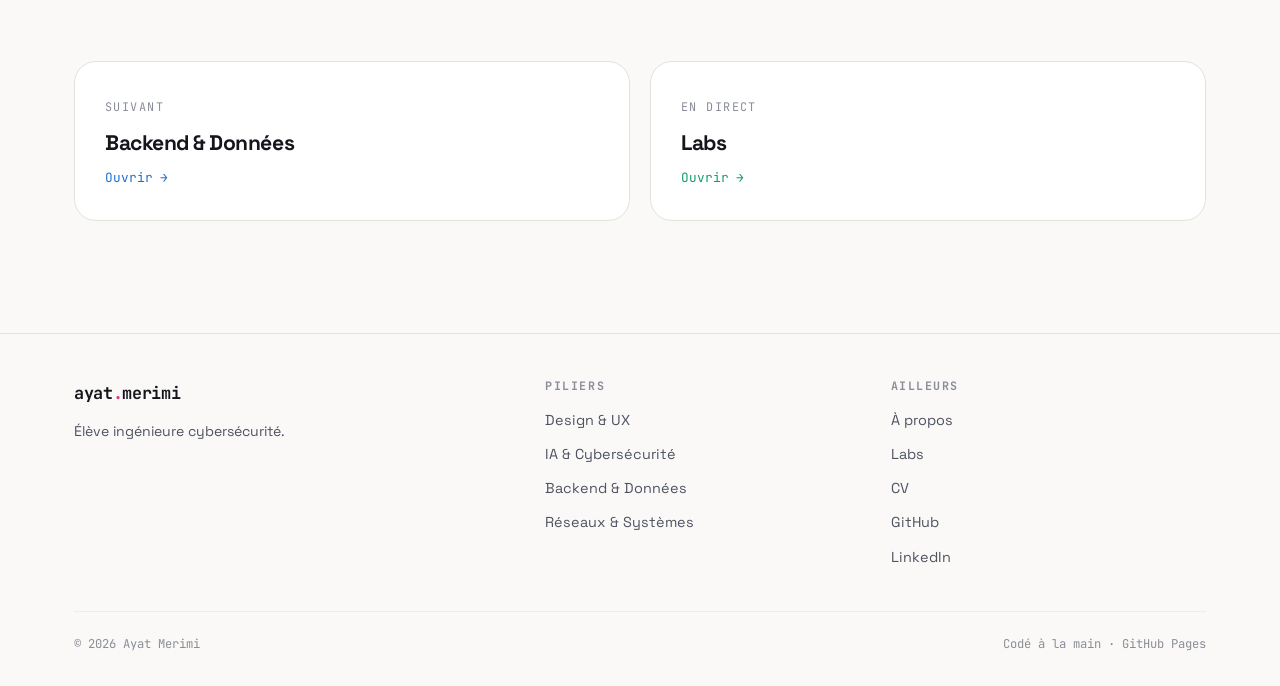
<file: ia-cyber.html>
<!DOCTYPE html>
<html lang="fr" data-theme="light" data-pillar="cyber">
<head>
<meta charset="utf-8">
<meta name="viewport" content="width=device-width, initial-scale=1">
<title>IA &amp; Cybersécurité — Ayat Merimi</title>
<meta name="description" content="Vision par ordinateur avec OpenCV, cryptographie, conformité RGPD, sécurité applicative OWASP, audit de code et analyse de données.">
<link rel="canonical" href="https://merimia.github.io/ia-cyber.html">
<meta property="og:title" content="IA & Cybersécurité — Ayat Merimi">
<meta property="og:description" content="Faire voir la machine, puis protéger ce qu'elle a vu.">
<meta property="og:image" content="https://merimia.github.io/assets/img/og.png">
<meta property="og:type" content="website">
<meta name="twitter:card" content="summary_large_image">
<link rel="icon" href="data:image/svg+xml,<svg xmlns='http://www.w3.org/2000/svg' viewBox='0 0 100 100'><rect width='100' height='100' rx='22' fill='%23faf9f7'/><text y='72' x='50' text-anchor='middle' font-size='58' font-family='monospace' fill='%2334d399'>&#8250;</text></svg>">
<link rel="preconnect" href="https://fonts.googleapis.com">
<link rel="preconnect" href="https://fonts.gstatic.com" crossorigin>
<link href="https://fonts.googleapis.com/css2?family=JetBrains+Mono:wght@400;500;700&family=Space+Grotesk:wght@400;500;600;700&display=swap" rel="stylesheet">
<link rel="stylesheet" href="assets/css/main.css">
<link rel="stylesheet" href="assets/css/fx.css">
</head>
<body>
<svg width="0" height="0" style="position:absolute" aria-hidden="true" focusable="false"><defs>
<symbol id="i-layout" viewBox="0 0 24 24"><rect x="3" y="4" width="18" height="16" rx="2"/><path d="M3 9h18M9 9v11"/></symbol>
<symbol id="i-palette" viewBox="0 0 24 24"><path d="M12 3a9 9 0 1 0 0 18c1 0 1.7-.8 1.7-1.7 0-.5-.2-.9-.5-1.2-.3-.3-.5-.7-.5-1.1 0-1 .8-1.7 1.7-1.7H16A5 5 0 0 0 21 11c0-4.4-4-8-9-8z"/><circle cx="7.5" cy="11" r="1.1"/><circle cx="12" cy="7.5" r="1.1"/><circle cx="16.5" cy="11" r="1.1"/></symbol>
<symbol id="i-phone" viewBox="0 0 24 24"><rect x="6" y="2.5" width="12" height="19" rx="2.5"/><path d="M10.5 18.5h3"/></symbol>
<symbol id="i-desktop" viewBox="0 0 24 24"><rect x="2.5" y="4" width="19" height="12.5" rx="2"/><path d="M8 20.5h8M12 16.5v4"/></symbol>
<symbol id="i-cube" viewBox="0 0 24 24"><path d="M12 2.8 20.5 7v10L12 21.2 3.5 17V7z"/><path d="M3.5 7 12 11.4 20.5 7M12 11.4v9.8"/></symbol>
<symbol id="i-grid" viewBox="0 0 24 24"><rect x="3" y="3" width="7.5" height="7.5" rx="1.5"/><rect x="13.5" y="3" width="7.5" height="7.5" rx="1.5"/><rect x="3" y="13.5" width="7.5" height="7.5" rx="1.5"/><rect x="13.5" y="13.5" width="7.5" height="7.5" rx="1.5"/></symbol>
<symbol id="i-eye" viewBox="0 0 24 24"><path d="M2 12s3.8-6.5 10-6.5S22 12 22 12s-3.8 6.5-10 6.5S2 12 2 12z"/><circle cx="12" cy="12" r="2.8"/></symbol>
<symbol id="i-shield" viewBox="0 0 24 24"><path d="M12 2.6 20 5.5v6c0 5-3.4 8.3-8 9.9-4.6-1.6-8-4.9-8-9.9v-6z"/><path d="m9 12 2.2 2.2L15.5 10"/></symbol>
<symbol id="i-lock" viewBox="0 0 24 24"><rect x="4.5" y="10" width="15" height="10.5" rx="2.5"/><path d="M8 10V7.5a4 4 0 0 1 8 0V10"/></symbol>
<symbol id="i-key" viewBox="0 0 24 24"><circle cx="8" cy="15.5" r="4.2"/><path d="m11.2 12.6 8.3-8.3M16.5 7.3l2.4 2.4M14.2 9.6l2.4 2.4"/></symbol>
<symbol id="i-database" viewBox="0 0 24 24"><ellipse cx="12" cy="5.8" rx="7.8" ry="3.2"/><path d="M4.2 5.8v12.4c0 1.8 3.5 3.2 7.8 3.2s7.8-1.4 7.8-3.2V5.8"/><path d="M4.2 12c0 1.8 3.5 3.2 7.8 3.2s7.8-1.4 7.8-3.2"/></symbol>
<symbol id="i-chart" viewBox="0 0 24 24"><path d="M3.5 20.5h17"/><rect x="5.5" y="11" width="3.4" height="6.5" rx="1"/><rect x="10.3" y="6.5" width="3.4" height="11" rx="1"/><rect x="15.1" y="13.5" width="3.4" height="4" rx="1"/></symbol>
<symbol id="i-bug" viewBox="0 0 24 24"><rect x="7" y="7.5" width="10" height="12" rx="5"/><path d="M9 6.2A3 3 0 0 1 15 6.2M7 12H3.2M20.8 12H17M7.6 8 4.8 5.6M16.4 8l2.8-2.4M7.6 17.6l-2.8 2.6M16.4 17.6l2.8 2.6"/></symbol>
<symbol id="i-code" viewBox="0 0 24 24"><path d="m8 7-5 5 5 5M16 7l5 5-5 5M13.5 4.5l-3 15"/></symbol>
<symbol id="i-braces" viewBox="0 0 24 24"><path d="M8.5 3.5c-2 0-2.5 1-2.5 3v2c0 2-1 3-2.5 3 1.5 0 2.5 1 2.5 3v2c0 2 .5 3 2.5 3M15.5 3.5c2 0 2.5 1 2.5 3v2c0 2 1 3 2.5 3-1.5 0-2.5 1-2.5 3v2c0 2-.5 3-2.5 3"/></symbol>
<symbol id="i-server" viewBox="0 0 24 24"><rect x="3" y="3.5" width="18" height="7" rx="2"/><rect x="3" y="13.5" width="18" height="7" rx="2"/><path d="M7 7h.01M7 17h.01"/></symbol>
<symbol id="i-layers" viewBox="0 0 24 24"><path d="m12 2.8 9 4.6-9 4.6-9-4.6z"/><path d="m3 12.5 9 4.6 9-4.6M3 17.2l9 4.6 9-4.6"/></symbol>
<symbol id="i-flask" viewBox="0 0 24 24"><path d="M9.5 2.8v6.4L4.2 18.4c-.9 1.5.2 3.3 2 3.3h11.6c1.8 0 2.9-1.8 2-3.3L14.5 9.2V2.8"/><path d="M8.5 2.8h7M6.6 14.5h10.8"/></symbol>
<symbol id="i-network" viewBox="0 0 24 24"><circle cx="12" cy="4.5" r="2.4"/><circle cx="4.8" cy="19.5" r="2.4"/><circle cx="19.2" cy="19.5" r="2.4"/><path d="M12 6.9v4.6M12 11.5 6.3 17.6M12 11.5l5.7 6.1"/></symbol>
<symbol id="i-route" viewBox="0 0 24 24"><circle cx="5.5" cy="5.5" r="2.6"/><circle cx="18.5" cy="18.5" r="2.6"/><path d="M8.1 5.5h5.4a4 4 0 0 1 0 8h-3a4 4 0 0 0 0 8h5.4"/></symbol>
<symbol id="i-wall" viewBox="0 0 24 24"><rect x="2.8" y="4" width="18.4" height="16" rx="2"/><path d="M2.8 9.3h18.4M2.8 14.7h18.4M8.5 4v5.3M15.5 4v5.3M6 9.3v5.4M12 9.3v5.4M18 9.3v5.4M9 14.7V20M15.5 14.7V20"/></symbol>
<symbol id="i-search" viewBox="0 0 24 24"><circle cx="10.5" cy="10.5" r="6.8"/><path d="m15.5 15.5 5 5"/></symbol>
<symbol id="i-terminal" viewBox="0 0 24 24"><rect x="2.5" y="4" width="19" height="16" rx="2.5"/><path d="m7 10 2.6 2.4L7 14.8M12.8 15h4"/></symbol>
<symbol id="i-box" viewBox="0 0 24 24"><rect x="3" y="3.5" width="18" height="17" rx="2.5"/><path d="M3 9h18M8 3.5V9M13 3.5V9"/></symbol>
<symbol id="i-plane" viewBox="0 0 24 24"><path d="M10.5 19.5 12 21l1.5-1.5-.6-4.4 6.4 1.9c.7.2 1.4-.4 1.2-1.1l-.5-1.7a1.6 1.6 0 0 0-.8-1L13 9.6V5a2 2 0 0 0-2-2 2 2 0 0 0-2 2v4.6l-6.2 3.6c-.4.2-.7.6-.8 1l-.5 1.7c-.2.7.5 1.3 1.2 1.1l6.4-1.9z"/></symbol>
<symbol id="i-leaf" viewBox="0 0 24 24"><path d="M4 20.5c0-8 5-14 16-15.5C21 14 16 20.5 8 20.5z"/><path d="M4 20.5C8 15 12 12 18 9.5"/></symbol>
<symbol id="i-building" viewBox="0 0 24 24"><rect x="4" y="2.8" width="16" height="18.4" rx="2"/><path d="M8.5 7h2M13.5 7h2M8.5 11.5h2M13.5 11.5h2M10 21.2v-4.4h4v4.4"/></symbol>
<symbol id="i-flag" viewBox="0 0 24 24"><path d="M5 21.5V3.2M5 4.2c4.5-2 9.5 2 14 0v9.6c-4.5 2-9.5-2-14 0"/></symbol>
<symbol id="i-list" viewBox="0 0 24 24"><path d="M9 6.5h11M9 12h11M9 17.5h11M4.5 6.5h.01M4.5 12h.01M4.5 17.5h.01"/></symbol>
<symbol id="i-swatch" viewBox="0 0 24 24"><path d="M4.5 3.5h6v13a3 3 0 0 1-6 0z"/><path d="M10.5 10.2 15 5.7l4.2 4.2-8.7 8.7M8.5 16.5h.01M12.5 20.5h7"/></symbol>
<symbol id="i-target" viewBox="0 0 24 24"><circle cx="12" cy="12" r="8.5"/><circle cx="12" cy="12" r="4.5"/><circle cx="12" cy="12" r=".8"/></symbol>
</defs></svg>

<div id="progress"></div>
<a class="skip-link" href="#main">Aller au contenu</a>

<header class="nav">
  <div class="wrap">
    <a class="brand" href="index.html">ayat<span>.</span>merimi</a>
    <nav class="nav-links" id="nav-links" aria-label="Navigation principale">
      <a href="index.html">Accueil</a>
      <a href="apropos.html">À propos</a>
      <a href="design.html">Design</a>
      <a href="ia-cyber.html" class="active" aria-current="page">IA&nbsp;&amp;&nbsp;Cyber</a>
      <a href="backend.html">Backend</a>
      <a href="reseaux.html">Réseaux</a>
      <a href="labs.html">Labs</a>
      <a href="index.html#contact">Contact</a>
    </nav>
    <button class="icon-btn" id="theme-btn" aria-label="Changer de thème">◑</button>
    <button class="icon-btn burger" id="burger" aria-label="Menu" aria-expanded="false" aria-controls="nav-links">☰</button>
  </div>
</header>

<main id="main">

<section class="hero" style="padding-bottom:60px">
  <div class="wrap">
    <p class="eyebrow rv in">Pilier 02</p>
    <h1 class="rv in" style="max-width:12ch">IA &amp;<br>Cybersécurité</h1>
    <p class="lede rv in rv-d1" style="margin-top:24px">
      Faire voir une machine, c'est lui donner ce que personne ne lui a confié.
    </p>
    <details class="more rv in rv-d2">
      <summary><span class="pl"></span> Pourquoi</summary>
      <div class="more-body">
        <p style="max-width:58ch;margin-bottom:0">
          Un système qui lit des plaques d'immatriculation collecte des données personnelles,
          qu'on le veuille ou non. Je travaille exactement sur cette frontière : ce que la machine
          peut extraire, et ce qu'on a le droit d'en faire.
        </p>
      </div>
    </details>
  </div>
</section>

<hr class="divider">

<section>
  <div class="wrap">
    <p class="eyebrow rv">Projet phare</p>
    <h2 class="rv" style="margin-bottom:12px">Reconnaissance de plaques</h2>
    <p class="lede rv rv-d1" style="margin-bottom:32px">Détecter, extraire, puis protéger.</p>

    <div class="case rv">
      <div class="case-head">
        <div class="chips" style="margin-bottom:14px">
          <span class="chip">Python</span><span class="chip">OpenCV</span>
          <span class="chip">MySQL</span><span class="chip">Chiffrement</span><span class="chip">RGPD</span>
        </div>
        <p style="margin:0;font-size:.95rem">
          Détection et lecture automatique de plaques en conditions réelles — éclairage variable,
          angles obliques, occultations. Projet en binôme avec Mohamed Mehiaoui.
        </p>
        <ul class="metrics">
          <li><b>88,3 %</b> de précision</li>
          <li><b>42 ms</b> par image</li>
          <li>IoU <b>0,79</b></li>
          <li>mAP@0.5 <b>0,83</b></li>
        </ul>
        <details class="more">
          <summary><span class="pl"></span> L'étude de cas</summary>
          <div class="more-body">
            <div class="detail-grid">
              <div><h4>La chaîne</h4><ul>
                <li>Niveaux de gris, CLAHE, filtre bilatéral</li>
                <li>Contours de Canny, filtrage par ratio</li>
                <li>Extraction de la région d'intérêt</li>
                <li>Seuillage adaptatif, OCR Tesseract</li>
                <li>Validation du format par expression régulière</li>
              </ul></div>
              <div><h4>Le volet RGPD</h4><p>Une plaque est une donnée personnelle. Chiffrement Fernet avant insertion en base, accès restreint, conservation limitée dans le temps.</p></div>
              <div><h4>Ce que je referais</h4><p>Une détection par modèle entraîné, avec l'heuristique conservée en repli : un modèle se trompe en silence, une heuristique échoue visiblement.</p></div>
              <div><h4>Ma part</h4><p>Chaîne de traitement d'image, post-traitement OCR, chiffrement et persistance. OpenCV 4.8, Tesseract 5.3, confiance OCR mesurée entre 91 et 94 %.</p></div>
            </div>
          </div>
        </details>
      </div>
    </div>

    <figure class="fig dark rv" style="margin-top:24px">
      <img src="assets/img/schema-plaques.svg" alt="Pipeline de traitement de la reconnaissance de plaques : entrée, prétraitement, détection, segmentation, OCR, résultat chiffré" loading="lazy">
      <figcaption><b>Schéma de la chaîne de traitement</b> — les six étapes, le code Python et la sortie console avec les mesures de performance.</figcaption>
    </figure>

    <div class="row rv" style="margin-top:22px">
      <a class="btn btn-primary" href="labs.html#lab-plaque">Essayer l'anonymiseur</a>
      <span class="chip" style="padding:12px 22px;border-radius:100px">Code disponible sur demande</span>
    </div>
  </div>
</section>

<section>
  <div class="wrap">
    <p class="eyebrow rv">Audit</p>
    <h2 class="rv" style="margin-bottom:12px">Sécuriser une application héritée</h2>
    <p class="lede rv rv-d1" style="margin-bottom:32px">
      Reprendre du code qu'on n'a pas écrit, et le rendre défendable.
    </p>

    <div class="case rv">
      <div class="case-head">
        <div class="chips" style="margin-bottom:14px">
          <span class="chip">PHP / PDO</span><span class="chip">Injection SQL</span>
          <span class="chip">Sessions</span><span class="chip">Docker</span>
          <span class="chip">Rapport en anglais</span><span class="chip">Équipe</span>
        </div>
        <p style="margin:0;font-size:.95rem">
          Audit puis correction d'une application web existante — projet d'équipe, rapport technique
          rédigé en anglais.
        </p>
        <details class="more">
          <summary><span class="pl"></span> Ce qu'on a trouvé, ce qu'on a corrigé</summary>
          <div class="more-body">
            <div class="detail-grid">
              <div><h4>Les failles identifiées</h4><ul>
                <li>Injections SQL sur les entrées non filtrées</li>
                <li>Défauts de gestion de session</li>
                <li>Messages d'erreur exposant l'infrastructure</li>
              </ul></div>
              <div><h4>Les corrections</h4><ul>
                <li>Réécriture complète de la couche d'accès aux données en PDO, requêtes préparées</li>
                <li>Reprise de la gestion de session</li>
                <li>Suppression des messages d'erreur verbeux en production</li>
                <li>Dockerisation, pour rendre la correction vérifiable par un tiers</li>
              </ul></div>
              <div><h4>Pourquoi la dockerisation compte</h4><p>Un correctif qu'on ne peut pas rejouer n'est pas un correctif, c'est une affirmation. En livrant l'environnement avec le code, n'importe qui peut constater l'avant et l'après.</p></div>
              <div><h4>Le rapport</h4><p>Rédigé en anglais, il décrit chaque vulnérabilité, son exploitation et son correctif.
                <br><a class="link-q" href="assets/doc/rapport-audit-web-en.pdf" target="_blank" rel="noopener" style="margin-top:8px">Lire le rapport (PDF) <svg class="ico"><use href="#i-code"/></svg></a></p></div>
            </div>
          </div>
        </details>
      </div>
    </div>

    <figure class="fig board dark rv" style="margin-top:26px">
      <a href="assets/img/schema-audit-web.svg" target="_blank" rel="noopener">
        <img src="assets/img/schema-audit-web.svg" alt="Comparaison du code avant et après l'audit : requête concaténée puis requête préparée PDO, session régénérée, erreurs journalisées" loading="lazy">
      </a>
      <figcaption><b>Avant / après</b> — les trois vulnérabilités et leurs correctifs, sur le même fichier.
        Schéma reconstitué à partir du code audité.</figcaption>
    </figure>
  </div>
</section>

<section>
  <div class="wrap">
    <p class="eyebrow rv">Cryptographie</p>
    <h2 class="rv" style="margin-bottom:12px">Casser RSA par l'attaque de Wiener</h2>
    <p class="lede rv rv-d1" style="margin-bottom:32px">
      Quand l'exposant privé est trop petit, la clé se retrouve toute seule.
    </p>

    <div class="fig-row side rv">
      <figure class="fig">
        <a href="assets/img/rsa-fractions.jpg" target="_blank" rel="noopener">
          <img src="assets/img/rsa-fractions.jpg" srcset="assets/img/rsa-fractions@0.5.jpg 486w, assets/img/rsa-fractions.jpg 973w" sizes="(max-width:780px) 100vw, 55vw" alt="Développement en fraction continue de c/n" loading="lazy">
        </a>
        <figcaption><b>Développement en fraction continue</b> — c/n = 734789 / 1226923.</figcaption>
      </figure>
      <div>
            <figure class="fig">
          <a href="assets/img/rsa-python.jpg" target="_blank" rel="noopener">
            <img src="assets/img/rsa-python.jpg" alt="Script Python calculant les convergents et retrouvant la clé privée" loading="lazy">
          </a>
          <figcaption><b>Le script</b> — les convergents, puis la clé privée retrouvée automatiquement.</figcaption>
        </figure>
        <details class="more">
          <summary><span class="pl"></span> Le principe</summary>
          <div class="more-body">
            <p style="font-size:.9rem;margin:0">
              L'attaque exploite une faiblesse de paramétrage, pas une faiblesse de RSA lui-même :
              si l'exposant privé est petit devant le module, il apparaît parmi les convergents du
              développement en fraction continue de e/n. On les teste un à un jusqu'à retrouver la
              factorisation. C'est le meilleur rappel que la cryptographie ne se casse presque jamais
              par les mathématiques — elle se casse par la mise en œuvre.
            </p>
          </div>
        </details>
      </div>
    </div>
  </div>
</section>

<section>
  <div class="wrap">
    <p class="eyebrow rv">Sécurité applicative</p>
    <h2 class="rv" style="margin-bottom:12px">Ce que je cherche dans du code</h2>
    <p class="lede rv rv-d1" style="margin-bottom:36px">
      Je connais ces failles parce que j'ai eu l'occasion de les écrire.
    </p>

    <div class="grid g-3">

      <article class="card rv">
        <div class="card-title"><span class="card-ico"><svg class="ico"><use href="#i-database"/></svg></span>
          <div><h3>Injection</h3></div></div>
        <p>La plus ancienne, toujours la plus rencontrée.</p>
      </article>

      <article class="card rv rv-d1">
        <div class="card-title"><span class="card-ico"><svg class="ico"><use href="#i-key"/></svg></span>
          <div><h3>Authentification</h3></div></div>
        <p>Jetons sans expiration, algorithme laissé au client.</p>
      </article>

      <article class="card rv rv-d2">
        <div class="card-title"><span class="card-ico"><svg class="ico"><use href="#i-lock"/></svg></span>
          <div><h3>Contrôle d'accès</h3></div></div>
        <p>Masquer un bouton ne protège rien. La route doit refuser.</p>
      </article>

      <article class="card rv">
        <div class="card-title"><span class="card-ico"><svg class="ico"><use href="#i-shield"/></svg></span>
          <div><h3>Cryptographie</h3></div></div>
        <p>Chiffrement au repos, hachage salé, clés hors du dépôt.</p>
      </article>

      <article class="card rv rv-d1">
        <div class="card-title"><span class="card-ico"><svg class="ico"><use href="#i-list"/></svg></span>
          <div><h3>Configuration</h3></div></div>
        <p>En-têtes absents, erreurs bavardes, secrets versionnés.</p>
      </article>

      <article class="card rv rv-d2">
        <div class="card-title"><span class="card-ico"><svg class="ico"><use href="#i-eye"/></svg></span>
          <div><h3>Données personnelles</h3></div></div>
        <p>Le RGPD comme contrainte d'architecture, pas comme case à cocher.</p>
      </article>

    </div>
  </div>
</section>

<section>
  <div class="wrap">
    <div class="grid g-2" style="align-items:start;gap:56px">
      <p class="claim rv">Un modèle a toujours tort <em>une partie du temps.</em></p>
      <div class="rv rv-d1">
        <p class="lede">
          Sur « Défiez-moi », un système de reconnaissance d'images, la vraie question n'était pas
          d'afficher une prédiction — c'était de rendre l'erreur utilisable.
        </p>
        <details class="more">
          <summary><span class="pl"></span> Le détail qui compte</summary>
          <div class="more-body">
            <p style="font-size:.93rem">
              Le retour utilisateur propose trois réponses, pas deux : « bravo », « non, c'est l'autre »,
              et <em>« ni l'un ni l'autre »</em>. Sans cette troisième option, on force l'utilisateur à
              choisir entre deux réponses fausses — et on empoisonne les données qui serviront au
              réentraînement.
            </p>
            <p style="font-size:.93rem;margin-bottom:0">
              Chaque prédiction est archivée avec sa date, son retour et ses images. L'utilisateur peut
              auditer le système au lieu de le subir. C'est ma définition d'une IA acceptable.
            </p>
            <p style="margin:16px 0 0">
              <a class="link-q" href="design.html">Voir la maquette complète <svg class="ico"><use href="#i-code"/></svg></a>
            </p>
          </div>
        </details>
      </div>
    </div>
  </div>
</section>

<section>
  <div class="wrap">
    <div class="grid g-2" style="align-items:start;gap:56px">
      <p class="claim rv">La plupart des brèches sont une <em>erreur de configuration.</em></p>
      <div class="rv rv-d1">
        <p class="lede">
          Pas une technique inédite. C'est ce que je cherche en veille : la cause racine, pas le titre.
        </p>
      </div>
    </div>
  </div>
</section>

<section>
  <div class="wrap">
    <p class="eyebrow rv">Données &amp; analyse</p>
    <h2 class="rv" style="margin-bottom:12px">Extraire du sens d'un jeu de données réel</h2>
    <p class="lede rv rv-d1" style="margin-bottom:32px">
      Le travail se situe avant le graphique.
    </p>

    <article class="show rv">
      <div class="show-head">
        <h3>Catalogue Netflix</h3>
        <p class="card-meta">Power BI · SQL · nettoyage de données</p>
      </div>
      <figure class="fig">
        <a href="assets/img/powerbi-netflix.jpg" target="_blank" rel="noopener">
                <div class="frame">
                  <div class="frame-bar"><i></i><i></i><i></i><em>Power BI — catalogue Netflix</em></div>
                  <img src="assets/img/powerbi-netflix.jpg" srcset="assets/img/powerbi-netflix@0.5.jpg 598w, assets/img/powerbi-netflix.jpg 1197w" sizes="(max-width:820px) 100vw, 780px" alt="Tableau de bord Power BI du catalogue Netflix : titres par année, genres, classifications, répartition par pays" loading="lazy">
                </div>
              </a>
        <figcaption><b>Tableau de bord interactif</b> — répartition par année, par genre, par classification et par pays.</figcaption>
      </figure>
      <div class="show-body">
        <ul class="metrics">
          <li><b>8 803</b> titres</li>
          <li><b>515</b> genres</li>
          <li><b>4 527</b> réalisateurs</li>
          <li>1925 → <b>2021</b></li>
        </ul>
        <p style="margin-top:20px">
          Nettoyage des valeurs manquantes et aberrantes, restructuration, jointures, puis
          visualisations croisées. Le vrai travail est en amont : comprendre pourquoi une colonne
          contient trois formats de date différents, et décider quoi faire des lignes qu'on ne peut
          pas sauver.
        </p>
        <p style="margin-bottom:0">
          J'ai mené la même démarche sur un jeu de données de transactions immobilières.
        </p>
      </div>
    </article>
  </div>
</section>

<section class="tight">
  <div class="wrap">
    <div class="grid g-2">
      <a class="gate rv" data-pillar="back" href="backend.html">
        <span class="gate-n">SUIVANT</span><h3>Backend &amp; Données</h3>
        <span class="gate-go">Ouvrir <span>→</span></span>
      </a>
      <a class="gate rv rv-d1" href="labs.html">
        <span class="gate-n">EN DIRECT</span><h3>Labs</h3>
        <span class="gate-go">Ouvrir <span>→</span></span>
      </a>
    </div>
  </div>
</section>

</main>

<footer>
  <div class="wrap">
    <div class="foot-grid">
      <div>
        <a class="brand" href="index.html" style="font-size:1.05rem">ayat<span>.</span>merimi</a>
        <p style="font-size:.88rem;margin-top:12px;max-width:30ch">Élève ingénieure cybersécurité.</p>
      </div>
      <div><h4>Piliers</h4><ul>
        <li><a href="design.html">Design &amp; UX</a></li>
        <li><a href="ia-cyber.html">IA &amp; Cybersécurité</a></li>
        <li><a href="backend.html">Backend &amp; Données</a></li>
        <li><a href="reseaux.html">Réseaux &amp; Systèmes</a></li>
      </ul></div>
      <div><h4>Ailleurs</h4><ul>
        <li><a href="apropos.html">À propos</a></li>
        <li><a href="labs.html">Labs</a></li>
        <li><a href="cv-ayat-merimi.pdf" target="_blank" rel="noopener">CV</a></li>
        <li><a href="https://github.com/merimia" target="_blank" rel="noopener">GitHub</a></li>
        <li><a href="https://linkedin.com/in/ayat-merimi" target="_blank" rel="noopener">LinkedIn</a></li>
      </ul></div>
    </div>
    <div class="foot-base">
      <span>© <span data-year>2026</span> Ayat Merimi</span>
      <span>Codé à la main · GitHub Pages</span>
    </div>
  </div>
</footer>

<div id="egg" role="status" aria-live="polite"></div>
<script src="assets/js/core.js" defer></script>
<script src="assets/js/fx.js" defer></script>
</body>
</html>
</file>
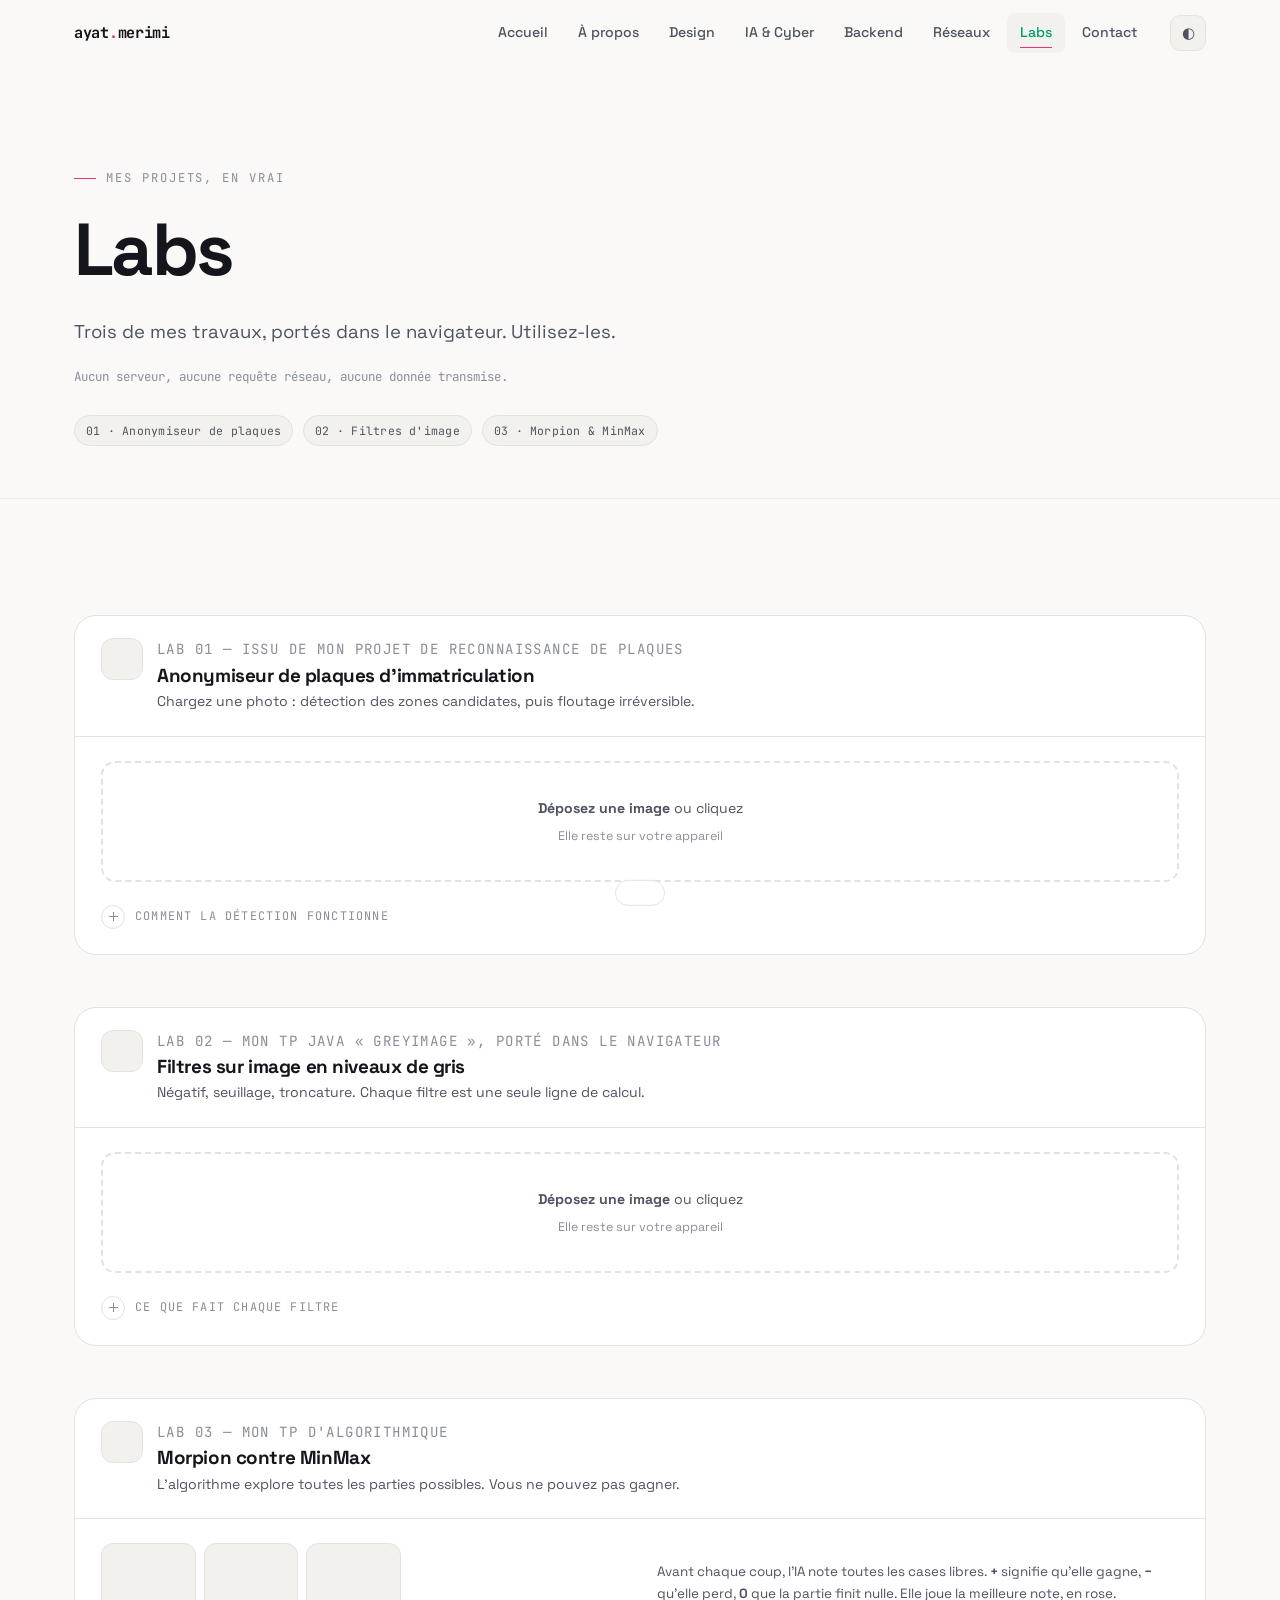
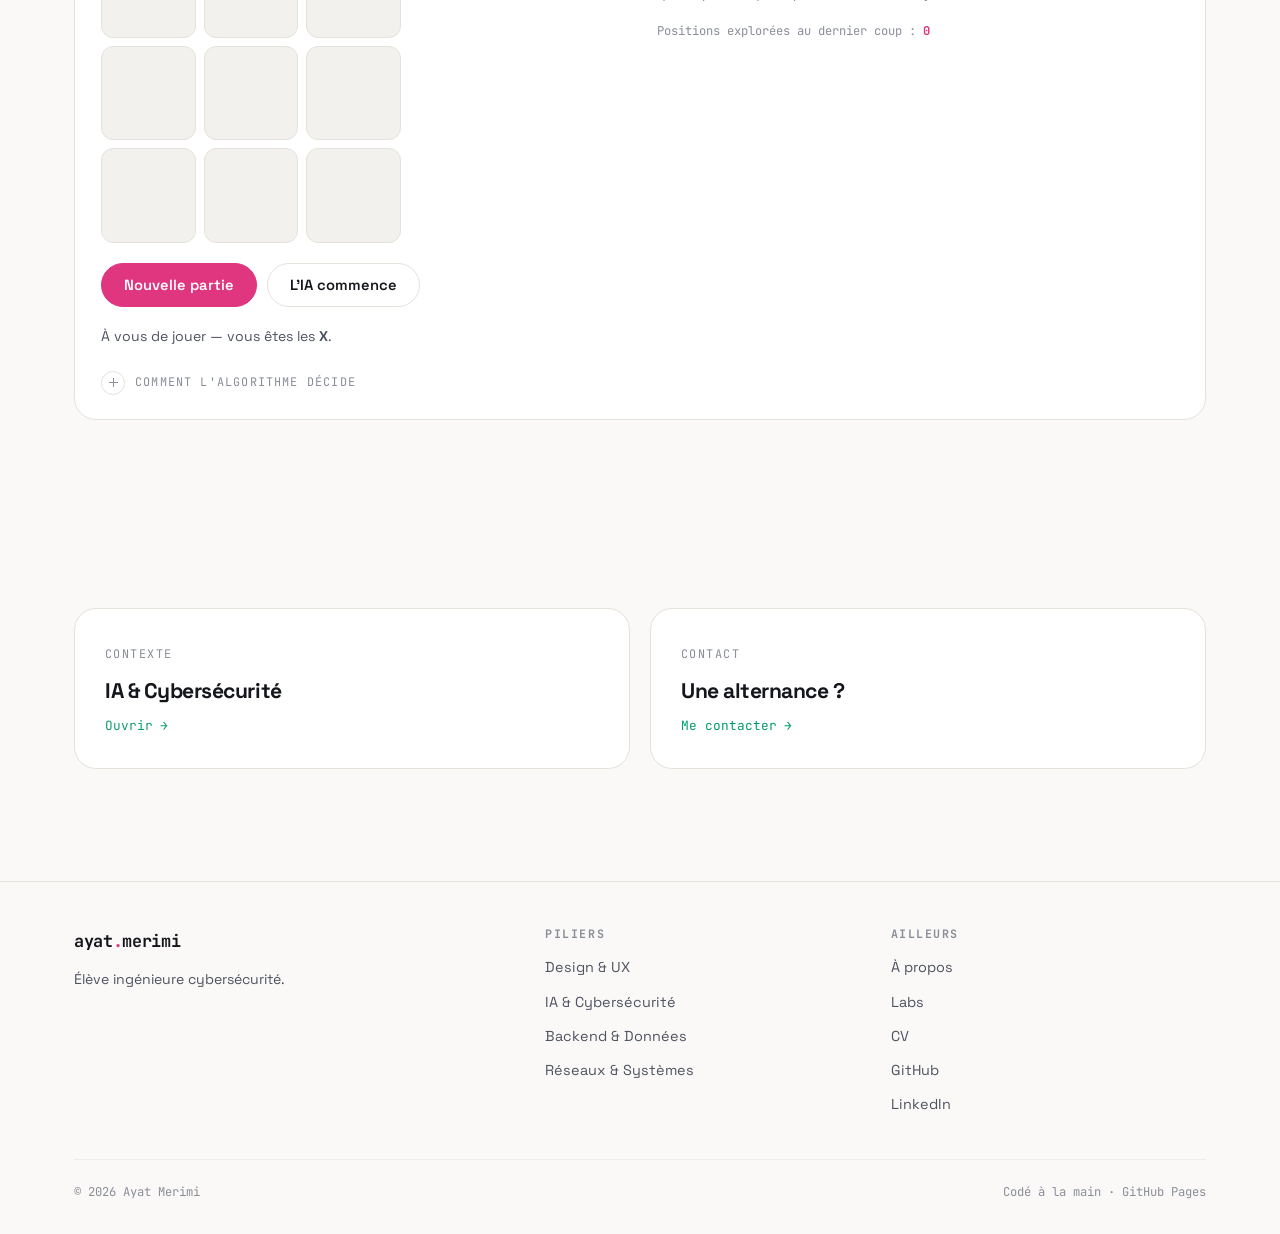
<file: labs.html>
<!DOCTYPE html>
<html lang="fr" data-theme="light">
<head>
<meta charset="utf-8">
<meta name="viewport" content="width=device-width, initial-scale=1">
<title>Labs — Ayat Merimi</title>
<meta name="description" content="Trois outils issus de mes projets, exécutés dans votre navigateur : anonymiseur de plaques RGPD, filtres d'image en niveaux de gris et morpion contre un algorithme MinMax.">
<link rel="canonical" href="https://merimia.github.io/labs.html">
<meta property="og:title" content="Labs — Ayat Merimi">
<meta property="og:description" content="Trois de mes projets, utilisables tout de suite.">
<meta property="og:image" content="https://merimia.github.io/assets/img/og.png">
<meta property="og:type" content="website">
<meta name="twitter:card" content="summary_large_image">
<link rel="icon" href="data:image/svg+xml,<svg xmlns='http://www.w3.org/2000/svg' viewBox='0 0 100 100'><rect width='100' height='100' rx='22' fill='%23faf9f7'/><text y='72' x='50' text-anchor='middle' font-size='58' font-family='monospace' fill='%23ff5fa2'>&#8250;</text></svg>">
<link rel="preconnect" href="https://fonts.googleapis.com">
<link rel="preconnect" href="https://fonts.gstatic.com" crossorigin>
<link href="https://fonts.googleapis.com/css2?family=JetBrains+Mono:wght@400;500;700&family=Space+Grotesk:wght@400;500;600;700&display=swap" rel="stylesheet">
<link rel="stylesheet" href="assets/css/main.css">
<link rel="stylesheet" href="assets/css/fx.css">
</head>
<body>

<div id="progress"></div>
<a class="skip-link" href="#main">Aller au contenu</a>

<header class="nav">
  <div class="wrap">
    <a class="brand" href="index.html">ayat<span>.</span>merimi</a>
    <nav class="nav-links" id="nav-links" aria-label="Navigation principale">
      <a href="index.html">Accueil</a>
      <a href="apropos.html">À propos</a>
      <a href="design.html">Design</a>
      <a href="ia-cyber.html">IA&nbsp;&amp;&nbsp;Cyber</a>
      <a href="backend.html">Backend</a>
      <a href="reseaux.html">Réseaux</a>
      <a href="labs.html" class="active" aria-current="page">Labs</a>
      <a href="index.html#contact">Contact</a>
    </nav>
    <button class="icon-btn" id="theme-btn" aria-label="Changer de thème">◑</button>
    <button class="icon-btn burger" id="burger" aria-label="Menu" aria-expanded="false" aria-controls="nav-links">☰</button>
  </div>
</header>

<main id="main">

<section class="hero" style="padding-bottom:52px">
  <div class="wrap">
    <p class="eyebrow rv in">Mes projets, en vrai</p>
    <h1 class="rv in" style="max-width:8ch">Labs</h1>
    <p class="lede rv in rv-d1" style="margin-top:24px">
      Trois de mes travaux, portés dans le navigateur. Utilisez-les.
    </p>
    <p class="rv in rv-d2" style="font-family:var(--f-mono);font-size:.78rem;color:var(--txt-3);margin-top:18px">
      Aucun serveur, aucune requête réseau, aucune donnée transmise.
    </p>
    <div class="row rv in rv-d3" style="margin-top:28px">
      <a class="chip" href="#lab-plaque">01 · Anonymiseur de plaques</a>
      <a class="chip" href="#lab-filtres">02 · Filtres d'image</a>
      <a class="chip" href="#lab-morpion">03 · Morpion &amp; MinMax</a>
    </div>
  </div>
</section>

<hr class="divider">

<!-- ===================== LAB 1 — PLAQUES ===================== -->
<section id="lab-plaque" style="padding-bottom:52px">
  <div class="wrap">
    <div class="lab rv" data-pillar="cyber">
      <div class="lab-head">
        <span class="card-ico"><svg class="ico"><use href="#i-eye"/></svg></span>
        <div>
          <p class="card-meta" style="margin:0 0 3px">Lab 01 — issu de mon projet de reconnaissance de plaques</p>
          <h3>Anonymiseur de plaques d'immatriculation</h3>
          <p>Chargez une photo : détection des zones candidates, puis floutage irréversible.</p>
        </div>
      </div>
      <div class="lab-body">
        <div class="dropzone" id="plate-drop" tabindex="0" role="button" aria-label="Choisir une image">
          <p><strong>Déposez une image</strong> ou cliquez</p>
          <p style="color:var(--txt-3);font-size:.78rem;margin-top:6px">Elle reste sur votre appareil</p>
        </div>
        <input type="file" id="plate-file" accept="image/*" class="sr-only">

        <div id="plate-tools" style="display:none;margin-top:20px">
          <div class="row" style="margin-bottom:16px">
            <button class="btn btn-primary" id="plate-detect">Détecter</button>
            <button class="btn" id="plate-blur">Anonymiser</button>
            <button class="btn btn-ghost" id="plate-reset">Réinitialiser</button>
            <button class="btn btn-ghost" id="plate-dl">Télécharger</button>
          </div>
          <div class="canvas-wrap"><canvas id="plate-canvas"></canvas></div>
          <p style="font-size:.78rem;color:var(--txt-3);margin-top:10px">
            Vous pouvez aussi tracer un rectangle directement sur l'image.
          </p>
        </div>

        <div id="plate-status" style="margin-top:18px"></div>

        <details class="more">
          <summary><span class="pl"></span> Comment la détection fonctionne</summary>
          <div class="more-body">
            <div class="detail-grid">
              <div><h4>Le principe</h4><p>Une plaque, c'est beaucoup de contours verticaux serrés dans un rectangle allongé. L'outil calcule où les contours sont denses, puis cherche des rectangles au rapport d'une plaque française — environ 4,7 fois plus large que haut.</p></div>
              <div><h4>Ses limites, assumées</h4><p>Aucun modèle entraîné. Elle décroche sur les plaques inclinées, floues ou petites, et peut se tromper sur une calandre. C'est justement sa qualité : elle échoue visiblement, là où un modèle statistique se trompe en silence.</p></div>
            </div>
            <p style="font-size:.9rem;margin:16px 0 0">
              <a class="link-q" href="ia-cyber.html">Le projet complet, avec ses mesures <svg class="ico"><use href="#i-code"/></svg></a>
            </p>
          </div>
        </details>
      </div>
    </div>
  </div>
</section>

<!-- ===================== LAB 2 — FILTRES ===================== -->
<section id="lab-filtres" style="padding-top:0;padding-bottom:52px">
  <div class="wrap">
    <div class="lab rv" data-pillar="design">
      <div class="lab-head">
        <span class="card-ico"><svg class="ico"><use href="#i-swatch"/></svg></span>
        <div>
          <p class="card-meta" style="margin:0 0 3px">Lab 02 — mon TP Java « GreyImage », porté dans le navigateur</p>
          <h3>Filtres sur image en niveaux de gris</h3>
          <p>Négatif, seuillage, troncature. Chaque filtre est une seule ligne de calcul.</p>
        </div>
      </div>
      <div class="lab-body">
        <div class="dropzone" id="filt-drop" tabindex="0" role="button" aria-label="Choisir une image">
          <p><strong>Déposez une image</strong> ou cliquez</p>
          <p style="color:var(--txt-3);font-size:.78rem;margin-top:6px">Elle reste sur votre appareil</p>
        </div>
        <input type="file" id="filt-file" accept="image/*" class="sr-only">

        <div id="filt-tools" style="display:none;margin-top:20px">
          <div class="row" style="margin-bottom:18px" role="group" aria-label="Choisir un filtre">
            <button class="chip accent" data-filt="gris" aria-pressed="true">Niveaux de gris</button>
            <button class="chip" data-filt="negatif" aria-pressed="false">Négatif</button>
            <button class="chip" data-filt="seuil" aria-pressed="false">Seuillage</button>
            <button class="chip" data-filt="tronc" aria-pressed="false">Troncature</button>
          </div>

          <div class="field" id="filt-seuil-row" style="display:none">
            <label for="filt-seuil">Seuil — <span id="filt-seuil-val">128</span></label>
            <input type="range" id="filt-seuil" min="0" max="255" value="128">
          </div>
          <div class="field" id="filt-tronc-row" style="display:none">
            <label for="filt-tronc">Plafond — <span id="filt-tronc-val">180</span></label>
            <input type="range" id="filt-tronc" min="0" max="255" value="180">
          </div>

          <div class="grid g-2" style="gap:22px;align-items:start">
            <div class="canvas-wrap"><canvas id="filt-canvas"></canvas></div>
            <div>
              <p style="font-family:var(--f-mono);font-size:.7rem;letter-spacing:.1em;text-transform:uppercase;color:var(--txt-3);margin:0 0 9px">Le calcul appliqué</p>
              <p class="filt-formula" id="filt-formula">v = 0.299·R + 0.587·V + 0.114·B</p>
              <p style="font-family:var(--f-mono);font-size:.7rem;letter-spacing:.1em;text-transform:uppercase;color:var(--txt-3);margin:24px 0 9px">Histogramme des niveaux</p>
              <canvas id="filt-hist"></canvas>
              <p style="font-size:.82rem;color:var(--txt-3);margin:10px 0 0">
                Combien de pixels pour chaque valeur, du noir à gauche au blanc à droite.
              </p>
              <button class="btn btn-ghost" id="filt-dl" style="margin-top:18px">Télécharger le résultat</button>
            </div>
          </div>
        </div>

        <div id="filt-status" style="margin-top:18px"></div>

        <details class="more">
          <summary><span class="pl"></span> Ce que fait chaque filtre</summary>
          <div class="more-body">
            <div class="detail-grid">
              <div><h4>Niveaux de gris</h4><p>Trois valeurs — rouge, vert, bleu — deviennent une seule. Les coefficients ne sont pas égaux : l'œil humain est bien plus sensible au vert qu'au bleu.</p></div>
              <div><h4>Négatif</h4><p>On remplace chaque valeur par son complément à 255. Le noir devient blanc, et réciproquement.</p></div>
              <div><h4>Seuillage</h4><p>Au-dessus du seuil, blanc ; en dessous, noir. Il ne reste que deux valeurs. C'est l'étape qui précède la reconnaissance de caractères — exactement ce que fait mon projet de plaques.</p></div>
              <div><h4>Troncature</h4><p>Tout ce qui dépasse le plafond y est ramené. Les hautes lumières s'aplatissent, le reste ne bouge pas.</p></div>
            </div>
            <p style="font-size:.9rem;margin:16px 0 0">
              L'image est stockée dans un tableau à une seule dimension : le pixel de coordonnées
              <code>(x, y)</code> se trouve à l'indice <code>y × largeur + x</code>. C'était le
              cœur du TP — manipuler une grille en n'ayant qu'une ligne de mémoire.
            </p>
          </div>
        </details>
      </div>
    </div>
  </div>
</section>

<!-- ===================== LAB 3 — MORPION ===================== -->
<section id="lab-morpion" style="padding-top:0">
  <div class="wrap">
    <div class="lab rv" data-pillar="back">
      <div class="lab-head">
        <span class="card-ico"><svg class="ico"><use href="#i-grid"/></svg></span>
        <div>
          <p class="card-meta" style="margin:0 0 3px">Lab 03 — mon TP d'algorithmique</p>
          <h3>Morpion contre MinMax</h3>
          <p>L'algorithme explore toutes les parties possibles. Vous ne pouvez pas gagner.</p>
        </div>
      </div>
      <div class="lab-body">
        <div class="grid g-2" style="gap:34px;align-items:start">
          <div>
            <div class="mor-grid" id="mor-board"></div>
            <div class="row" style="margin-top:20px">
              <button class="btn btn-primary" id="mor-reset">Nouvelle partie</button>
              <button class="btn btn-ghost" id="mor-ai-first">L'IA commence</button>
            </div>
            <div id="mor-status" style="margin-top:18px"></div>
          </div>
          <div>
            <div id="mor-scores"></div>
            <p style="font-size:.84rem;color:var(--txt-2);margin:18px 0 0">
              Avant chaque coup, l'IA note toutes les cases libres. <strong>+</strong> signifie
              qu'elle gagne, <strong>−</strong> qu'elle perd, <strong>0</strong> que la partie
              finit nulle. Elle joue la meilleure note, en rose.
            </p>
            <p style="font-family:var(--f-mono);font-size:.76rem;color:var(--txt-3);margin:16px 0 0">
              Positions explorées au dernier coup : <strong id="mor-count" style="color:var(--pink)">0</strong>
            </p>
          </div>
        </div>

        <details class="more">
          <summary><span class="pl"></span> Comment l'algorithme décide</summary>
          <div class="more-body">
            <div class="detail-grid">
              <div><h4>L'idée</h4><p>L'IA joue chaque coup possible, puis imagine votre meilleure réponse, puis sa meilleure réponse à elle, jusqu'à la fin de la partie. Elle remonte ensuite les résultats et choisit le coup dont la pire issue reste la meilleure.</p></div>
              <div><h4>D'où vient le nom</h4><p>À son tour, elle <em>maximise</em> son score. À votre tour, elle suppose que vous <em>minimisez</em> ce même score. Maximiser et minimiser en alternance : MinMax.</p></div>
              <div><h4>Pourquoi elle gagne toujours</h4><p>Le morpion ne compte que 255 168 parties complètes possibles. L'IA les explore toutes. Elle ne devine pas, elle sait — au pire, elle fait match nul.</p></div>
              <div><h4>La limite</h4><p>Cette exploration exhaustive ne tient qu'aux petits jeux. Aux échecs, il faudrait couper l'arbre et estimer les positions plutôt que les calculer.</p></div>
            </div>
          </div>
        </details>
      </div>
    </div>
  </div>
</section>

<section class="tight">
  <div class="wrap">
    <div class="grid g-2">
      <a class="gate rv" data-pillar="cyber" href="ia-cyber.html">
        <span class="gate-n">CONTEXTE</span><h3>IA &amp; Cybersécurité</h3>
        <span class="gate-go">Ouvrir <span>→</span></span>
      </a>
      <a class="gate rv rv-d1" href="index.html#contact">
        <span class="gate-n">CONTACT</span><h3>Une alternance ?</h3>
        <span class="gate-go">Me contacter <span>→</span></span>
      </a>
    </div>
  </div>
</section>

</main>

<footer>
  <div class="wrap">
    <div class="foot-grid">
      <div>
        <a class="brand" href="index.html" style="font-size:1.05rem">ayat<span>.</span>merimi</a>
        <p style="font-size:.88rem;margin-top:12px;max-width:30ch">Élève ingénieure cybersécurité.</p>
      </div>
      <div><h4>Piliers</h4><ul>
        <li><a href="design.html">Design &amp; UX</a></li>
        <li><a href="ia-cyber.html">IA &amp; Cybersécurité</a></li>
        <li><a href="backend.html">Backend &amp; Données</a></li>
        <li><a href="reseaux.html">Réseaux &amp; Systèmes</a></li>
      </ul></div>
      <div><h4>Ailleurs</h4><ul>
        <li><a href="apropos.html">À propos</a></li>
        <li><a href="labs.html">Labs</a></li>
        <li><a href="cv-ayat-merimi.pdf" target="_blank" rel="noopener">CV</a></li>
        <li><a href="https://github.com/merimia" target="_blank" rel="noopener">GitHub</a></li>
        <li><a href="https://linkedin.com/in/ayat-merimi" target="_blank" rel="noopener">LinkedIn</a></li>
      </ul></div>
    </div>
    <div class="foot-base">
      <span>© <span data-year>2026</span> Ayat Merimi</span>
      <span>Codé à la main · GitHub Pages</span>
    </div>
  </div>
</footer>

<div id="egg" role="status" aria-live="polite"></div>
<script src="assets/js/core.js" defer></script>
<script src="assets/js/fx.js" defer></script>
<script src="assets/js/labs.js" defer></script>
</body>
</html>
</file>
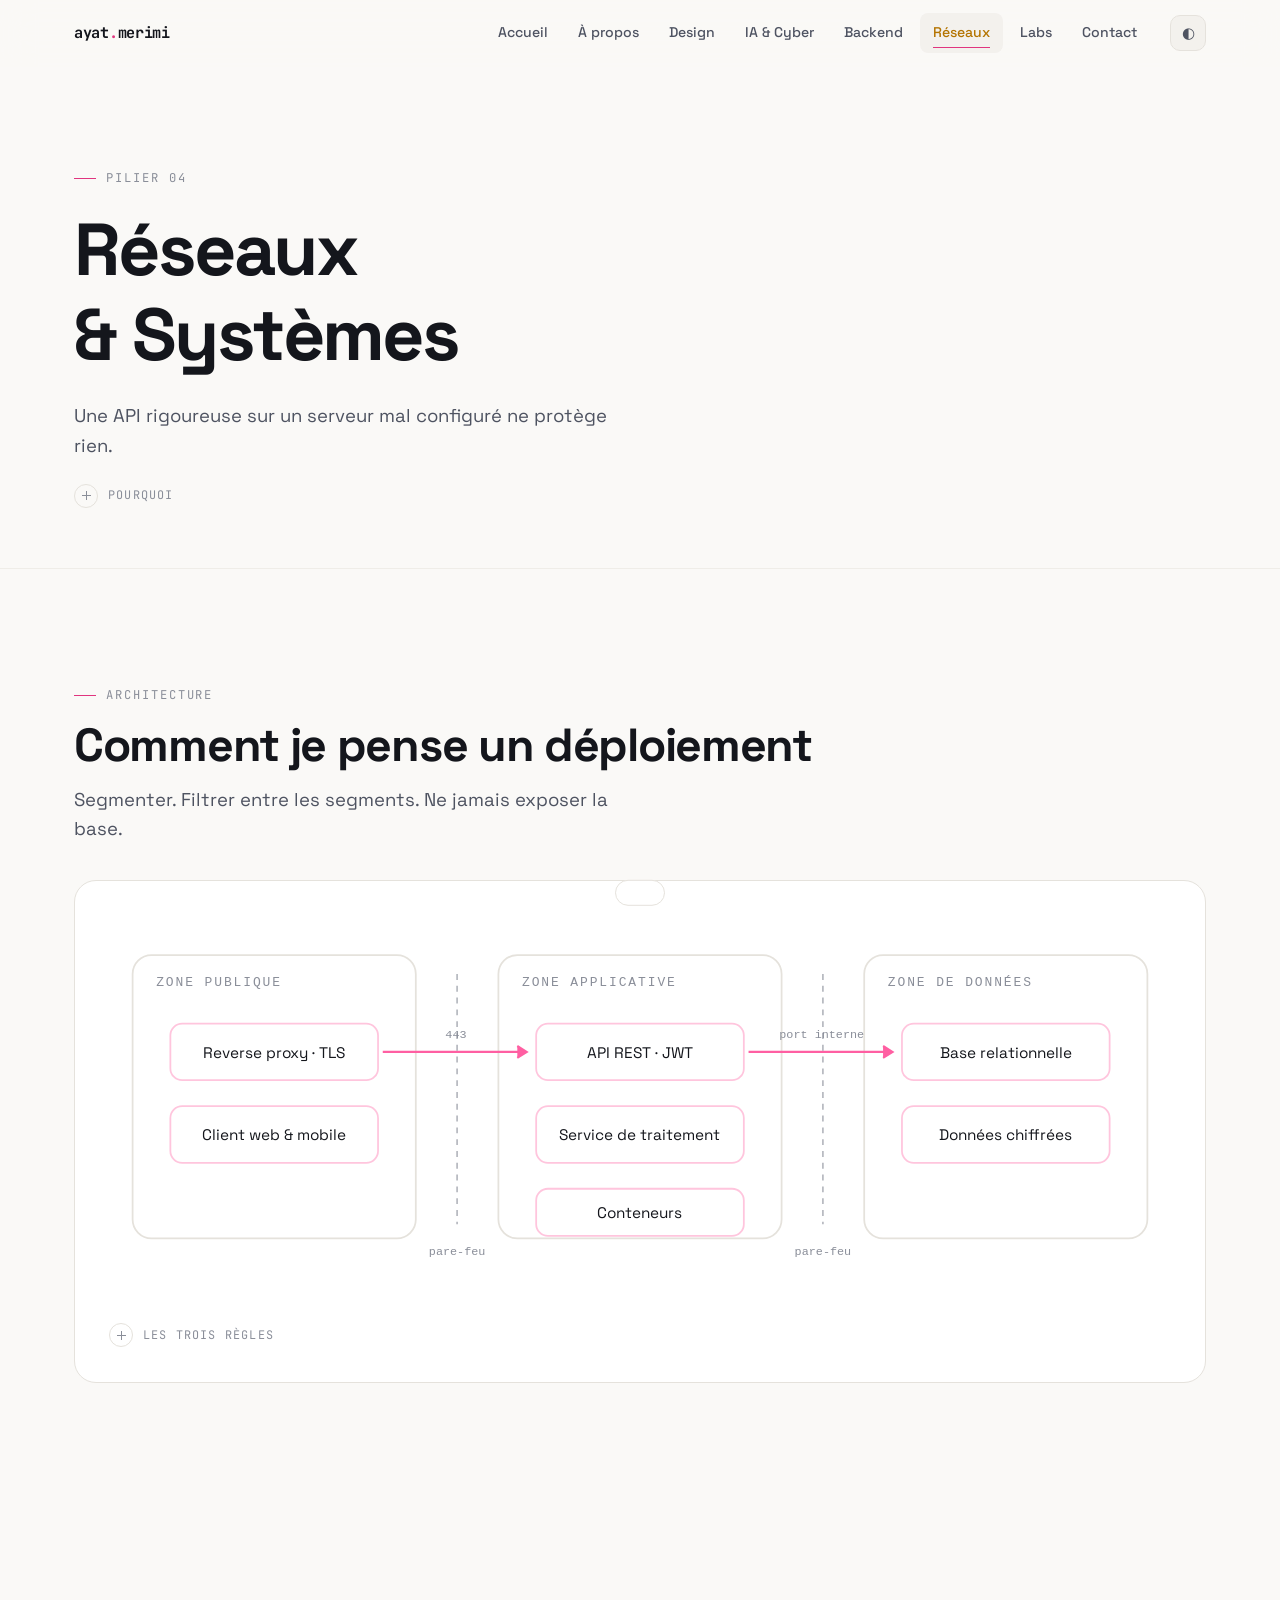
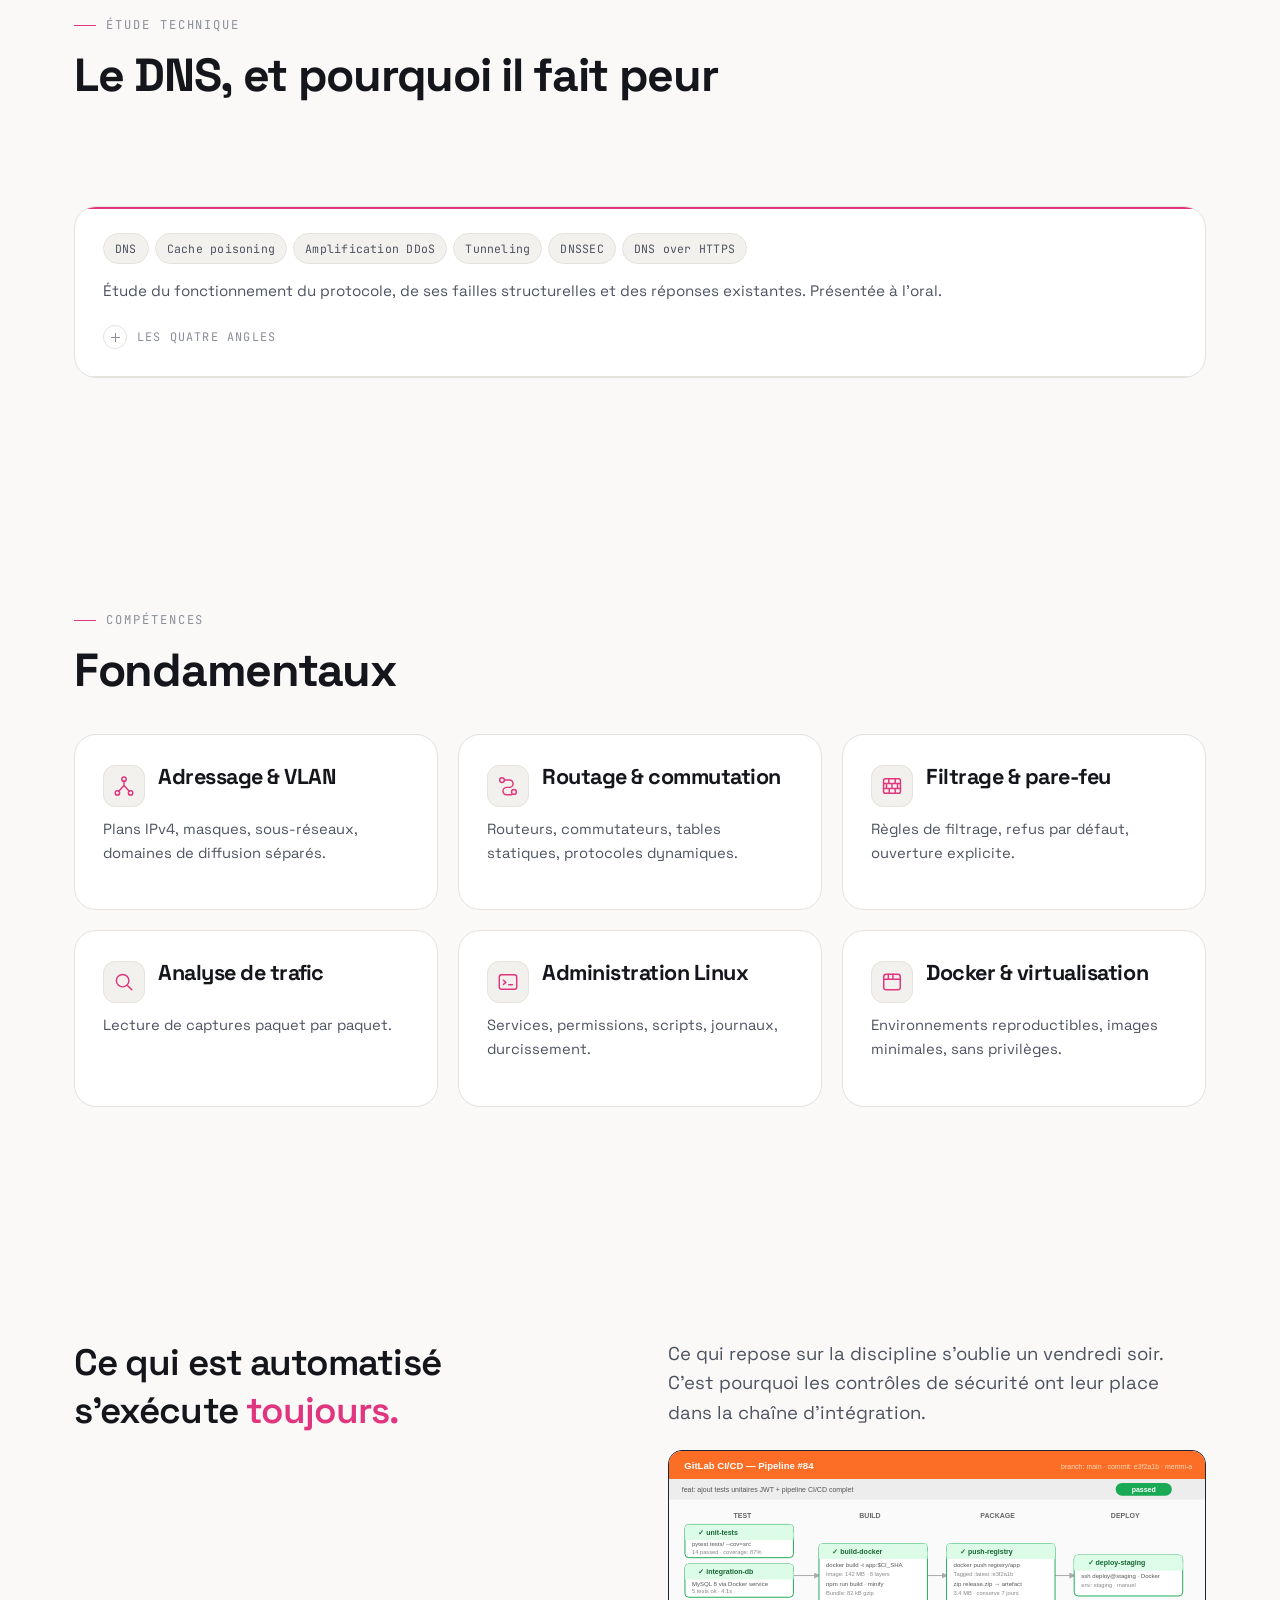
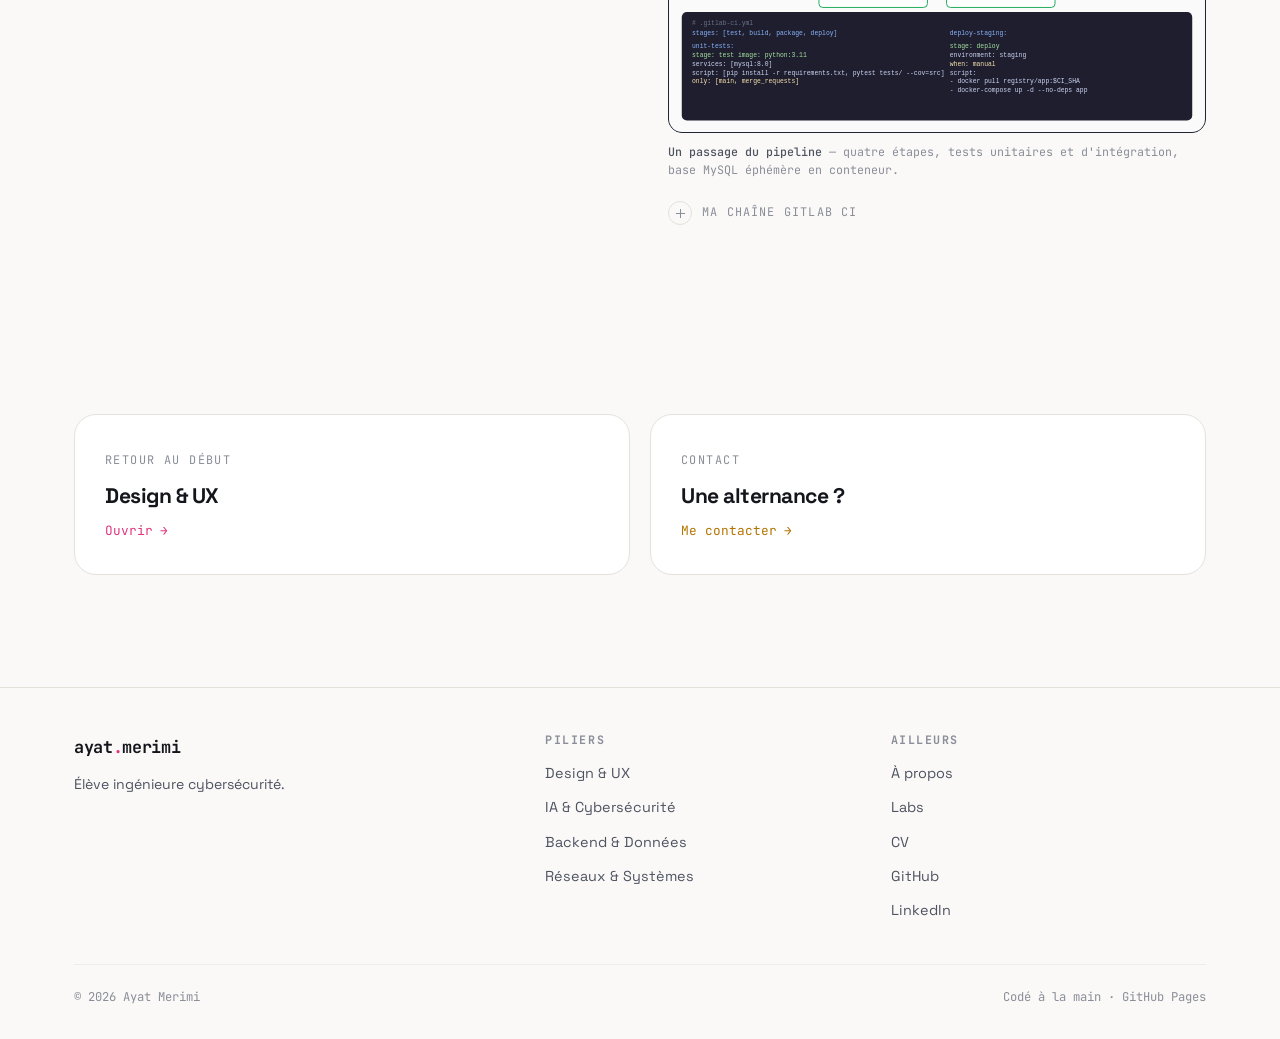
<file: reseaux.html>
<!DOCTYPE html>
<html lang="fr" data-theme="light" data-pillar="net">
<head>
<meta charset="utf-8">
<meta name="viewport" content="width=device-width, initial-scale=1">
<title>Réseaux &amp; Systèmes — Ayat Merimi</title>
<meta name="description" content="TCP/IP, segmentation VLAN, routage, pare-feu, administration Linux, virtualisation, Docker et intégration continue GitLab.">
<link rel="canonical" href="https://merimia.github.io/reseaux.html">
<meta property="og:title" content="Réseaux & Systèmes — Ayat Merimi">
<meta property="og:description" content="Comprendre la couche du dessous change la façon d'écrire celle du dessus.">
<meta property="og:image" content="https://merimia.github.io/assets/img/og.png">
<meta property="og:type" content="website">
<meta name="twitter:card" content="summary_large_image">
<link rel="icon" href="data:image/svg+xml,<svg xmlns='http://www.w3.org/2000/svg' viewBox='0 0 100 100'><rect width='100' height='100' rx='22' fill='%23faf9f7'/><text y='72' x='50' text-anchor='middle' font-size='58' font-family='monospace' fill='%23fbbf24'>&#8250;</text></svg>">
<link rel="preconnect" href="https://fonts.googleapis.com">
<link rel="preconnect" href="https://fonts.gstatic.com" crossorigin>
<link href="https://fonts.googleapis.com/css2?family=JetBrains+Mono:wght@400;500;700&family=Space+Grotesk:wght@400;500;600;700&display=swap" rel="stylesheet">
<link rel="stylesheet" href="assets/css/main.css">
<link rel="stylesheet" href="assets/css/fx.css">
</head>
<body>
<svg width="0" height="0" style="position:absolute" aria-hidden="true" focusable="false"><defs>
<symbol id="i-layout" viewBox="0 0 24 24"><rect x="3" y="4" width="18" height="16" rx="2"/><path d="M3 9h18M9 9v11"/></symbol>
<symbol id="i-palette" viewBox="0 0 24 24"><path d="M12 3a9 9 0 1 0 0 18c1 0 1.7-.8 1.7-1.7 0-.5-.2-.9-.5-1.2-.3-.3-.5-.7-.5-1.1 0-1 .8-1.7 1.7-1.7H16A5 5 0 0 0 21 11c0-4.4-4-8-9-8z"/><circle cx="7.5" cy="11" r="1.1"/><circle cx="12" cy="7.5" r="1.1"/><circle cx="16.5" cy="11" r="1.1"/></symbol>
<symbol id="i-phone" viewBox="0 0 24 24"><rect x="6" y="2.5" width="12" height="19" rx="2.5"/><path d="M10.5 18.5h3"/></symbol>
<symbol id="i-desktop" viewBox="0 0 24 24"><rect x="2.5" y="4" width="19" height="12.5" rx="2"/><path d="M8 20.5h8M12 16.5v4"/></symbol>
<symbol id="i-cube" viewBox="0 0 24 24"><path d="M12 2.8 20.5 7v10L12 21.2 3.5 17V7z"/><path d="M3.5 7 12 11.4 20.5 7M12 11.4v9.8"/></symbol>
<symbol id="i-grid" viewBox="0 0 24 24"><rect x="3" y="3" width="7.5" height="7.5" rx="1.5"/><rect x="13.5" y="3" width="7.5" height="7.5" rx="1.5"/><rect x="3" y="13.5" width="7.5" height="7.5" rx="1.5"/><rect x="13.5" y="13.5" width="7.5" height="7.5" rx="1.5"/></symbol>
<symbol id="i-eye" viewBox="0 0 24 24"><path d="M2 12s3.8-6.5 10-6.5S22 12 22 12s-3.8 6.5-10 6.5S2 12 2 12z"/><circle cx="12" cy="12" r="2.8"/></symbol>
<symbol id="i-shield" viewBox="0 0 24 24"><path d="M12 2.6 20 5.5v6c0 5-3.4 8.3-8 9.9-4.6-1.6-8-4.9-8-9.9v-6z"/><path d="m9 12 2.2 2.2L15.5 10"/></symbol>
<symbol id="i-lock" viewBox="0 0 24 24"><rect x="4.5" y="10" width="15" height="10.5" rx="2.5"/><path d="M8 10V7.5a4 4 0 0 1 8 0V10"/></symbol>
<symbol id="i-key" viewBox="0 0 24 24"><circle cx="8" cy="15.5" r="4.2"/><path d="m11.2 12.6 8.3-8.3M16.5 7.3l2.4 2.4M14.2 9.6l2.4 2.4"/></symbol>
<symbol id="i-database" viewBox="0 0 24 24"><ellipse cx="12" cy="5.8" rx="7.8" ry="3.2"/><path d="M4.2 5.8v12.4c0 1.8 3.5 3.2 7.8 3.2s7.8-1.4 7.8-3.2V5.8"/><path d="M4.2 12c0 1.8 3.5 3.2 7.8 3.2s7.8-1.4 7.8-3.2"/></symbol>
<symbol id="i-chart" viewBox="0 0 24 24"><path d="M3.5 20.5h17"/><rect x="5.5" y="11" width="3.4" height="6.5" rx="1"/><rect x="10.3" y="6.5" width="3.4" height="11" rx="1"/><rect x="15.1" y="13.5" width="3.4" height="4" rx="1"/></symbol>
<symbol id="i-bug" viewBox="0 0 24 24"><rect x="7" y="7.5" width="10" height="12" rx="5"/><path d="M9 6.2A3 3 0 0 1 15 6.2M7 12H3.2M20.8 12H17M7.6 8 4.8 5.6M16.4 8l2.8-2.4M7.6 17.6l-2.8 2.6M16.4 17.6l2.8 2.6"/></symbol>
<symbol id="i-code" viewBox="0 0 24 24"><path d="m8 7-5 5 5 5M16 7l5 5-5 5M13.5 4.5l-3 15"/></symbol>
<symbol id="i-braces" viewBox="0 0 24 24"><path d="M8.5 3.5c-2 0-2.5 1-2.5 3v2c0 2-1 3-2.5 3 1.5 0 2.5 1 2.5 3v2c0 2 .5 3 2.5 3M15.5 3.5c2 0 2.5 1 2.5 3v2c0 2 1 3 2.5 3-1.5 0-2.5 1-2.5 3v2c0 2-.5 3-2.5 3"/></symbol>
<symbol id="i-server" viewBox="0 0 24 24"><rect x="3" y="3.5" width="18" height="7" rx="2"/><rect x="3" y="13.5" width="18" height="7" rx="2"/><path d="M7 7h.01M7 17h.01"/></symbol>
<symbol id="i-layers" viewBox="0 0 24 24"><path d="m12 2.8 9 4.6-9 4.6-9-4.6z"/><path d="m3 12.5 9 4.6 9-4.6M3 17.2l9 4.6 9-4.6"/></symbol>
<symbol id="i-flask" viewBox="0 0 24 24"><path d="M9.5 2.8v6.4L4.2 18.4c-.9 1.5.2 3.3 2 3.3h11.6c1.8 0 2.9-1.8 2-3.3L14.5 9.2V2.8"/><path d="M8.5 2.8h7M6.6 14.5h10.8"/></symbol>
<symbol id="i-network" viewBox="0 0 24 24"><circle cx="12" cy="4.5" r="2.4"/><circle cx="4.8" cy="19.5" r="2.4"/><circle cx="19.2" cy="19.5" r="2.4"/><path d="M12 6.9v4.6M12 11.5 6.3 17.6M12 11.5l5.7 6.1"/></symbol>
<symbol id="i-route" viewBox="0 0 24 24"><circle cx="5.5" cy="5.5" r="2.6"/><circle cx="18.5" cy="18.5" r="2.6"/><path d="M8.1 5.5h5.4a4 4 0 0 1 0 8h-3a4 4 0 0 0 0 8h5.4"/></symbol>
<symbol id="i-wall" viewBox="0 0 24 24"><rect x="2.8" y="4" width="18.4" height="16" rx="2"/><path d="M2.8 9.3h18.4M2.8 14.7h18.4M8.5 4v5.3M15.5 4v5.3M6 9.3v5.4M12 9.3v5.4M18 9.3v5.4M9 14.7V20M15.5 14.7V20"/></symbol>
<symbol id="i-search" viewBox="0 0 24 24"><circle cx="10.5" cy="10.5" r="6.8"/><path d="m15.5 15.5 5 5"/></symbol>
<symbol id="i-terminal" viewBox="0 0 24 24"><rect x="2.5" y="4" width="19" height="16" rx="2.5"/><path d="m7 10 2.6 2.4L7 14.8M12.8 15h4"/></symbol>
<symbol id="i-box" viewBox="0 0 24 24"><rect x="3" y="3.5" width="18" height="17" rx="2.5"/><path d="M3 9h18M8 3.5V9M13 3.5V9"/></symbol>
<symbol id="i-plane" viewBox="0 0 24 24"><path d="M10.5 19.5 12 21l1.5-1.5-.6-4.4 6.4 1.9c.7.2 1.4-.4 1.2-1.1l-.5-1.7a1.6 1.6 0 0 0-.8-1L13 9.6V5a2 2 0 0 0-2-2 2 2 0 0 0-2 2v4.6l-6.2 3.6c-.4.2-.7.6-.8 1l-.5 1.7c-.2.7.5 1.3 1.2 1.1l6.4-1.9z"/></symbol>
<symbol id="i-leaf" viewBox="0 0 24 24"><path d="M4 20.5c0-8 5-14 16-15.5C21 14 16 20.5 8 20.5z"/><path d="M4 20.5C8 15 12 12 18 9.5"/></symbol>
<symbol id="i-building" viewBox="0 0 24 24"><rect x="4" y="2.8" width="16" height="18.4" rx="2"/><path d="M8.5 7h2M13.5 7h2M8.5 11.5h2M13.5 11.5h2M10 21.2v-4.4h4v4.4"/></symbol>
<symbol id="i-flag" viewBox="0 0 24 24"><path d="M5 21.5V3.2M5 4.2c4.5-2 9.5 2 14 0v9.6c-4.5 2-9.5-2-14 0"/></symbol>
<symbol id="i-list" viewBox="0 0 24 24"><path d="M9 6.5h11M9 12h11M9 17.5h11M4.5 6.5h.01M4.5 12h.01M4.5 17.5h.01"/></symbol>
<symbol id="i-swatch" viewBox="0 0 24 24"><path d="M4.5 3.5h6v13a3 3 0 0 1-6 0z"/><path d="M10.5 10.2 15 5.7l4.2 4.2-8.7 8.7M8.5 16.5h.01M12.5 20.5h7"/></symbol>
<symbol id="i-target" viewBox="0 0 24 24"><circle cx="12" cy="12" r="8.5"/><circle cx="12" cy="12" r="4.5"/><circle cx="12" cy="12" r=".8"/></symbol>
</defs></svg>

<div id="progress"></div>
<a class="skip-link" href="#main">Aller au contenu</a>

<header class="nav">
  <div class="wrap">
    <a class="brand" href="index.html">ayat<span>.</span>merimi</a>
    <nav class="nav-links" id="nav-links" aria-label="Navigation principale">
      <a href="index.html">Accueil</a>
      <a href="apropos.html">À propos</a>
      <a href="design.html">Design</a>
      <a href="ia-cyber.html">IA&nbsp;&amp;&nbsp;Cyber</a>
      <a href="backend.html">Backend</a>
      <a href="reseaux.html" class="active" aria-current="page">Réseaux</a>
      <a href="labs.html">Labs</a>
      <a href="index.html#contact">Contact</a>
    </nav>
    <button class="icon-btn" id="theme-btn" aria-label="Changer de thème">◑</button>
    <button class="icon-btn burger" id="burger" aria-label="Menu" aria-expanded="false" aria-controls="nav-links">☰</button>
  </div>
</header>

<main id="main">

<section class="hero" style="padding-bottom:60px">
  <div class="wrap">
    <p class="eyebrow rv in">Pilier 04</p>
    <h1 class="rv in" style="max-width:12ch">Réseaux<br>&amp; Systèmes</h1>
    <p class="lede rv in rv-d1" style="margin-top:24px">
      Une API rigoureuse sur un serveur mal configuré ne protège rien.
    </p>
    <details class="more rv in rv-d2">
      <summary><span class="pl"></span> Pourquoi</summary>
      <div class="more-body">
        <p style="max-width:58ch;margin-bottom:0">
          Dans un réseau à plat où toute machine parle à toutes les autres, le meilleur code du monde
          ne change rien. Comprendre la couche du dessous change la façon dont on écrit celle du dessus.
        </p>
      </div>
    </details>
  </div>
</section>

<hr class="divider">

<section>
  <div class="wrap">
    <p class="eyebrow rv">Architecture</p>
    <h2 class="rv" style="margin-bottom:12px">Comment je pense un déploiement</h2>
    <p class="lede rv rv-d1" style="margin-bottom:36px">
      Segmenter. Filtrer entre les segments. Ne jamais exposer la base.
    </p>

    <div class="card rv" style="padding:34px">
      <svg class="diagram" viewBox="0 0 900 320" role="img" aria-label="Architecture segmentée en trois zones — publique, applicative, données — séparées par des pare-feu." style="width:100%;height:auto">
        <g fill="none" stroke="var(--line)" stroke-width="1.5">
          <rect x="20"  y="34" width="240" height="240" rx="16"/>
          <rect x="330" y="34" width="240" height="240" rx="16"/>
          <rect x="640" y="34" width="240" height="240" rx="16"/>
        </g>
        <g class="d-m" font-size="11" letter-spacing="1.6" font-family="monospace">
          <text x="40" y="60">ZONE PUBLIQUE</text>
          <text x="350" y="60">ZONE APPLICATIVE</text>
          <text x="660" y="60">ZONE DE DONNÉES</text>
        </g>
        <g fill="none" stroke="rgba(255,95,162,.36)" stroke-width="1.5">
          <rect x="52"  y="92"  width="176" height="48" rx="10"/>
          <rect x="52"  y="162" width="176" height="48" rx="10"/>
          <rect x="362" y="92"  width="176" height="48" rx="10"/>
          <rect x="362" y="162" width="176" height="48" rx="10"/>
          <rect x="362" y="232" width="176" height="40" rx="10"/>
          <rect x="672" y="92"  width="176" height="48" rx="10"/>
          <rect x="672" y="162" width="176" height="48" rx="10"/>
        </g>
        <g class="d-t" font-size="13" text-anchor="middle" font-family="inherit">
          <text x="140" y="121">Reverse proxy · TLS</text>
          <text x="140" y="191">Client web &amp; mobile</text>
          <text x="450" y="121">API REST · JWT</text>
          <text x="450" y="191">Service de traitement</text>
          <text x="450" y="257">Conteneurs</text>
          <text x="760" y="121">Base relationnelle</text>
          <text x="760" y="191">Données chiffrées</text>
        </g>
        <g stroke="#ff5fa2" stroke-width="1.8" fill="none">
          <path d="M232 116 L352 116"/><path d="m346 111 8 5-8 5" fill="#ff5fa2"/>
          <path d="M542 116 L662 116"/><path d="m656 111 8 5-8 5" fill="#ff5fa2"/>
        </g>
        <g class="d-line" stroke-width="1.5" stroke-dasharray="5 5">
          <path d="M295 50 L295 262"/><path d="M605 50 L605 262"/>
        </g>
        <g class="d-m" font-size="10" text-anchor="middle" font-family="monospace">
          <text x="295" y="288">pare-feu</text><text x="605" y="288">pare-feu</text>
          <text x="294" y="104">443</text><text x="604" y="104">port interne</text>
        </g>
      </svg>

      <details class="more">
        <summary><span class="pl"></span> Les trois règles</summary>
        <div class="more-body">
          <div class="detail-grid" style="grid-template-columns:repeat(3,1fr)">
            <div><h4>Refus par défaut</h4><p>Aucun flux autorisé tant qu'il n'est pas justifié. On ouvre, on ne ferme pas.</p></div>
            <div><h4>Base jamais exposée</h4><p>Le serveur de données n'accepte que la zone applicative.</p></div>
            <div><h4>Cloisonnement</h4><p>Une compromission publique ne donne pas accès aux données.</p></div>
          </div>
        </div>
      </details>
    </div>
  </div>
</section>

<section>
  <div class="wrap">
    <p class="eyebrow rv">Étude technique</p>
    <h2 class="rv" style="margin-bottom:12px">Le DNS, et pourquoi il fait peur</h2>
    <p class="lede rv rv-d1" style="margin-bottom:32px">
      Le service dont tout dépend, et que presque personne ne surveille.
    </p>

    <div class="case rv">
      <div class="case-head">
        <div class="chips" style="margin-bottom:14px">
          <span class="chip">DNS</span><span class="chip">Cache poisoning</span>
          <span class="chip">Amplification DDoS</span><span class="chip">Tunneling</span>
          <span class="chip">DNSSEC</span><span class="chip">DNS over HTTPS</span>
        </div>
        <p style="margin:0;font-size:.95rem">
          Étude du fonctionnement du protocole, de ses failles structurelles et des réponses
          existantes. Présentée à l'oral.
        </p>
        <details class="more">
          <summary><span class="pl"></span> Les quatre angles</summary>
          <div class="more-body">
            <div class="detail-grid">
              <div><h4>Empoisonnement de cache</h4><p>Injecter une réponse falsifiée dans le cache d'un résolveur, pour rediriger silencieusement tout un réseau vers un serveur contrôlé.</p></div>
              <div><h4>Amplification en DDoS</h4><p>Une requête minuscule provoque une réponse volumineuse. En usurpant l'adresse source, l'attaquant transforme des résolveurs ouverts en artillerie contre sa cible.</p></div>
              <div><h4>Tunneling et exfiltration</h4><p>Le DNS sort de presque tous les réseaux, y compris ceux qui bloquent tout le reste. Encoder des données dans des sous-domaines en fait un canal de sortie discret — c'est le point que je trouve le plus intéressant, parce qu'il n'est pas un défaut du protocole mais de la confiance qu'on lui accorde.</p></div>
              <div><h4>Les réponses</h4><p>DNSSEC signe les réponses et rend la falsification détectable. DNS over HTTPS les chiffre et empêche l'observation passive — au prix de la visibilité pour l'équipe qui défend le réseau. Aucune des deux n'est gratuite.</p></div>
            </div>
            <p style="font-size:.9rem;margin:18px 0 0">
              <a class="link-q" href="assets/doc/presentation-dns.pdf" target="_blank" rel="noopener">Le diaporama complet (PDF) <svg class="ico"><use href="#i-code"/></svg></a>
            </p>
          </div>
        </details>
      </div>
    </div>
  </div>
</section>

<section>
  <div class="wrap">
    <p class="eyebrow rv">Compétences</p>
    <h2 class="rv" style="margin-bottom:36px">Fondamentaux</h2>

    <div class="grid g-3">
      <article class="card rv">
        <div class="card-title"><span class="card-ico"><svg class="ico"><use href="#i-network"/></svg></span>
          <div><h3>Adressage &amp; VLAN</h3></div></div>
        <p>Plans IPv4, masques, sous-réseaux, domaines de diffusion séparés.</p>
      </article>
      <article class="card rv rv-d1">
        <div class="card-title"><span class="card-ico"><svg class="ico"><use href="#i-route"/></svg></span>
          <div><h3>Routage &amp; commutation</h3></div></div>
        <p>Routeurs, commutateurs, tables statiques, protocoles dynamiques.</p>
      </article>
      <article class="card rv rv-d2">
        <div class="card-title"><span class="card-ico"><svg class="ico"><use href="#i-wall"/></svg></span>
          <div><h3>Filtrage &amp; pare-feu</h3></div></div>
        <p>Règles de filtrage, refus par défaut, ouverture explicite.</p>
      </article>
      <article class="card rv">
        <div class="card-title"><span class="card-ico"><svg class="ico"><use href="#i-search"/></svg></span>
          <div><h3>Analyse de trafic</h3></div></div>
        <p>Lecture de captures paquet par paquet.</p>
      </article>
      <article class="card rv rv-d1">
        <div class="card-title"><span class="card-ico"><svg class="ico"><use href="#i-terminal"/></svg></span>
          <div><h3>Administration Linux</h3></div></div>
        <p>Services, permissions, scripts, journaux, durcissement.</p>
      </article>
      <article class="card rv rv-d2">
        <div class="card-title"><span class="card-ico"><svg class="ico"><use href="#i-box"/></svg></span>
          <div><h3>Docker &amp; virtualisation</h3></div></div>
        <p>Environnements reproductibles, images minimales, sans privilèges.</p>
      </article>
    </div>
  </div>
</section>

<section>
  <div class="wrap">
    <div class="grid g-2" style="align-items:start;gap:56px">
      <p class="claim rv">Ce qui est automatisé s'exécute <em>toujours.</em></p>
      <div class="rv rv-d1">
        <p class="lede">
          Ce qui repose sur la discipline s'oublie un vendredi soir. C'est pourquoi les contrôles
          de sécurité ont leur place dans la chaîne d'intégration.
        </p>
            <figure class="fig dark" style="margin-top:22px">
              <img src="assets/img/schema-cicd.svg" alt="Pipeline GitLab CI en quatre étapes : test, build, package, deploy" loading="lazy">
              <figcaption><b>Un passage du pipeline</b> — quatre étapes, tests unitaires et d'intégration, base MySQL éphémère en conteneur.</figcaption>
            </figure>
        <details class="more">
          <summary><span class="pl"></span> Ma chaîne GitLab CI</summary>
          <div class="more-body">
            <div class="detail-grid">
              <div><h4>Le problème</h4><p>Tests lancés à la main, donc irrégulièrement. Les régressions se découvraient en démonstration.</p></div>
              <div><h4>Mis en place</h4><ul>
                <li>Déclenchement à chaque envoi</li>
                <li>Tests en environnement conteneurisé</li>
                <li>Service MySQL éphémère via Docker</li>
                <li>Contrôle qualité et artefacts</li>
              </ul></div>
              <div><h4>Ce que je referais</h4><p>Ma chaîne s'arrêtait aux tests. J'ajouterais un audit des dépendances vulnérables et une détection de secrets, en échec bloquant.</p></div>
            </div>
          </div>
        </details>
      </div>
    </div>
  </div>
</section>

<section class="tight">
  <div class="wrap">
    <div class="grid g-2">
      <a class="gate rv" data-pillar="design" href="design.html">
        <span class="gate-n">RETOUR AU DÉBUT</span><h3>Design &amp; UX</h3>
        <span class="gate-go">Ouvrir <span>→</span></span>
      </a>
      <a class="gate rv rv-d1" href="index.html#contact">
        <span class="gate-n">CONTACT</span><h3>Une alternance ?</h3>
        <span class="gate-go">Me contacter <span>→</span></span>
      </a>
    </div>
  </div>
</section>

</main>

<footer>
  <div class="wrap">
    <div class="foot-grid">
      <div>
        <a class="brand" href="index.html" style="font-size:1.05rem">ayat<span>.</span>merimi</a>
        <p style="font-size:.88rem;margin-top:12px;max-width:30ch">Élève ingénieure cybersécurité.</p>
      </div>
      <div><h4>Piliers</h4><ul>
        <li><a href="design.html">Design &amp; UX</a></li>
        <li><a href="ia-cyber.html">IA &amp; Cybersécurité</a></li>
        <li><a href="backend.html">Backend &amp; Données</a></li>
        <li><a href="reseaux.html">Réseaux &amp; Systèmes</a></li>
      </ul></div>
      <div><h4>Ailleurs</h4><ul>
        <li><a href="apropos.html">À propos</a></li>
        <li><a href="labs.html">Labs</a></li>
        <li><a href="cv-ayat-merimi.pdf" target="_blank" rel="noopener">CV</a></li>
        <li><a href="https://github.com/merimia" target="_blank" rel="noopener">GitHub</a></li>
        <li><a href="https://linkedin.com/in/ayat-merimi" target="_blank" rel="noopener">LinkedIn</a></li>
      </ul></div>
    </div>
    <div class="foot-base">
      <span>© <span data-year>2026</span> Ayat Merimi</span>
      <span>Codé à la main · GitHub Pages</span>
    </div>
  </div>
</footer>

<div id="egg" role="status" aria-live="polite"></div>
<script src="assets/js/core.js" defer></script>
<script src="assets/js/fx.js" defer></script>
</body>
</html>
</file>
<file: assets/css/main.css>
/* ==========================================================================
   Ayat Merimi — Portfolio
   Design system partagé
   ========================================================================== */

/* --- 1. Tokens ---------------------------------------------------------- */

:root {
  /* Fond & surfaces */
  --bg:            #06070a;
  --bg-elev:       #0b0d13;
  --surface:       #10131b;
  --surface-2:     #161a24;
  --line:          #232838;
  --line-soft:     #1a1e2a;

  /* Texte */
  --txt:           #e8ecf5;
  --txt-2:         #a4adc2;
  --txt-3:         #6b7488;

  /* Marque — le duo signature : menthe + rose */
  --brand:         #00e5a0;
  --brand-dim:     #00b47e;
  --pink:          #ff5fa2;
  --pink-soft:     rgba(255, 95, 162, .13);
  --pink-line:     rgba(255, 95, 162, .34);
  --violet:        #a855f7;

  /* Accents par pilier */
  --p-design:      #ff5fa2;
  --p-cyber:       #34d399;
  --p-back:        #56a8ff;
  --p-net:         #fbbf24;

  /* Sémantique */
  --danger:        #fb7185;
  --warn:          #fbbf24;
  --ok:            #34d399;

  /* Accent contextuel — surchargé par [data-pillar] */
  --accent:        var(--brand);
  --accent-soft:   rgba(0, 229, 160, .12);
  --accent-line:   rgba(0, 229, 160, .32);

  /* Typo */
  --f-sans: 'Space Grotesk', 'Segoe UI', system-ui, -apple-system, sans-serif;
  --f-mono: 'JetBrains Mono', 'SF Mono', Consolas, monospace;

  /* Géométrie */
  --r-sm: 8px;
  --r:    14px;
  --r-lg: 22px;
  --maxw: 1180px;

  /* Mouvement */
  --ease: cubic-bezier(.22, 1, .36, 1);
  --dur:  .55s;
}

[data-pillar="design"] { --accent: var(--p-design); --accent-soft: rgba(255,95,162,.14); --accent-line: rgba(255,95,162,.36); }
[data-pillar="cyber"]  { --accent: var(--p-cyber);  --accent-soft: rgba(52,211,153,.13);  --accent-line: rgba(52,211,153,.34); }
[data-pillar="back"]   { --accent: var(--p-back);   --accent-soft: rgba(86,168,255,.13);  --accent-line: rgba(86,168,255,.34); }
[data-pillar="net"]    { --accent: var(--p-net);    --accent-soft: rgba(251,191,36,.13);  --accent-line: rgba(251,191,36,.34); }

/* Thème clair — mode par défaut du site */
html[data-theme="light"] {
  --bg:        #faf9f7;
  --bg-elev:   #ffffff;
  --surface:   #ffffff;
  --surface-2: #f3f1ed;
  --line:      #e5e2dc;
  --line-soft: #efedE8;
  --txt:       #14161c;
  --txt-2:     #4e5361;
  --txt-3:     #8a8e99;
  --brand:     #009c6d;
  --pink:      #e0357f;
  --pink-soft: rgba(224, 53, 127, .1);
  --pink-line: rgba(224, 53, 127, .3);
  --violet:    #8b3ff0;
  --p-design:  #e0357f;
  --p-cyber:   #0f9d6b;
  --p-back:    #1f6fd0;
  --p-net:     #b47400;
}

/* --- 2. Base ------------------------------------------------------------ */

*, *::before, *::after { box-sizing: border-box; }

html {
  scroll-behavior: smooth;
  scroll-padding-top: 90px;
  -webkit-text-size-adjust: 100%;
}

body {
  margin: 0;
  background: var(--bg);
  color: var(--txt);
  font-family: var(--f-sans);
  font-size: 16.5px;
  line-height: 1.65;
  -webkit-font-smoothing: antialiased;
  overflow-x: hidden;
}

/* Fond uni, sans halo ni texture */

h1, h2, h3, h4 { line-height: 1.15; letter-spacing: -.022em; margin: 0 0 .5em; font-weight: 700; }
h1 { font-size: clamp(2.3rem, 6.2vw, 4.1rem); }
h2 { font-size: clamp(1.7rem, 3.6vw, 2.5rem); }
h3 { font-size: clamp(1.12rem, 2vw, 1.35rem); }
p  { margin: 0 0 1.1em; color: var(--txt-2); }

a { color: var(--accent); text-decoration: none; transition: opacity .2s; }
a:hover { opacity: .78; }

img { max-width: 100%; display: block; }

code, kbd, pre, .mono { font-family: var(--f-mono); }

::selection { background: var(--accent); color: var(--bg); }

:focus-visible {
  outline: 2px solid var(--accent);
  outline-offset: 3px;
  border-radius: 4px;
}

.wrap { width: 100%; max-width: var(--maxw); margin: 0 auto; padding: 0 24px; position: relative; z-index: 1; }
.sr-only {
  position: absolute; width: 1px; height: 1px; padding: 0; margin: -1px;
  overflow: hidden; clip: rect(0 0 0 0); white-space: nowrap; border: 0;
}

.skip-link {
  position: absolute; top: -60px; left: 16px; z-index: 200;
  background: var(--accent); color: var(--bg);
  padding: 10px 18px; border-radius: 0 0 var(--r-sm) var(--r-sm); font-weight: 600;
  transition: top .2s;
}
.skip-link:focus { top: 0; }

/* --- 3. Séquence de démarrage ------------------------------------------ */

#boot {
  position: fixed; inset: 0; z-index: 9999;
  background: var(--bg);
  display: flex; align-items: center; justify-content: center;
  font-family: var(--f-mono); font-size: .88rem;
  transition: opacity .5s var(--ease), visibility .5s;
}
#boot.done { opacity: 0; visibility: hidden; }
#boot .boot-inner { width: min(430px, 84vw); }
#boot .boot-line { color: var(--txt-3); margin: 3px 0; opacity: 0; }
#boot .boot-line.show { opacity: 1; }
#boot .boot-line b { color: var(--brand); font-weight: 500; }
#boot .boot-bar { height: 2px; background: var(--line); margin-top: 16px; overflow: hidden; border-radius: 2px; }
#boot .boot-bar i { display: block; height: 100%; width: 0; background: var(--brand); transition: width .9s linear; }

/* --- 4. Navigation ------------------------------------------------------ */

#progress {
  position: fixed; top: 0; left: 0; height: 2px; width: 0;
  background: linear-gradient(90deg, var(--accent), var(--brand));
  z-index: 120; transition: width .1s linear;
}

.nav {
  position: fixed; top: 0; left: 0; right: 0; z-index: 100;
  backdrop-filter: blur(16px);
  background: color-mix(in srgb, var(--bg) 78%, transparent);
  border-bottom: 1px solid transparent;
  transition: border-color .3s, background .3s;
}
.nav.scrolled { border-bottom-color: var(--line); }
.nav .wrap { display: flex; align-items: center; gap: 20px; height: 66px; }

.brand {
  font-family: var(--f-mono); font-weight: 700; font-size: .95rem;
  color: var(--txt); letter-spacing: -.02em; white-space: nowrap;
}
.brand span { color: var(--accent); }

.nav-links { display: flex; gap: 4px; margin-left: auto; align-items: center; }
.nav-links a {
  color: var(--txt-2); font-size: .88rem; font-weight: 500;
  padding: 8px 13px; border-radius: var(--r-sm);
  transition: color .2s, background .2s;
}
.nav-links a:hover, .nav-links a.active { color: var(--txt); background: var(--surface-2); opacity: 1; }
.nav-links a.active { color: var(--accent); }

.icon-btn {
  background: var(--surface-2); border: 1px solid var(--line);
  color: var(--txt-2); width: 36px; height: 36px; border-radius: 10px;
  cursor: pointer; display: grid; place-items: center; font-size: .95rem;
  transition: color .2s, border-color .2s;
}
.icon-btn:hover { color: var(--accent); border-color: var(--accent-line); }

.burger { display: none; }

@media (max-width: 900px) {
  .burger { display: grid; }
  .nav-links {
    position: absolute; top: 66px; left: 0; right: 0;
    flex-direction: column; align-items: stretch; gap: 2px;
    background: var(--bg-elev); border-bottom: 1px solid var(--line);
    padding: 12px; margin: 0;
    transform: translateY(-8px); opacity: 0; pointer-events: none;
    transition: .25s var(--ease);
  }
  .nav-links.open { transform: none; opacity: 1; pointer-events: auto; }
  .nav-links a { padding: 12px 14px; font-size: .95rem; }
}

/* --- 5. Boutons & chips ------------------------------------------------- */

.btn {
  display: inline-flex; align-items: center; gap: 9px;
  padding: 12px 22px; border-radius: 100px;
  font-family: var(--f-sans); font-size: .92rem; font-weight: 600;
  border: 1px solid var(--line); background: var(--surface-2); color: var(--txt);
  cursor: pointer; transition: .25s var(--ease); position: relative; overflow: hidden;
}
.btn:hover { border-color: var(--accent-line); transform: translateY(-2px); opacity: 1; }
.btn-primary {
  background: var(--accent); color: #04060a; border-color: var(--accent);
}
html[data-theme="light"] .btn-primary { color: #fff; }
.btn-ghost { background: transparent; }

.chip {
  display: inline-flex; align-items: center; gap: 6px;
  font-family: var(--f-mono); font-size: .72rem; letter-spacing: .02em;
  padding: 5px 11px; border-radius: 100px;
  background: var(--surface-2); border: 1px solid var(--line); color: var(--txt-2);
  white-space: nowrap;
}
.chip.accent { background: var(--accent-soft); border-color: var(--accent-line); color: var(--accent); }
.chips { display: flex; flex-wrap: wrap; gap: 6px; }

.pill-status {
  display: inline-flex; align-items: center; gap: 9px;
  font-family: var(--f-mono); font-size: .78rem;
  padding: 7px 16px; border-radius: 100px;
  background: var(--accent-soft); border: 1px solid var(--accent-line); color: var(--accent);
}
.dot {
  width: 7px; height: 7px; border-radius: 50%; background: currentColor;
  animation: pulse 2.2s infinite;
}
@keyframes pulse {
  0%, 100% { opacity: 1; box-shadow: 0 0 0 0 currentColor; }
  50%      { opacity: .5; box-shadow: 0 0 0 5px transparent; }
}

/* --- 6. Sections & titres ---------------------------------------------- */

section { padding: 92px 0; position: relative; z-index: 1; }
section.tight { padding: 62px 0; }

.eyebrow {
  font-family: var(--f-mono); font-size: .76rem; letter-spacing: .16em;
  text-transform: uppercase; color: var(--accent); margin-bottom: 14px;
  display: flex; align-items: center; gap: 10px;
}
.eyebrow::before {
  content: ''; width: 26px; height: 1px; background: var(--accent); opacity: .6;
}

.lede { font-size: 1.08rem; color: var(--txt-2); max-width: 62ch; }

.divider { height: 1px; background: var(--line-soft); border: 0; margin: 0; }

/* --- 7. Grilles & cartes ------------------------------------------------ */

.grid { display: grid; gap: 20px; }
.g-2 { grid-template-columns: repeat(2, 1fr); }
.g-3 { grid-template-columns: repeat(3, 1fr); }
.g-4 { grid-template-columns: repeat(4, 1fr); }
@media (max-width: 950px) { .g-3, .g-4 { grid-template-columns: repeat(2, 1fr); } }
@media (max-width: 640px)  { .g-2, .g-3, .g-4 { grid-template-columns: 1fr; } }

.card {
  background: var(--surface);
  border: 1px solid var(--line);
  border-radius: var(--r-lg);
  padding: 26px;
  position: relative;
  overflow: hidden;
  transition: border-color .3s var(--ease), transform .3s var(--ease);
}
.card::after {
  content: ''; position: absolute; inset: 0; pointer-events: none;
  background: radial-gradient(320px circle at var(--mx, 50%) var(--my, 0%), var(--accent-soft), transparent 70%);
  opacity: 0; transition: opacity .35s;
}
.card:hover { border-color: var(--accent-line); }
.card:hover::after { opacity: 1; }
.card > * { position: relative; z-index: 1; }

.card-title { display: flex; align-items: flex-start; gap: 13px; margin-bottom: 10px; }
.card-ico {
  flex: none; width: 42px; height: 42px; border-radius: 12px;
  display: grid; place-items: center; font-size: 1.2rem;
  background: var(--accent-soft); border: 1px solid var(--accent-line);
}
.card h3 { margin: 0 0 2px; }
.card p  { font-size: .93rem; margin-bottom: 14px; }

.card-meta {
  font-family: var(--f-mono); font-size: .7rem; letter-spacing: .1em;
  text-transform: uppercase; color: var(--txt-3); margin-bottom: 8px;
}

/* Carte « porte » vers un pilier */
.gate {
  display: block; padding: 30px;
  background: var(--surface); border: 1px solid var(--line);
  border-radius: var(--r-lg); color: var(--txt);
  position: relative; overflow: hidden;
  transition: .35s var(--ease);
}
.gate::before {
  content: ''; position: absolute; left: 0; top: 0; bottom: 0; width: 3px;
  background: var(--accent); transform: scaleY(0); transform-origin: top;
  transition: transform .4s var(--ease);
}
.gate:hover { transform: translateY(-5px); border-color: var(--accent-line); opacity: 1; }
.gate:hover::before { transform: scaleY(1); }
.gate .gate-n {
  font-family: var(--f-mono); font-size: .74rem; color: var(--txt-3); letter-spacing: .12em;
}
.gate h3 { margin: 12px 0 8px; font-size: 1.32rem; }
.gate p { font-size: .92rem; margin-bottom: 16px; }
.gate .gate-go {
  font-family: var(--f-mono); font-size: .8rem; color: var(--accent);
  display: inline-flex; align-items: center; gap: 7px;
}
.gate:hover .gate-go span { transform: translateX(4px); }
.gate .gate-go span { transition: transform .3s var(--ease); display: inline-block; }

/* --- 8. Statistiques ---------------------------------------------------- */

.stats { display: grid; grid-template-columns: repeat(4, 1fr); gap: 1px; background: var(--line-soft);
         border: 1px solid var(--line); border-radius: var(--r-lg); overflow: hidden; }
.stat { background: var(--surface); padding: 24px 18px; text-align: center; }
.stat b { display: block; font-family: var(--f-mono); font-size: 1.85rem; color: var(--accent); font-weight: 700; }
.stat span { font-size: .78rem; color: var(--txt-3); letter-spacing: .04em; }
@media (max-width: 640px) { .stats { grid-template-columns: repeat(2, 1fr); } }

/* --- 9. Terminal -------------------------------------------------------- */

.term {
  background: var(--bg-elev); border: 1px solid var(--line);
  border-radius: var(--r); overflow: hidden; font-family: var(--f-mono); font-size: .84rem;
}
.term-bar {
  display: flex; align-items: center; gap: 7px;
  padding: 10px 14px; background: var(--surface-2); border-bottom: 1px solid var(--line);
}
.term-bar i { width: 10px; height: 10px; border-radius: 50%; background: var(--line); display: block; }
.term-bar i:nth-child(1) { background: #ff5f57; }
.term-bar i:nth-child(2) { background: #febc2e; }
.term-bar i:nth-child(3) { background: #28c840; }
.term-bar em { margin-left: 8px; font-style: normal; color: var(--txt-3); font-size: .74rem; }

.term-body { padding: 16px; min-height: 240px; max-height: 340px; overflow-y: auto; }
.term-body p { margin: 0 0 3px; color: var(--txt-2); font-size: .84rem; line-height: 1.55; }
.term-body .cmd { color: var(--txt); }
.term-body .cmd b { color: var(--brand); font-weight: 400; }
.term-body .ok  { color: var(--ok); }
.term-body .err { color: var(--danger); }
.term-body .mut { color: var(--txt-3); }

.term-input { display: flex; align-items: center; gap: 8px; padding: 0 16px 14px; }
.term-input span { color: var(--brand); }
.term-input input {
  flex: 1; background: none; border: 0; outline: none;
  color: var(--txt); font-family: var(--f-mono); font-size: .84rem; padding: 4px 0;
}

.caret { display: inline-block; width: 8px; height: 1em; background: var(--brand);
         vertical-align: -2px; animation: blink 1.05s steps(2) infinite; }
@keyframes blink { 50% { opacity: 0; } }

/* --- 10. Timeline ------------------------------------------------------- */

.timeline { position: relative; padding-left: 30px; }
.timeline::before {
  content: ''; position: absolute; left: 6px; top: 6px; bottom: 6px; width: 1px;
  background: var(--line);
}
.timeline .tl-fill {
  position: absolute; left: 6px; top: 6px; width: 1px; height: 0;
  background: linear-gradient(var(--accent), transparent);
  transition: height .5s linear;
}
.tl-item { position: relative; padding-bottom: 34px; }
.tl-item::before {
  content: ''; position: absolute; left: -30px; top: 7px;
  width: 13px; height: 13px; border-radius: 50%;
  background: var(--bg); border: 2px solid var(--line);
  transition: border-color .3s, box-shadow .3s;
}
.tl-item.on::before { border-color: var(--accent); box-shadow: 0 0 0 4px var(--accent-soft); }
.tl-date { font-family: var(--f-mono); font-size: .74rem; color: var(--accent); letter-spacing: .06em; }
.tl-item h3 { font-size: 1.06rem; margin: 5px 0 2px; }
.tl-org { font-size: .84rem; color: var(--txt-3); margin-bottom: 8px; }
.tl-item p { font-size: .91rem; margin-bottom: 8px; }

/* --- 11. Étude de cas --------------------------------------------------- */

.case { border: 1px solid var(--line); border-radius: var(--r-lg); background: var(--surface); overflow: hidden; }
.case-head { padding: 26px 28px; border-bottom: 1px solid var(--line); }
.case-head h3 { margin-bottom: 8px; font-size: 1.4rem; }
.case-grid { display: grid; grid-template-columns: repeat(2, 1fr); }
.case-cell { padding: 22px 28px; border-top: 1px solid var(--line-soft); }
.case-cell:nth-child(odd) { border-right: 1px solid var(--line-soft); }
.case-cell h4 {
  font-family: var(--f-mono); font-size: .72rem; letter-spacing: .13em;
  text-transform: uppercase; color: var(--accent); margin-bottom: 9px;
}
.case-cell p, .case-cell ul { font-size: .91rem; margin: 0; color: var(--txt-2); }
.case-cell ul { padding-left: 17px; }
.case-cell li { margin-bottom: 5px; }
@media (max-width: 720px) {
  .case-grid { grid-template-columns: 1fr; }
  .case-cell:nth-child(odd) { border-right: 0; }
}

/* --- 12. Placeholder de preuve ------------------------------------------ */

.todo {
  border: 1px dashed var(--warn); border-radius: var(--r);
  background: rgba(251,191,36,.06); padding: 13px 16px;
  font-family: var(--f-mono); font-size: .77rem; color: var(--warn);
  display: flex; gap: 10px; align-items: flex-start; line-height: 1.55;
}
.todo b { font-weight: 700; }

/* Zone visuel à remplacer */
.shot {
  aspect-ratio: 16 / 10; border-radius: var(--r);
  border: 1px dashed var(--line); background: var(--surface-2);
  display: grid; place-items: center; text-align: center;
  font-family: var(--f-mono); font-size: .75rem; color: var(--txt-3);
  padding: 18px; line-height: 1.6;
}

/* --- 13. Labs ----------------------------------------------------------- */

.lab { border: 1px solid var(--line); border-radius: var(--r-lg); background: var(--surface); overflow: hidden; }
.lab-head { padding: 22px 26px; border-bottom: 1px solid var(--line); display: flex; gap: 14px; align-items: flex-start; }
.lab-head h3 { margin: 0 0 4px; font-size: 1.18rem; }
.lab-head p { margin: 0; font-size: .88rem; }
.lab-body { padding: 24px 26px; }

.field { margin-bottom: 16px; }
.field label {
  display: block; font-family: var(--f-mono); font-size: .74rem;
  letter-spacing: .1em; text-transform: uppercase; color: var(--txt-3); margin-bottom: 7px;
}
.input, textarea.input, select.input {
  width: 100%; background: var(--bg-elev); border: 1px solid var(--line);
  border-radius: var(--r-sm); color: var(--txt);
  font-family: var(--f-mono); font-size: .82rem; padding: 11px 13px;
  transition: border-color .2s; resize: vertical;
}
.input:focus { outline: none; border-color: var(--accent); }
textarea.input { line-height: 1.6; word-break: break-all; }

.out {
  background: var(--bg-elev); border: 1px solid var(--line); border-radius: var(--r-sm);
  padding: 14px; font-family: var(--f-mono); font-size: .79rem;
  white-space: pre-wrap; word-break: break-word; color: var(--txt-2); line-height: 1.6;
  max-height: 320px; overflow: auto; margin: 0;
}
.out .k { color: var(--p-back); }
.out .s { color: var(--p-cyber); }
.out .n { color: var(--p-net); }

.alert {
  display: flex; gap: 10px; align-items: flex-start;
  border-radius: var(--r-sm); padding: 11px 14px; margin-bottom: 9px;
  font-size: .84rem; line-height: 1.55; border: 1px solid;
}
.alert-danger { background: rgba(251,113,133,.09); border-color: rgba(251,113,133,.34); color: var(--danger); }
.alert-warn   { background: rgba(251,191,36,.09);  border-color: rgba(251,191,36,.34);  color: var(--warn); }
.alert-ok     { background: rgba(52,211,153,.09);  border-color: rgba(52,211,153,.34);  color: var(--ok); }

.switch { display: inline-flex; align-items: center; gap: 11px; cursor: pointer; user-select: none; }
.switch input { position: absolute; opacity: 0; pointer-events: none; }
.switch .track {
  width: 46px; height: 26px; border-radius: 100px;
  background: var(--surface-2); border: 1px solid var(--line);
  position: relative; transition: .25s var(--ease); flex: none;
}
.switch .track::after {
  content: ''; position: absolute; top: 3px; left: 3px;
  width: 18px; height: 18px; border-radius: 50%; background: var(--txt-3);
  transition: .25s var(--ease);
}
.switch input:checked + .track { background: var(--accent-soft); border-color: var(--accent); }
.switch input:checked + .track::after { transform: translateX(20px); background: var(--accent); }
.switch input:focus-visible + .track { outline: 2px solid var(--accent); outline-offset: 3px; }

.score-ring { display: flex; align-items: center; gap: 18px; margin-bottom: 18px; }
.score-ring .ring { position: relative; width: 92px; height: 92px; flex: none; }
.score-ring .ring svg { transform: rotate(-90deg); }
.score-ring .ring b {
  position: absolute; inset: 0; display: grid; place-items: center;
  font-family: var(--f-mono); font-size: 1.5rem; color: var(--accent);
}

.dropzone {
  border: 2px dashed var(--line); border-radius: var(--r);
  padding: 34px 20px; text-align: center; cursor: pointer;
  transition: border-color .25s, background .25s;
}
.dropzone:hover, .dropzone.over { border-color: var(--accent); background: var(--accent-soft); }
.dropzone p { margin: 0; font-size: .88rem; }

.canvas-wrap { position: relative; border: 1px solid var(--line); border-radius: var(--r); overflow: hidden; background: var(--bg-elev); }
.canvas-wrap canvas { width: 100%; height: auto; display: block; cursor: crosshair; }

.row { display: flex; flex-wrap: wrap; gap: 10px; align-items: center; }

/* --- 14. Révélation au scroll ------------------------------------------ */

.rv { opacity: 0; transform: translateY(22px); transition: opacity .7s var(--ease), transform .7s var(--ease); }
.rv.in { opacity: 1; transform: none; }
.rv-d1 { transition-delay: .07s; }
.rv-d2 { transition-delay: .14s; }
.rv-d3 { transition-delay: .21s; }
.rv-d4 { transition-delay: .28s; }

/* --- 15. Hero ----------------------------------------------------------- */

.hero { position: relative; padding: 132px 0 72px; overflow: hidden; }
#field { position: absolute; inset: 0; width: 100%; height: 100%; z-index: 0; opacity: .55; }
.hero .wrap { position: relative; z-index: 2; }
.hero h1 { margin: 20px 0 14px; }
.hero h1 .grad {
  background: linear-gradient(100deg, var(--brand), var(--violet) 48%, var(--pink) 82%);
  background-size: 220% 100%;
  -webkit-background-clip: text; background-clip: text; color: transparent;
  animation: gradShift 9s ease-in-out infinite;
}
@keyframes gradShift {
  0%, 100% { background-position: 0% 50%; }
  50%      { background-position: 100% 50%; }
}
.hero-sub { font-size: clamp(1rem, 2.1vw, 1.22rem); color: var(--txt-2); max-width: 60ch; margin-bottom: 26px; }
.hero-actions { display: flex; flex-wrap: wrap; gap: 11px; margin-bottom: 34px; }

.hero-split { display: grid; grid-template-columns: 1.15fr .85fr; gap: 44px; align-items: center; }
@media (max-width: 900px) { .hero-split { grid-template-columns: 1fr; gap: 32px; } }

/* --- 16. Pied de page --------------------------------------------------- */

footer { border-top: 1px solid var(--line); padding: 46px 0 32px; margin-top: 40px; }
.foot-grid { display: grid; grid-template-columns: 1.4fr 1fr 1fr; gap: 30px; margin-bottom: 34px; }
@media (max-width: 720px) { .foot-grid { grid-template-columns: 1fr; gap: 22px; } }
footer h4 { font-family: var(--f-mono); font-size: .73rem; letter-spacing: .13em;
            text-transform: uppercase; color: var(--txt-3); margin-bottom: 12px; }
footer ul { list-style: none; padding: 0; margin: 0; }
footer li { margin-bottom: 7px; }
footer li a { color: var(--txt-2); font-size: .9rem; }
footer li a:hover { color: var(--accent); }
.foot-base { display: flex; flex-wrap: wrap; gap: 12px; justify-content: space-between;
             padding-top: 22px; border-top: 1px solid var(--line-soft);
             font-family: var(--f-mono); font-size: .76rem; color: var(--txt-3); }

/* --- 17. Bandeau easter egg -------------------------------------------- */

#egg {
  position: fixed; left: 50%; bottom: 28px; transform: translate(-50%, 130%);
  background: var(--surface); border: 1px solid var(--accent-line);
  border-radius: 100px; padding: 12px 24px; z-index: 300;
  font-family: var(--f-mono); font-size: .82rem; color: var(--accent);
  box-shadow: 0 14px 40px -12px rgba(0,0,0,.65);
  transition: transform .5s var(--ease);
}
#egg.show { transform: translate(-50%, 0); }

/* --- 18. Mouvement réduit ---------------------------------------------- */

@media (prefers-reduced-motion: reduce) {
  *, *::before, *::after {
    animation-duration: .001ms !important;
    animation-iteration-count: 1 !important;
    transition-duration: .001ms !important;
    scroll-behavior: auto !important;
  }
  .rv { opacity: 1; transform: none; }
  #field { display: none; }
}

/* --- 19. Impression ----------------------------------------------------- */

@media print {
  .nav, #boot, #field, #progress, #egg, .btn { display: none !important; }
  body { background: #fff; color: #000; }
}
</file>
<file: assets/css/fx.css>
/* ==========================================================================
   Ayat Merimi — Couche d'ambiance
   Volontairement sobre : pas de lueur colorée, pas de néon, pas de bordure
   animée. Le rose sert d'accent de marque, jamais d'effet lumineux.
   ========================================================================== */

/* --- 1. Fond : uni, aucune texture ------------------------------------- */

.ambient { display: none; }

/* --- 2. Titre : dégradé fixe, deux teintes --------------------------- */

.hero h1 .grad {
  background: linear-gradient(96deg, var(--txt) 12%, var(--pink) 96%);
  -webkit-background-clip: text; background-clip: text; color: transparent;
  animation: none;
}

/* --- 3. Marque ---------------------------------------------------------- */

.brand span { color: var(--pink); background: none; -webkit-text-fill-color: currentColor; }
.brand::after {
  content: ''; position: absolute; left: 0; bottom: -3px; width: 0; height: 1px;
  background: var(--pink); transition: width .3s var(--ease);
}
.brand:hover::after { width: 100%; }

/* --- 4. Navigation ------------------------------------------------------- */

.nav-links a { position: relative; }
.nav-links a::after {
  content: ''; position: absolute; left: 13px; right: 13px; bottom: 5px; height: 1px;
  background: var(--pink);
  transform: scaleX(0); transform-origin: right;
  transition: transform .3s var(--ease);
}
.nav-links a:hover::after,
.nav-links a.active::after { transform: scaleX(1); transform-origin: left; }
@media (max-width: 900px) { .nav-links a::after { display: none; } }

/* --- 5. Pastille de disponibilité --------------------------------------- */

.pill-status {
  background: var(--pink-soft);
  border-color: var(--pink-line);
  color: var(--pink);
  animation: none;
  box-shadow: none;
}
.pill-status .dot { animation: softpulse 3s ease-in-out infinite; }
@keyframes softpulse { 0%, 100% { opacity: 1; } 50% { opacity: .45; } }

/* --- 6. Cartes & portes : élévation discrète ---------------------------- */

.gate:hover {
  border-color: var(--pink-line);
  box-shadow: 0 14px 30px -22px rgba(0, 0, 0, .7);
}
.gate::before { background: var(--pink); }

.card:hover { border-color: var(--line); }
.card::after { display: none; }

.card-ico { background: var(--surface-2); border-color: var(--line); }

/* --- 7. Chips ------------------------------------------------------------ */

.chip { transition: border-color .2s, color .2s; }
.chip:hover { border-color: var(--pink-line); color: var(--pink); transform: none; box-shadow: none; }
button.chip { cursor: pointer; font-family: var(--f-mono); }
.chip.accent { background: var(--surface-2); border-color: var(--line); color: var(--txt-2); }

/* --- 8. Boutons ---------------------------------------------------------- */

.btn-primary {
  background: var(--pink); border: 1px solid var(--pink); color: #fff;
  box-shadow: none;
}
.btn-primary:hover {
  background: color-mix(in srgb, var(--pink) 88%, #000);
  border-color: color-mix(in srgb, var(--pink) 88%, #000);
  box-shadow: none; transform: translateY(-1px);
}
.btn:hover { transform: translateY(-1px); }
.btn::before { display: none; }
.btn-ghost::after { display: none; }

/* --- 9. Titres de section ------------------------------------------------ */

.eyebrow { color: var(--txt-3); }
.eyebrow::before { background: var(--pink); opacity: 1; width: 22px; }

.divider { background: var(--line-soft); }

/* --- 10. Statistiques ---------------------------------------------------- */

.stat b { color: var(--txt); background: none; -webkit-text-fill-color: currentColor; }
.stat b::after {
  content: ''; display: block; width: 20px; height: 2px;
  background: var(--pink); margin: 8px auto 0;
}

/* --- 11. Timeline -------------------------------------------------------- */

.tl-item.on::before { border-color: var(--pink); box-shadow: none; }
.timeline .tl-fill { background: var(--pink); opacity: .45; }
.tl-date { color: var(--txt-3); }

/* --- 12. Étude de cas ---------------------------------------------------- */

.case-head { position: relative; }
.case-head::before {
  content: ''; position: absolute; left: 0; right: 0; top: 0; height: 2px;
  background: var(--pink); animation: none;
}
.case-cell h4 { color: var(--txt-3); }

/* --- 13. Terminal : toujours sombre, même en thème clair ---------------- */

.term {
  background: #0c0e13;
  border-color: #212636;
  box-shadow: 0 20px 44px -30px rgba(0, 0, 0, .55);
}
.term::after { display: none; }
.term-bar { background: #151926; border-bottom-color: #212636; }
.term-bar em { color: #7b8499; }
.term-body p { color: #a4adc2; }
.term-body .cmd { color: #e8ecf5; }
.term-body .cmd b { color: #00e5a0; }
.term-body .ok { color: #34d399; }
.term-body .err { color: #fb7185; }
.term-body .mut { color: #6b7488; }
.term-input span { color: #00e5a0; }
.term-input input { color: #e8ecf5; }
.term-input input::placeholder { color: #5a6272; }

/* --- 13b. Schémas SVG : couleurs pilotées par le thème ------------------ */

.diagram .d-t { fill: var(--txt); }
.diagram .d-m { fill: var(--txt-3); }
.diagram .d-line { stroke: var(--txt-3); opacity: .6; }

/* --- 14. Labs ------------------------------------------------------------ */

.lab-head { background: transparent; border-bottom: 1px solid var(--line); }
.lab:hover { box-shadow: none; }

/* --- 15. Pied de page ---------------------------------------------------- */

footer li a { position: relative; }
footer li a::after {
  content: ''; position: absolute; left: 0; bottom: -2px; width: 0; height: 1px;
  background: var(--pink); transition: width .25s var(--ease);
}
footer li a:hover::after { width: 100%; }

/* --- 16. Barre de progression -------------------------------------------- */

#progress { background: var(--pink); box-shadow: none; height: 2px; }

/* --- 17. Sélection & défilement ------------------------------------------ */

::selection { background: var(--pink); color: #fff; }

::-webkit-scrollbar { width: 11px; height: 11px; }
::-webkit-scrollbar-track { background: var(--bg); }
::-webkit-scrollbar-thumb {
  background: var(--line); border-radius: 10px; border: 3px solid var(--bg);
}
::-webkit-scrollbar-thumb:hover { background: var(--txt-3); }

/* --- 18. Écran de démarrage ---------------------------------------------- */

#boot { background: var(--bg); }
#boot .boot-bar i { background: var(--pink); }
#boot .boot-line b { color: var(--pink); }

/* --- 19. Bandeau easter egg ---------------------------------------------- */

#egg { border-color: var(--line); color: var(--txt-2); box-shadow: none; }

/* --- 20. Icônes ----------------------------------------------------------- */

.ico {
  width: 22px; height: 22px; display: block;
  fill: none; stroke: currentColor;
  stroke-width: 1.6; stroke-linecap: round; stroke-linejoin: round;
}
.card-ico { color: var(--pink); background: var(--surface-2); border-color: var(--line); }
.ico-sm { width: 17px; height: 17px; }

/* --- 21. Respiration : moins de texte, plus d'espace --------------------- */

section { padding: 116px 0; }
section.tight { padding: 72px 0; }
.hero { padding: 168px 0 104px; }

h1 { font-size: clamp(2.6rem, 6.4vw, 4.6rem); letter-spacing: -.035em; }
h2 { font-size: clamp(1.9rem, 4vw, 2.9rem); letter-spacing: -.028em; }

.lede { font-size: 1.16rem; line-height: 1.6; max-width: 46ch; color: var(--txt-2); }
.hero-sub { font-size: clamp(1.05rem, 2vw, 1.3rem); max-width: 44ch; }

.card p { font-size: .92rem; }
.card { padding: 30px 28px; }

/* Phrase-clé : une idée, gros calibre */
.claim {
  font-size: clamp(1.5rem, 3.4vw, 2.3rem);
  line-height: 1.32; letter-spacing: -.025em;
  font-weight: 600; color: var(--txt);
  max-width: 22ch; margin: 0;
}
.claim em { font-style: normal; color: var(--pink); }

/* --- 22. Dévoilement : le détail à la demande --------------------------- */

details.more { margin-top: 20px; }
details.more > summary {
  list-style: none; cursor: pointer;
  display: inline-flex; align-items: center; gap: 10px;
  font-family: var(--f-mono); font-size: .74rem;
  letter-spacing: .1em; text-transform: uppercase;
  color: var(--txt-3);
  transition: color .25s var(--ease);
}
details.more > summary::-webkit-details-marker { display: none; }
details.more > summary::marker { content: ''; }
details.more > summary:hover { color: var(--pink); }
details.more > summary .pl {
  width: 24px; height: 24px; flex: none;
  border: 1px solid var(--line); border-radius: 50%;
  display: grid; place-items: center;
  transition: transform .35s var(--ease), border-color .25s, color .25s;
}
details.more > summary .pl::before {
  content: ''; width: 9px; height: 9px;
  background:
    linear-gradient(currentColor, currentColor) center/9px 1px no-repeat,
    linear-gradient(currentColor, currentColor) center/1px 9px no-repeat;
}
details.more > summary:hover .pl { border-color: var(--pink-line); }
details.more[open] > summary { color: var(--pink); }
details.more[open] > summary .pl { transform: rotate(135deg); border-color: var(--pink); }

details.more .more-body {
  padding-top: 18px;
  animation: unfold .45s var(--ease);
}
details.more .more-body > *:last-child { margin-bottom: 0; }
@keyframes unfold {
  from { opacity: 0; transform: translateY(-6px); }
  to   { opacity: 1; transform: none; }
}

/* Grille de détails compacte */
.detail-grid { display: grid; grid-template-columns: repeat(2, 1fr); gap: 22px 34px; }
.detail-grid h4 {
  font-family: var(--f-mono); font-size: .7rem; letter-spacing: .12em;
  text-transform: uppercase; color: var(--txt-3); margin-bottom: 7px;
}
.detail-grid p, .detail-grid ul { font-size: .9rem; margin: 0; color: var(--txt-2); }
.detail-grid ul { padding-left: 16px; }
.detail-grid li { margin-bottom: 4px; }
@media (max-width: 700px) { .detail-grid { grid-template-columns: 1fr; } }

/* --- 23. Page À propos --------------------------------------------------- */

.about-hero {
  display: grid; grid-template-columns: 1.25fr .75fr;
  gap: 56px; align-items: center;
}
@media (max-width: 820px) {
  .about-hero { grid-template-columns: 1fr; gap: 34px; }
  .about-hero .portrait { max-width: 260px; }
}

.portrait {
  width: 100%; max-width: 330px; aspect-ratio: 1; border-radius: 50%;
  background: var(--surface-2);
  border: 1px solid var(--line);
  object-fit: cover; display: block;
  position: relative; overflow: hidden;
  margin-left: auto;
  box-shadow: 0 24px 50px -34px rgba(0, 0, 0, .8);
}
.portrait::after {
  content: 'portrait'; position: absolute; inset: 0;
  display: grid; place-items: center;
  font-family: var(--f-mono); font-size: .72rem; color: var(--txt-3);
}
img.portrait::after { content: none; }

/* Récit : un fil vertical qui relie les moments */
.story { position: relative; padding-left: 34px; }
.story::before {
  content: ''; position: absolute; left: 5px; top: 10px; bottom: 10px;
  width: 1px; background: var(--line);
}
.story-step { position: relative; padding-bottom: 40px; }
.story-step:last-child { padding-bottom: 0; }
.story-step::before {
  content: ''; position: absolute; left: -34px; top: 9px;
  width: 11px; height: 11px; border-radius: 50%;
  background: var(--bg); border: 1.5px solid var(--line);
  transition: border-color .3s;
}
.story-step.on::before { border-color: var(--pink); }
.story-step h3 { font-size: 1.15rem; margin-bottom: 6px; }
.story-step .when {
  font-family: var(--f-mono); font-size: .72rem; letter-spacing: .1em;
  text-transform: uppercase; color: var(--txt-3); margin-bottom: 8px;
}
.story-step p { font-size: .96rem; max-width: 56ch; margin-bottom: 0; }

/* --- 23b. Figures & galeries -------------------------------------------- */

figure.fig { margin: 0; max-width: 780px; }
figure.fig a { display: block; line-height: 0; border-radius: var(--r); overflow: hidden; }

/* Les planches de maquettes ont besoin d'un peu plus de largeur */
figure.fig.board { max-width: 940px; }

/* Pixel art : on garde les pixels nets à l'agrandissement */
figure.fig.pixel img { image-rendering: pixelated; image-rendering: crisp-edges; }
figure.fig img,
figure.fig object,
figure.fig .fig-svg {
  width: 100%; height: auto; display: block;
  border: 1px solid var(--line);
  border-radius: var(--r);
  background: var(--surface);
  transition: border-color .25s;
}
figure.fig a:hover img { border-color: var(--pink-line); opacity: 1; }
figure.fig figcaption {
  font-family: var(--f-mono); font-size: .73rem; line-height: 1.55;
  color: var(--txt-3); margin-top: 10px;
}
figure.fig figcaption b { color: var(--txt-2); font-weight: 500; }

/* Les schémas ont un fond sombre : on les laisse respirer */
figure.fig.dark img, figure.fig.dark object { background: #0d1117; border-color: #212636; }

.fig-row { display: grid; gap: 20px; margin-top: 26px; }
.fig-row.two   { grid-template-columns: repeat(2, 1fr); }
.fig-row.three { grid-template-columns: repeat(3, 1fr); }
.fig-row.side  { grid-template-columns: 1.5fr 1fr; align-items: start; }
@media (max-width: 780px) {
  .fig-row.two, .fig-row.three, .fig-row.side { grid-template-columns: 1fr; }
}

/* Bandeau de chiffres mesurés */
.metrics {
  display: flex; flex-wrap: wrap; gap: 10px; margin: 18px 0 0;
  padding: 0; list-style: none;
}
.metrics li {
  font-family: var(--f-mono); font-size: .76rem;
  padding: 7px 13px; border-radius: 100px;
  border: 1px solid var(--pink-line); color: var(--txt-2);
  background: var(--pink-soft);
}
.metrics li b { color: var(--pink); font-weight: 700; }

/* --- 23bis. Cadres d'appareil -------------------------------------------- */

.frame {
  border: 1px solid var(--line);
  border-radius: 12px;
  overflow: hidden;
  background: var(--surface);
  box-shadow: 0 18px 40px -32px rgba(0, 0, 0, .5);
  transition: border-color .25s, transform .3s var(--ease);
}
a:hover > .frame { border-color: var(--pink-line); transform: translateY(-2px); }

.frame-bar {
  height: 32px; display: flex; align-items: center; gap: 6px;
  padding: 0 13px; background: var(--surface-2);
  border-bottom: 1px solid var(--line);
}
.frame-bar i { width: 9px; height: 9px; border-radius: 50%; background: var(--line); display: block; flex: none; }
.frame-bar em {
  font-family: var(--f-mono); font-size: .68rem; font-style: normal;
  color: var(--txt-3); margin-left: 10px; white-space: nowrap;
  overflow: hidden; text-overflow: ellipsis;
}
.frame img {
  display: block; width: 100%; height: auto;
  border: 0; border-radius: 0; background: none; box-shadow: none;
}

/* Cadre téléphone */
.frame-phone {
  max-width: 250px; margin: 0 auto;
  border-radius: 30px; padding: 8px;
  border: 1px solid var(--line); background: var(--surface-2);
  box-shadow: 0 18px 40px -30px rgba(0, 0, 0, .5);
}
.frame-phone img { border-radius: 22px; display: block; width: 100%; }

/* --- 23c. Présentations en alternance ------------------------------------ */

.show {
  display: grid;
  grid-template-columns: minmax(0, 1.02fr) minmax(0, .98fr);
  gap: 52px; align-items: center;
  margin: 0 0 78px;
}
.show > .show-visual { order: 1; min-width: 0; }
.show > .show-body   { order: 2; min-width: 0; margin-top: 0; }
.show.rev > .show-visual { order: 2; }
.show.rev > .show-body   { order: 1; }

/* Planche pleine largeur : les maquettes multi-écrans */
.show.full { display: block; }
.show.full .show-body { max-width: 66ch; margin-top: 26px; }

.show:last-child { margin-bottom: 0; }
@media (max-width: 880px) {
  .show { grid-template-columns: 1fr; gap: 24px; margin-bottom: 58px; }
  .show > .show-visual, .show > .show-body,
  .show.rev > .show-visual, .show.rev > .show-body { order: unset; }
}

.show-head {
  display: flex; align-items: baseline; gap: 14px;
  margin-bottom: 18px; flex-wrap: wrap;
}
.show-n {
  font-family: var(--f-mono); font-size: .72rem; letter-spacing: .14em;
  color: var(--pink); flex: none;
}
.show-head h3 { font-size: clamp(1.35rem, 2.6vw, 1.85rem); margin: 0; letter-spacing: -.022em; }
.show-head .card-meta { margin: 0; }

.show-body { margin-top: 24px; max-width: 64ch; }
.show-body > p { font-size: 1rem; }
.show-body > p:last-of-type { margin-bottom: 0; }

/* Variante : visuel étroit à gauche, texte à droite */
.show.side {
  display: grid; grid-template-columns: minmax(0, .82fr) minmax(0, 1.18fr);
  gap: 48px; align-items: center;
}
.show.side .show-body { margin-top: 0; }
.show.side .show-head { margin-bottom: 14px; }
.show.side figure.fig { max-width: none; }
@media (max-width: 860px) {
  .show.side { grid-template-columns: 1fr; gap: 26px; }
  .show.side figure.fig { max-width: 420px; }
  .show { margin-bottom: 58px; }
}

/* Le visuel respire */
.show figure.fig img { box-shadow: 0 26px 60px -44px rgba(0, 0, 0, .55); }
.show figure.fig a:hover img { border-color: var(--pink-line); }

/* --- 23d. Morpion --------------------------------------------------------- */

.mor-grid {
  display: grid; grid-template-columns: repeat(3, 1fr);
  gap: 8px; width: 100%; max-width: 300px;
}
.mor-cell {
  aspect-ratio: 1; border: 1px solid var(--line); border-radius: 12px;
  background: var(--surface-2); cursor: pointer;
  font-family: var(--f-sans); font-size: 2rem; font-weight: 700;
  color: var(--txt); line-height: 1;
  display: grid; place-items: center;
  transition: border-color .2s, background .2s, transform .15s var(--ease);
}
.mor-cell:not(:disabled):hover { border-color: var(--pink); transform: translateY(-2px); }
.mor-cell:disabled { cursor: default; }
.mor-cell.filled { color: var(--txt); }
.mor-cell.win { border-color: var(--pink); background: var(--pink-soft); color: var(--pink); }

.mor-scores-grid { max-width: 220px; gap: 6px; }
.mor-score {
  aspect-ratio: 1; border-radius: 9px;
  background: var(--surface-2); border: 1px solid var(--line-soft);
  display: grid; place-items: center;
  font-family: var(--f-mono); font-size: .9rem; color: var(--txt-3);
}
.mor-score.chosen { border-color: var(--pink); color: var(--pink); background: var(--pink-soft); font-weight: 700; }

/* --- 23e. Filtres d'image ------------------------------------------------- */

#filt-hist { width: 100%; height: 80px; display: block; border-radius: var(--r-sm); background: var(--bg-elev); }

.filt-formula {
  font-family: var(--f-mono); font-size: .84rem; color: var(--pink);
  background: var(--pink-soft); border: 1px solid var(--pink-line);
  border-radius: var(--r-sm); padding: 10px 14px; display: inline-block;
}

input[type="range"] {
  width: 100%; accent-color: var(--pink); height: 22px;
}

/* --- 23f. Mosaïque personnelle ------------------------------------------- */

.mosaic {
  display: grid;
  grid-template-columns: repeat(6, 1fr);
  grid-auto-rows: 96px;
  gap: 14px;
  max-width: 940px;
}
.mosaic figure { margin: 0; position: relative; overflow: hidden; border-radius: var(--r); }
.mosaic img {
  width: 100%; height: 100%; object-fit: cover; display: block;
  border: 1px solid var(--line);
  border-radius: var(--r);
  transition: transform .55s var(--ease), border-color .25s;
}
.mosaic figure:hover img { transform: scale(1.04); border-color: var(--pink-line); }

/* La légende n'apparaît qu'au survol, ou en permanence au toucher */
.mosaic figcaption {
  position: absolute; left: 0; right: 0; bottom: 0;
  padding: 26px 14px 12px;
  font-family: var(--f-mono); font-size: .72rem; line-height: 1.4;
  color: #fff;
  background: linear-gradient(transparent, rgba(0, 0, 0, .72));
  border-radius: 0 0 var(--r) var(--r);
  opacity: 0; transform: translateY(6px);
  transition: opacity .3s var(--ease), transform .3s var(--ease);
  pointer-events: none;
}
.mosaic figure:hover figcaption,
.mosaic figure:focus-within figcaption { opacity: 1; transform: none; }
@media (hover: none) { .mosaic figcaption { opacity: 1; transform: none; } }

/* Gabarits — trois portraits en haut, trois paysages en dessous. Aucun trou. */
.m-a, .m-b, .m-c { grid-column: span 2; grid-row: span 4; }   /* portrait */
.m-d, .m-e, .m-f { grid-column: span 2; grid-row: span 3; }   /* paysage court */

@media (max-width: 820px) {
  .mosaic { grid-template-columns: repeat(4, 1fr); grid-auto-rows: 92px; max-width: none; }
  .m-a, .m-b { grid-column: span 2; grid-row: span 4; }
  .m-c       { grid-column: span 4; grid-row: span 3; }
  .m-d, .m-e { grid-column: span 2; grid-row: span 3; }
  .m-f       { grid-column: span 4; grid-row: span 3; }
}
@media (max-width: 520px) {
  .mosaic { grid-template-columns: repeat(2, 1fr); grid-auto-rows: 84px; }
  .m-a, .m-b { grid-column: span 1; grid-row: span 4; }
  .m-c, .m-d, .m-e, .m-f { grid-column: span 2; grid-row: span 3; }
}

/* --- 24. Lien discret ---------------------------------------------------- */

.link-q {
  display: inline-flex; align-items: center; gap: 7px;
  font-family: var(--f-mono); font-size: .76rem;
  letter-spacing: .06em; color: var(--txt-3);
  transition: color .25s, gap .25s var(--ease);
}
.link-q:hover { color: var(--pink); gap: 11px; opacity: 1; }
.link-q .ico { width: 14px; height: 14px; }

/* --- 24. Mouvement réduit ------------------------------------------------ */

@media (prefers-reduced-motion: reduce) {
  .ambient { display: none !important; }
  .pill-status .dot { animation: none; }
  details.more .more-body { animation: none; }
}
</file>
<file: assets/css/robot.css>
/* ==========================================================================
   Ayat Merimi — Mascotte « bit »
   Petit robot de terminal, présent uniquement sur la page Design & UX.
   Il avance au rythme du défilement : décoratif, mais indexé sur une
   information réelle — la progression dans la page.
   ========================================================================== */

#bit {
  position: fixed;
  left: 0;
  bottom: 14px;
  z-index: 60;
  width: 46px;
  height: 54px;
  pointer-events: none;
  will-change: transform;
  transition: transform .18s linear;
}

#bit .bit-btn {
  pointer-events: auto;
  background: none;
  border: 0;
  padding: 0;
  cursor: pointer;
  display: block;
  line-height: 0;
}
#bit .bit-btn:focus-visible { outline: 2px solid var(--pink); outline-offset: 4px; border-radius: 6px; }

/* Rebond de marche — actif seulement pendant le défilement */
#bit .bit-body { transition: transform .1s linear; }
#bit.walk .bit-body { animation: bitHop .42s ease-in-out infinite; }
@keyframes bitHop {
  0%, 100% { transform: translateY(0); }
  50%      { transform: translateY(-3px); }
}

/* Jambes alternées */
#bit.walk .leg-l { animation: legA .42s ease-in-out infinite; }
#bit.walk .leg-r { animation: legB .42s ease-in-out infinite; }
@keyframes legA { 0%, 100% { transform: translateY(0); } 50% { transform: translateY(-3px); } }
@keyframes legB { 0%, 100% { transform: translateY(-3px); } 50% { transform: translateY(0); } }

/* Antenne : clignote lentement à l'arrêt, plus vite en marche */
#bit .ant { animation: bitAnt 2.6s ease-in-out infinite; }
#bit.walk .ant { animation-duration: 1s; }
@keyframes bitAnt { 0%, 100% { opacity: 1; } 50% { opacity: .3; } }

/* Yeux : clignement occasionnel */
#bit .eyes { animation: bitBlink 5.4s infinite; transform-origin: center; }
@keyframes bitBlink { 0%, 94%, 100% { transform: scaleY(1); } 97% { transform: scaleY(.12); } }

/* Orientation selon le sens du défilement */
#bit.left .bit-flip { transform: scaleX(-1); transform-origin: center; }

/* Bulle */
#bit .bit-say {
  position: absolute;
  bottom: 58px;
  left: 50%;
  transform: translate(-50%, 6px);
  width: max-content;
  max-width: 250px;
  background: var(--surface);
  border: 1px solid var(--line);
  border-radius: 10px;
  padding: 9px 13px;
  font-size: .78rem;
  line-height: 1.5;
  color: var(--txt-2);
  opacity: 0;
  visibility: hidden;
  transition: opacity .22s var(--ease), transform .22s var(--ease), visibility .22s;
}
#bit .bit-say::after {
  content: '';
  position: absolute;
  left: 50%;
  bottom: -5px;
  width: 8px; height: 8px;
  margin-left: -4px;
  background: var(--surface);
  border-right: 1px solid var(--line);
  border-bottom: 1px solid var(--line);
  transform: rotate(45deg);
}
#bit.say .bit-say { opacity: 1; visibility: visible; transform: translate(-50%, 0); }

@media (max-width: 760px) { #bit { display: none; } }

@media (prefers-reduced-motion: reduce) {
  #bit { transition: none; }
  #bit .ant, #bit .eyes, #bit.walk .bit-body,
  #bit.walk .leg-l, #bit.walk .leg-r { animation: none; }
}
</file>
